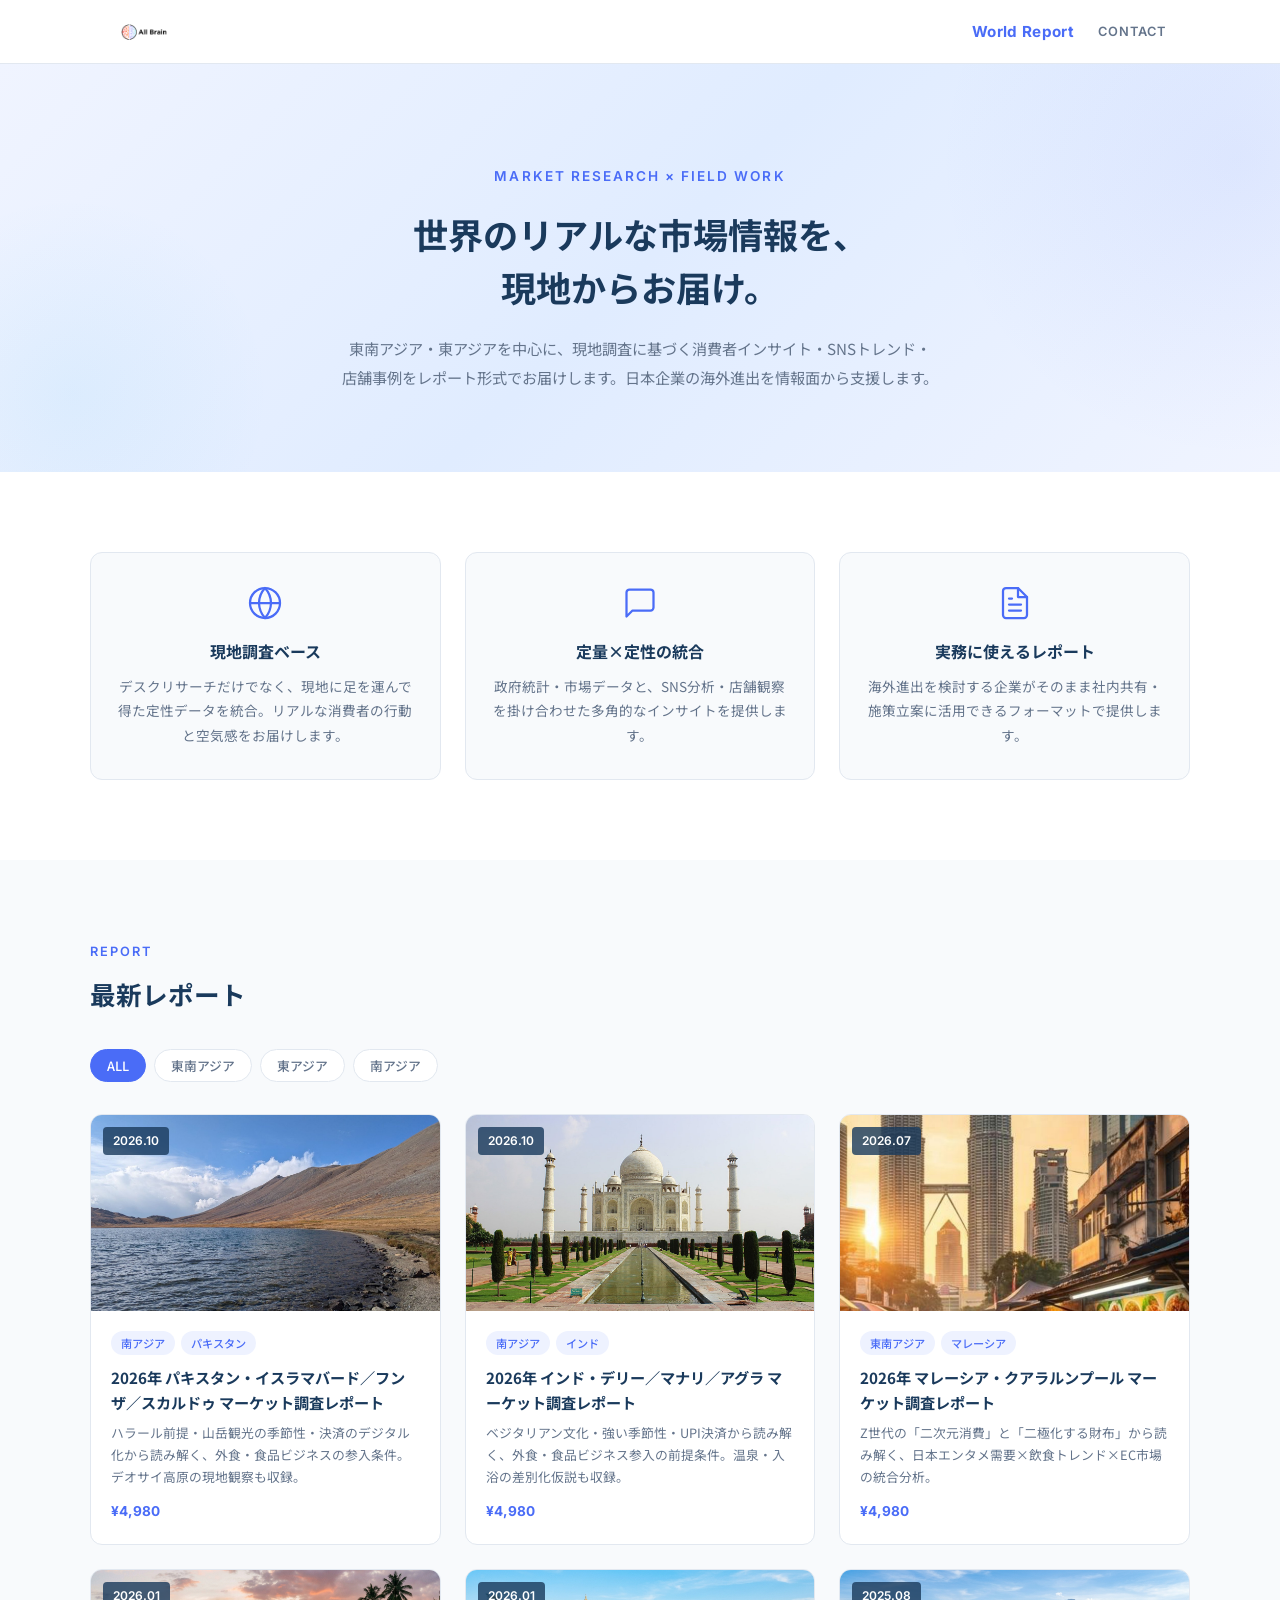
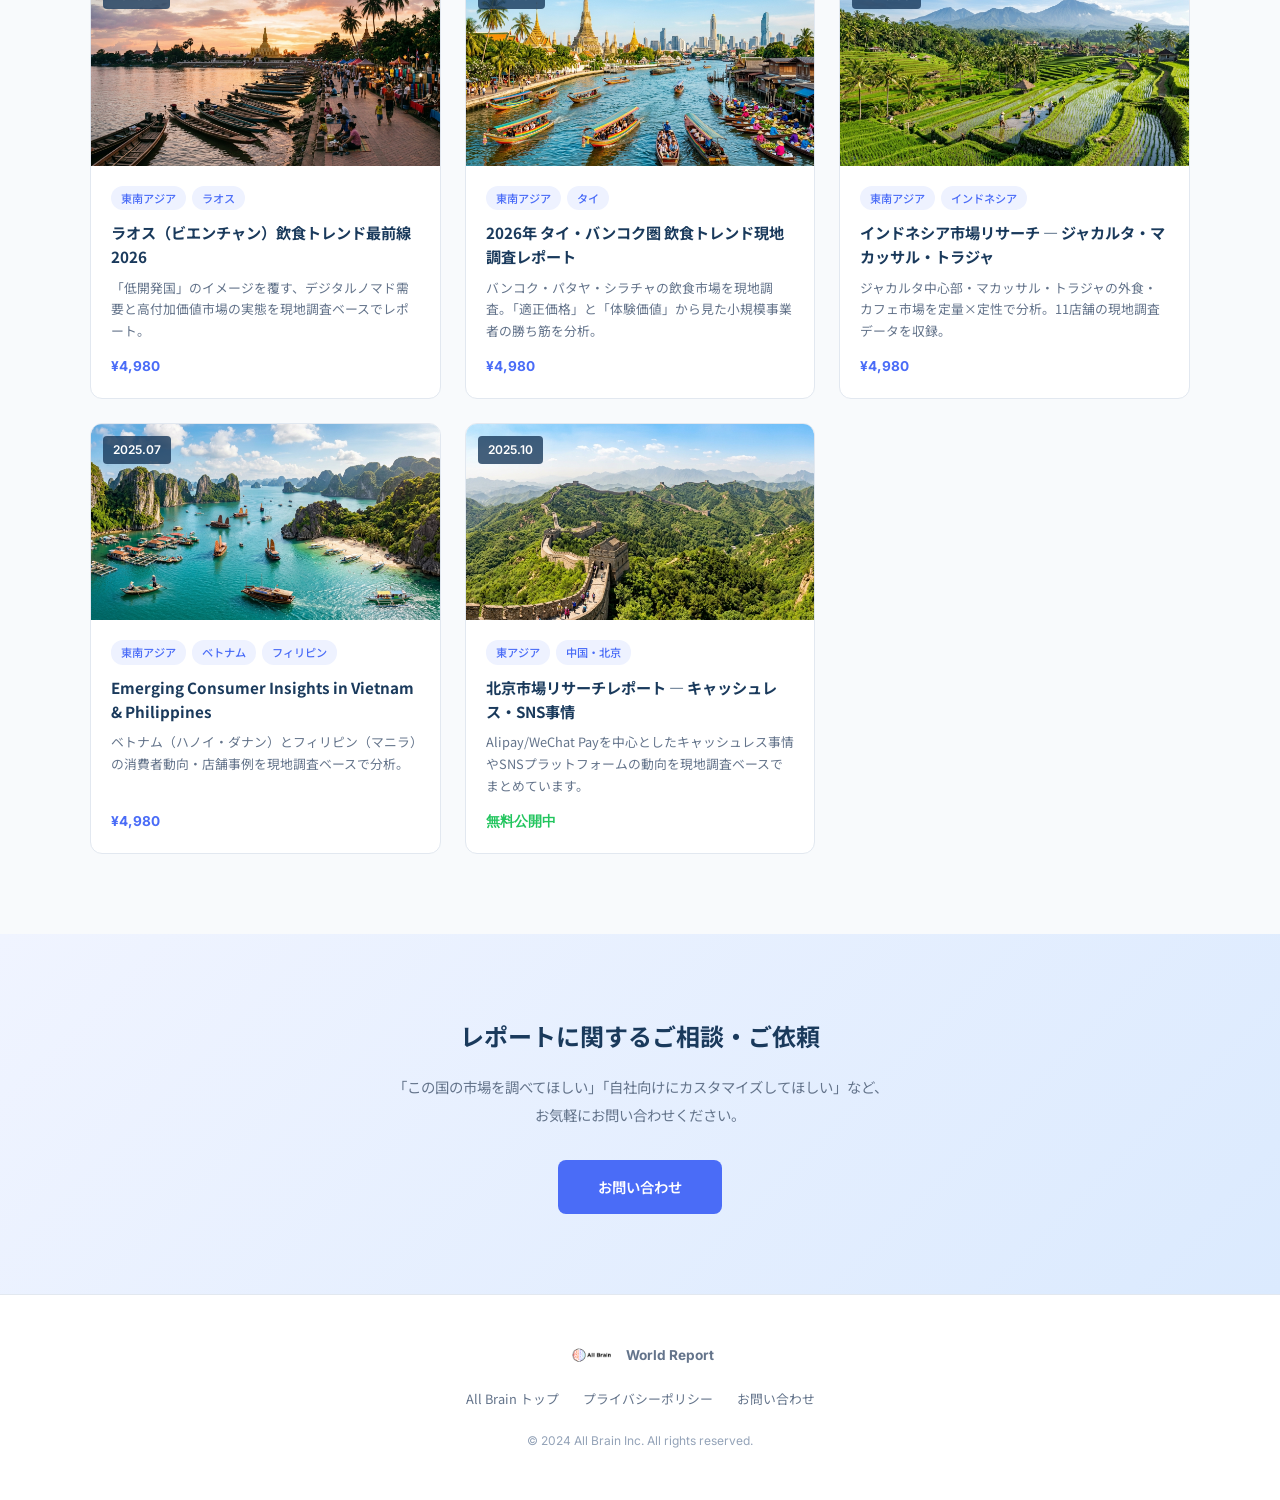
<file: index.html>
<!DOCTYPE html>
<html lang="ja">
<head>
  <meta charset="UTF-8">
  <meta name="viewport" content="width=device-width, initial-scale=1.0">
  <title>World Report｜世界のリアルな市場情報を現地からお届け</title>
  <meta name="description" content="World Report は、東南アジア・東アジアを中心に、現地調査に基づく市場インサイトレポートを提供するメディアです。">
  <meta property="og:title" content="World Report｜世界のリアルな市場情報を現地からお届け">
  <meta property="og:description" content="各国の消費者動向・SNSトレンド・店舗事例を現地調査レポートで発信。">
  <meta property="og:type" content="website">
  <meta property="og:url" content="https://worldreport.allbrain.one">
  <meta property="og:image" content="https://worldreport.allbrain.one/img/og-image.png">
  <link rel="icon" href="https://www.allbrain.one/img/logo-square.png">
  <link rel="preconnect" href="https://fonts.googleapis.com">
  <link rel="preconnect" href="https://fonts.gstatic.com" crossorigin>
  <link href="https://fonts.googleapis.com/css2?family=Noto+Sans+JP:wght@400;500;700&family=Inter:wght@400;500;600;700&display=swap" rel="stylesheet">
  <link rel="stylesheet" href="css/style.css">
</head>
<body>

  <!-- ========== HEADER ========== -->
  <header class="header" id="header">
    <div class="header__inner">
      <a href="https://www.allbrain.one" class="header__logo-link" title="All Brain トップへ">
        <img src="img/logo-horizontal.png" alt="All Brain" class="header__logo">
      </a>
      <nav class="header__nav">
        <a href="index.html" class="header__brand">World Report</a>
        <a href="https://www.allbrain.one/contact.html" class="header__nav-link">CONTACT</a>
      </nav>
    </div>
  </header>

  <!-- ========== HERO ========== -->
  <section class="hero">
    <div class="hero__inner">
      <p class="hero__label">MARKET RESEARCH × FIELD WORK</p>
      <h1 class="hero__title">世界のリアルな市場情報を、<br>現地からお届け。</h1>
      <p class="hero__description">東南アジア・東アジアを中心に、現地調査に基づく消費者インサイト・SNSトレンド・<br>店舗事例をレポート形式でお届けします。日本企業の海外進出を情報面から支援します。</p>
    </div>
  </section>

  <!-- ========== FEATURES ========== -->
  <section class="features" id="features">
    <div class="features__inner">
      <div class="features__grid">
        <div class="features__card">
          <div class="features__icon">
            <svg viewBox="0 0 24 24" fill="none" stroke="currentColor" stroke-width="1.5" stroke-linecap="round" stroke-linejoin="round"><circle cx="12" cy="12" r="10"/><line x1="2" y1="12" x2="22" y2="12"/><path d="M12 2a15.3 15.3 0 0 1 4 10 15.3 15.3 0 0 1-4 10 15.3 15.3 0 0 1-4-10A15.3 15.3 0 0 1 12 2z"/></svg>
          </div>
          <h3 class="features__card-title">現地調査ベース</h3>
          <p class="features__card-text">デスクリサーチだけでなく、現地に足を運んで得た定性データを統合。リアルな消費者の行動と空気感をお届けします。</p>
        </div>
        <div class="features__card">
          <div class="features__icon">
            <svg viewBox="0 0 24 24" fill="none" stroke="currentColor" stroke-width="1.5" stroke-linecap="round" stroke-linejoin="round"><path d="M21 15a2 2 0 0 1-2 2H7l-4 4V5a2 2 0 0 1 2-2h14a2 2 0 0 1 2 2z"/></svg>
          </div>
          <h3 class="features__card-title">定量×定性の統合</h3>
          <p class="features__card-text">政府統計・市場データと、SNS分析・店舗観察を掛け合わせた多角的なインサイトを提供します。</p>
        </div>
        <div class="features__card">
          <div class="features__icon">
            <svg viewBox="0 0 24 24" fill="none" stroke="currentColor" stroke-width="1.5" stroke-linecap="round" stroke-linejoin="round"><path d="M14 2H6a2 2 0 0 0-2 2v16a2 2 0 0 0 2 2h12a2 2 0 0 0 2-2V8z"/><polyline points="14 2 14 8 20 8"/><line x1="16" y1="13" x2="8" y2="13"/><line x1="16" y1="17" x2="8" y2="17"/><polyline points="10 9 9 9 8 9"/></svg>
          </div>
          <h3 class="features__card-title">実務に使えるレポート</h3>
          <p class="features__card-text">海外進出を検討する企業がそのまま社内共有・施策立案に活用できるフォーマットで提供します。</p>
        </div>
      </div>
    </div>
  </section>

  <!-- ========== ARTICLES ========== -->
  <section class="articles" id="articles">
    <div class="articles__inner">
      <p class="articles__label">REPORT</p>
      <h2 class="articles__heading">最新レポート</h2>

      <div class="articles__filter">
        <button class="articles__filter-btn is-active" data-filter="all">ALL</button>
        <button class="articles__filter-btn" data-filter="southeast-asia">東南アジア</button>
        <button class="articles__filter-btn" data-filter="east-asia">東アジア</button>
        <button class="articles__filter-btn" data-filter="south-asia">南アジア</button>
      </div>

      <div class="articles__grid">

        <!-- ── パキスタン ── -->
        <a href="articles/pakistan.html" class="article-card" data-tags="south-asia">
          <div class="article-card__thumb">
            <img src="img/thumbnails/pakistan.jpg" alt="パキスタン市場レポート">
            <span class="article-card__date">2026.10</span>
          </div>
          <div class="article-card__body">
            <div class="article-card__tags">
              <span class="article-card__tag">南アジア</span>
              <span class="article-card__tag">パキスタン</span>
            </div>
            <h3 class="article-card__title">2026年 パキスタン・イスラマバード／フンザ／スカルドゥ マーケット調査レポート</h3>
            <p class="article-card__excerpt">ハラール前提・山岳観光の季節性・決済のデジタル化から読み解く、外食・食品ビジネスの参入条件。デオサイ高原の現地観察も収録。</p>
            <span class="article-card__price">¥4,980</span>
          </div>
        </a>

        <!-- ── インド ── -->
        <a href="articles/india.html" class="article-card" data-tags="south-asia">
          <div class="article-card__thumb">
            <img src="img/thumbnails/india.jpg" alt="インド市場レポート">
            <span class="article-card__date">2026.10</span>
          </div>
          <div class="article-card__body">
            <div class="article-card__tags">
              <span class="article-card__tag">南アジア</span>
              <span class="article-card__tag">インド</span>
            </div>
            <h3 class="article-card__title">2026年 インド・デリー／マナリ／アグラ マーケット調査レポート</h3>
            <p class="article-card__excerpt">ベジタリアン文化・強い季節性・UPI決済から読み解く、外食・食品ビジネス参入の前提条件。温泉・入浴の差別化仮説も収録。</p>
            <span class="article-card__price">¥4,980</span>
          </div>
        </a>

        <!-- ── マレーシア ── -->
        <a href="articles/malaysia.html" class="article-card" data-tags="southeast-asia">
          <div class="article-card__thumb">
            <img src="img/thumbnails/malaysia.jpg" alt="マレーシア市場レポート">
            <span class="article-card__date">2026.07</span>
          </div>
          <div class="article-card__body">
            <div class="article-card__tags">
              <span class="article-card__tag">東南アジア</span>
              <span class="article-card__tag">マレーシア</span>
            </div>
            <h3 class="article-card__title">2026年 マレーシア・クアラルンプール マーケット調査レポート</h3>
            <p class="article-card__excerpt">Z世代の「二次元消費」と「二極化する財布」から読み解く、日本エンタメ需要×飲食トレンド×EC市場の統合分析。</p>
            <span class="article-card__price">¥4,980</span>
          </div>
        </a>

        <!-- ── ラオス ── -->
        <a href="articles/laos.html" class="article-card" data-tags="southeast-asia">
          <div class="article-card__thumb">
            <img src="img/thumbnails/laos.jpg" alt="ラオス市場レポート">
            <span class="article-card__date">2026.01</span>
          </div>
          <div class="article-card__body">
            <div class="article-card__tags">
              <span class="article-card__tag">東南アジア</span>
              <span class="article-card__tag">ラオス</span>
            </div>
            <h3 class="article-card__title">ラオス（ビエンチャン）飲食トレンド最前線 2026</h3>
            <p class="article-card__excerpt">「低開発国」のイメージを覆す、デジタルノマド需要と高付加価値市場の実態を現地調査ベースでレポート。</p>
            <span class="article-card__price">¥4,980</span>
          </div>
        </a>


        <!-- ── タイ ── -->
        <a href="articles/thailand.html" class="article-card" data-tags="southeast-asia">
          <div class="article-card__thumb">
            <img src="img/thumbnails/thailand.jpg" alt="タイ市場レポート">
            <span class="article-card__date">2026.01</span>
          </div>
          <div class="article-card__body">
            <div class="article-card__tags">
              <span class="article-card__tag">東南アジア</span>
              <span class="article-card__tag">タイ</span>
            </div>
            <h3 class="article-card__title">2026年 タイ・バンコク圏 飲食トレンド現地調査レポート</h3>
            <p class="article-card__excerpt">バンコク・パタヤ・シラチャの飲食市場を現地調査。「適正価格」と「体験価値」から見た小規模事業者の勝ち筋を分析。</p>
            <span class="article-card__price">¥4,980</span>
          </div>
        </a>


        <!-- ── インドネシア ── -->
        <a href="articles/indonesia.html" class="article-card" data-tags="southeast-asia">
          <div class="article-card__thumb">
            <img src="img/thumbnails/indonesia.jpg" alt="インドネシア市場レポート">
            <span class="article-card__date">2025.08</span>
          </div>
          <div class="article-card__body">
            <div class="article-card__tags">
              <span class="article-card__tag">東南アジア</span>
              <span class="article-card__tag">インドネシア</span>
            </div>
            <h3 class="article-card__title">インドネシア市場リサーチ — ジャカルタ・マカッサル・トラジャ</h3>
            <p class="article-card__excerpt">ジャカルタ中心部・マカッサル・トラジャの外食・カフェ市場を定量×定性で分析。11店舗の現地調査データを収録。</p>
            <span class="article-card__price">¥4,980</span>
          </div>
        </a>

        <!-- ── ベトナム＆フィリピン ── -->
        <a href="articles/vietnam-philippines.html" class="article-card" data-tags="southeast-asia">
          <div class="article-card__thumb">
            <img src="img/thumbnails/vietnam-philippines.jpg" alt="ベトナム＆フィリピン市場レポート">
            <span class="article-card__date">2025.07</span>
          </div>
          <div class="article-card__body">
            <div class="article-card__tags">
              <span class="article-card__tag">東南アジア</span>
              <span class="article-card__tag">ベトナム</span>
              <span class="article-card__tag">フィリピン</span>
            </div>
            <h3 class="article-card__title">Emerging Consumer Insights in Vietnam & Philippines</h3>
            <p class="article-card__excerpt">ベトナム（ハノイ・ダナン）とフィリピン（マニラ）の消費者動向・店舗事例を現地調査ベースで分析。</p>
            <span class="article-card__price">¥4,980</span>
          </div>
        </a>

        <!-- ── 北京（無料） ── -->
        <a href="articles/beijing.html" class="article-card" data-tags="east-asia">
          <div class="article-card__thumb">
            <img src="img/thumbnails/beijing.jpg" alt="北京市場レポート">
            <span class="article-card__date">2025.10</span>
          </div>
          <div class="article-card__body">
            <div class="article-card__tags">
              <span class="article-card__tag">東アジア</span>
              <span class="article-card__tag">中国・北京</span>
            </div>
            <h3 class="article-card__title">北京市場リサーチレポート — キャッシュレス・SNS事情</h3>
            <p class="article-card__excerpt">Alipay/WeChat Payを中心としたキャッシュレス事情やSNSプラットフォームの動向を現地調査ベースでまとめています。</p>
            <span class="article-card__price article-card__price--free">無料公開中</span>
          </div>
        </a>

      </div>
    </div>
  </section>

  <!-- ========== CTA ========== -->
  <section class="cta">
    <div class="cta__inner">
      <h2 class="cta__title">レポートに関するご相談・ご依頼</h2>
      <p class="cta__description">「この国の市場を調べてほしい」「自社向けにカスタマイズしてほしい」など、<br>お気軽にお問い合わせください。</p>
      <a href="https://www.allbrain.one/contact.html" class="cta__btn">お問い合わせ</a>
    </div>
  </section>

  <!-- ========== FOOTER ========== -->
  <footer class="footer">
    <div class="footer__inner">
      <div class="footer__top">
        <img src="img/logo-horizontal.png" alt="All Brain" class="footer__logo">
        <p class="footer__brand">World Report</p>
      </div>
      <div class="footer__links">
        <a href="https://www.allbrain.one" class="footer__link">All Brain トップ</a>
        <a href="https://www.allbrain.one/privacy.html" class="footer__link">プライバシーポリシー</a>
        <a href="https://www.allbrain.one/contact.html" class="footer__link">お問い合わせ</a>
      </div>
      <p class="footer__copy">&copy; 2024 All Brain Inc. All rights reserved.</p>
    </div>
  </footer>

  <script src="js/main.js"></script>
</body>
</html>
</file>
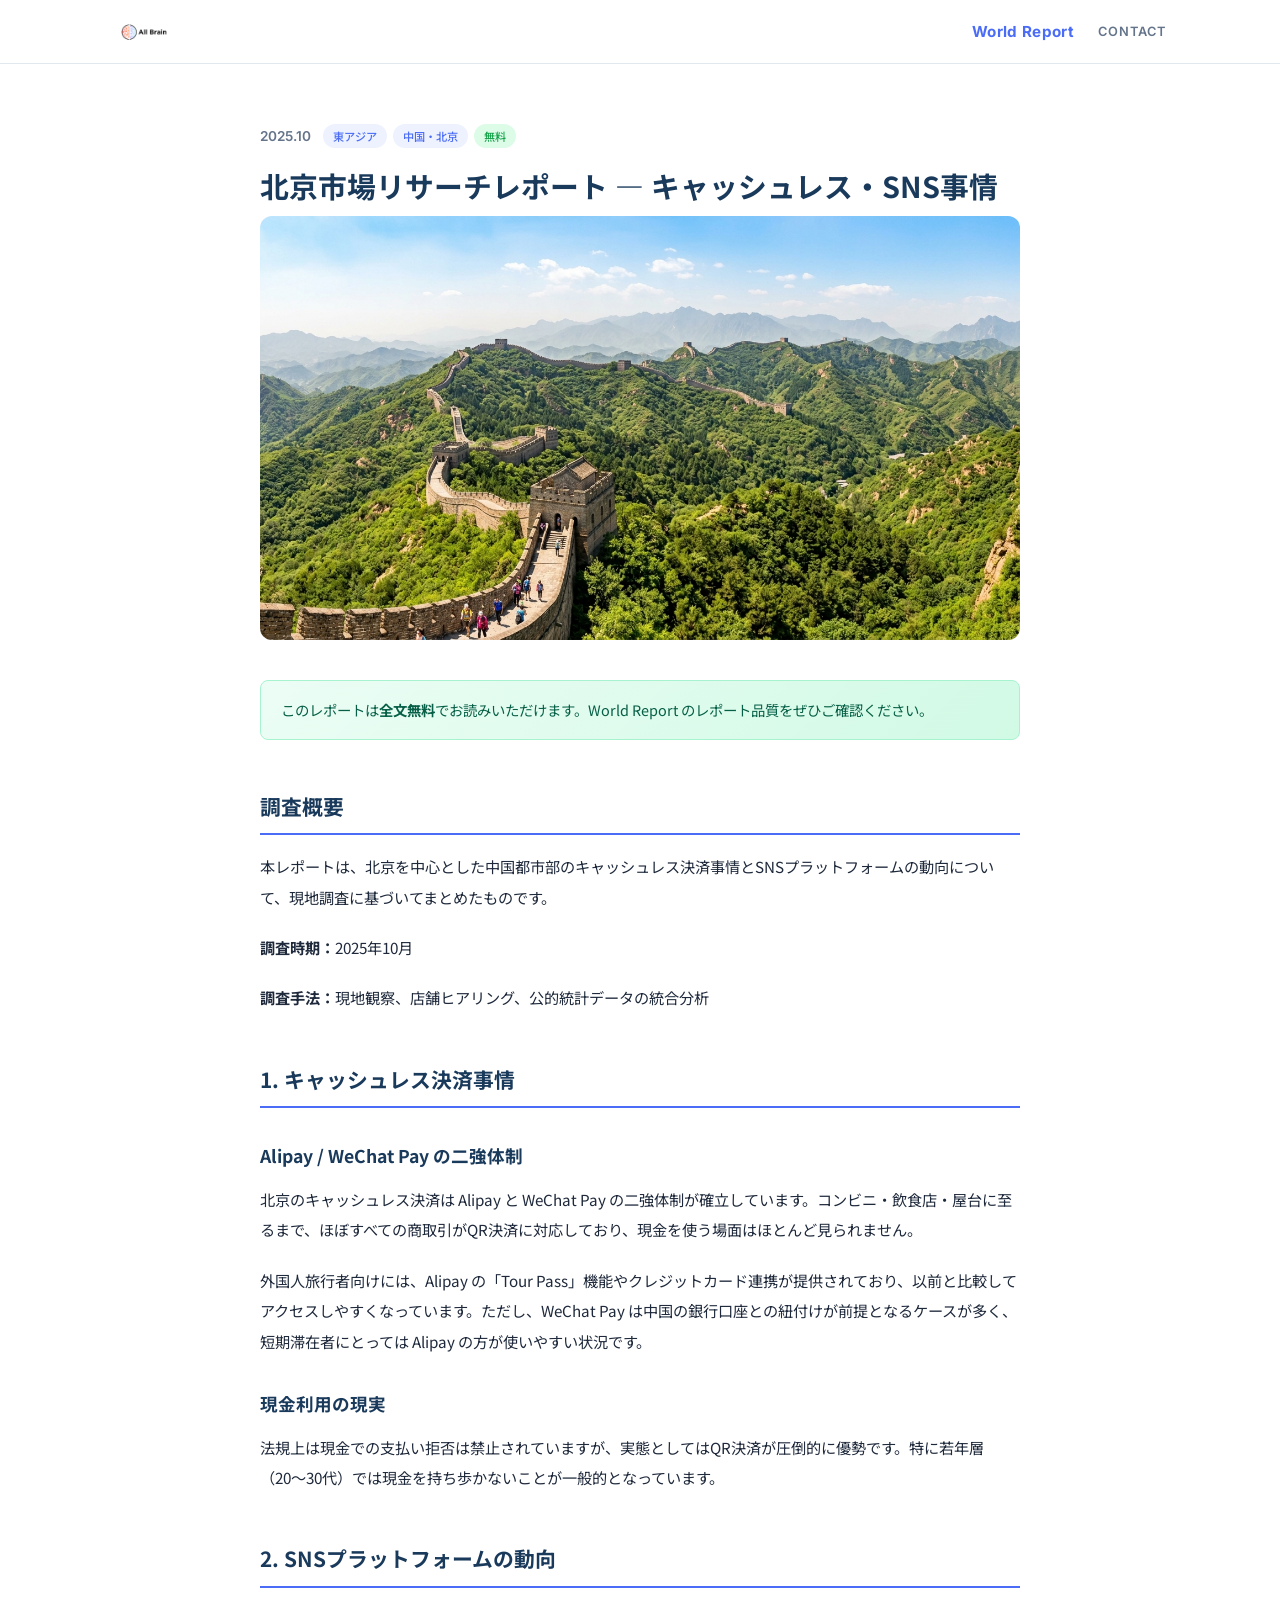
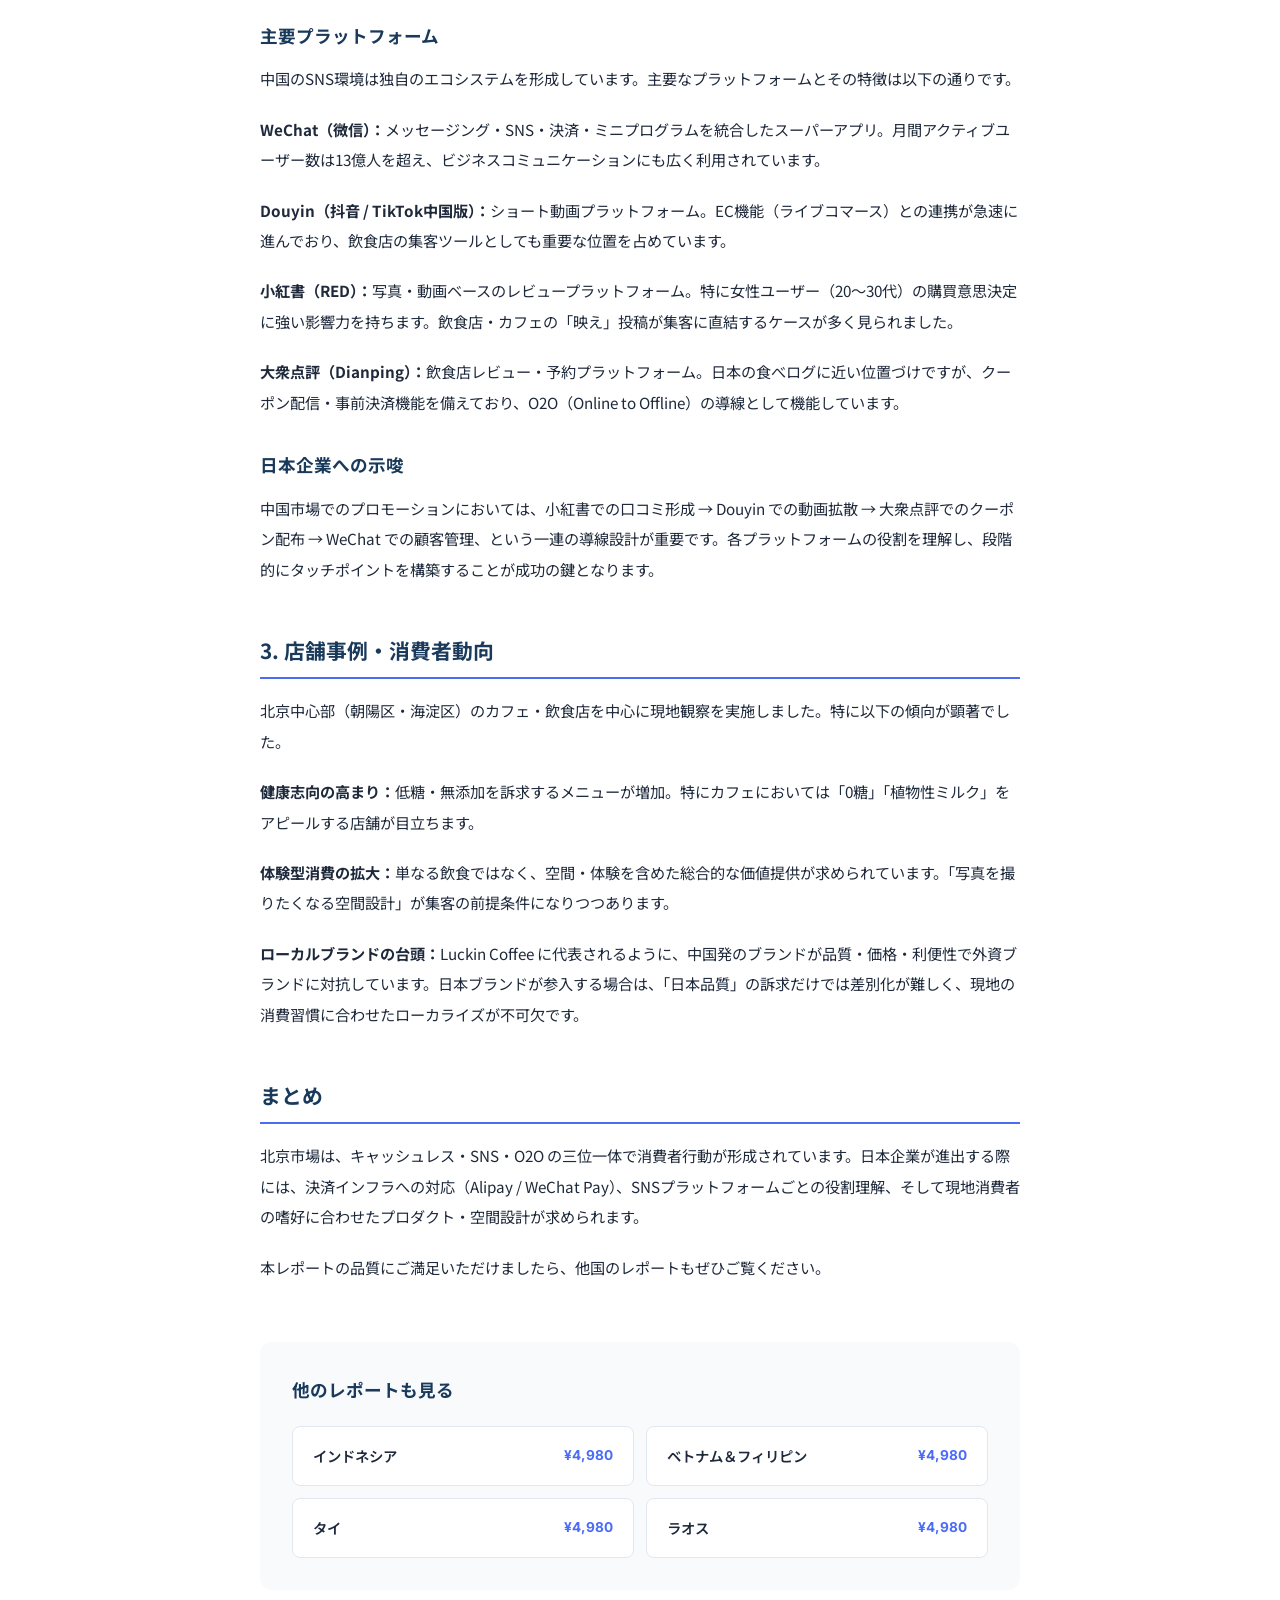
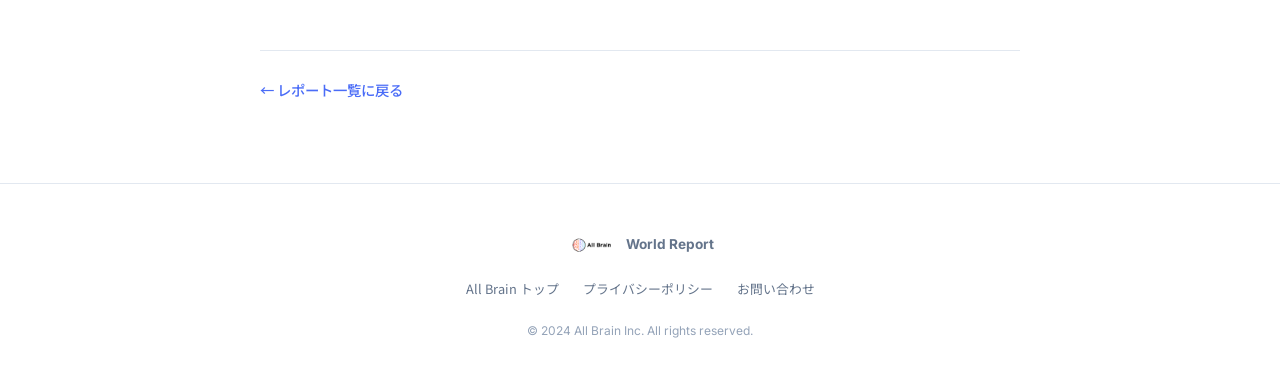
<file: articles/beijing.html>
<!DOCTYPE html>
<html lang="ja">
<head>
  <meta charset="UTF-8">
  <meta name="viewport" content="width=device-width, initial-scale=1.0">
  <title>北京市場リサーチレポート｜World Report</title>
  <meta name="description" content="北京のキャッシュレス事情・SNSプラットフォーム動向を現地調査ベースでまとめたレポートです。">
  <meta property="og:image" content="https://worldreport.allbrain.one/img/thumbnails/beijing-square.jpg">
  <link rel="icon" href="https://www.allbrain.one/img/logo-square.png">
  <link rel="preconnect" href="https://fonts.googleapis.com">
  <link rel="preconnect" href="https://fonts.gstatic.com" crossorigin>
  <link href="https://fonts.googleapis.com/css2?family=Noto+Sans+JP:wght@400;500;700&family=Inter:wght@400;500;600;700&display=swap" rel="stylesheet">
  <link rel="stylesheet" href="../css/style.css">
</head>
<body>

  <header class="header" id="header">
    <div class="header__inner">
      <a href="https://www.allbrain.one" class="header__logo-link">
        <img src="../img/logo-horizontal.png" alt="All Brain" class="header__logo">
      </a>
      <nav class="header__nav">
        <a href="../index.html" class="header__brand">World Report</a>
        <a href="https://www.allbrain.one/contact.html" class="header__nav-link">CONTACT</a>
      </nav>
    </div>
  </header>

  <article class="article-detail">
    <div class="article-detail__inner">

      <div class="article-detail__meta">
        <time class="article-detail__date">2025.10</time>
        <div class="article-detail__tags">
          <span class="article-card__tag">東アジア</span>
          <span class="article-card__tag">中国・北京</span>
          <span class="article-card__tag article-card__tag--free">無料</span>
        </div>
      </div>

      <h1 class="article-detail__title">北京市場リサーチレポート — キャッシュレス・SNS事情</h1>

      <div class="article-detail__hero-img">
        <img src="../img/thumbnails/beijing.jpg" alt="北京市場レポート">
      </div>

      <!-- ===== 無料バナー ===== -->
      <div class="article-detail__free-banner">
        <p>このレポートは<strong>全文無料</strong>でお読みいただけます。World Report のレポート品質をぜひご確認ください。</p>
      </div>

      <div class="article-detail__content">

        <h2>調査概要</h2>
        <p>本レポートは、北京を中心とした中国都市部のキャッシュレス決済事情とSNSプラットフォームの動向について、現地調査に基づいてまとめたものです。</p>
        <p><strong>調査時期：</strong>2025年10月</p>
        <p><strong>調査手法：</strong>現地観察、店舗ヒアリング、公的統計データの統合分析</p>

        <h2>1. キャッシュレス決済事情</h2>
        <h3>Alipay / WeChat Pay の二強体制</h3>
        <p>北京のキャッシュレス決済は Alipay と WeChat Pay の二強体制が確立しています。コンビニ・飲食店・屋台に至るまで、ほぼすべての商取引がQR決済に対応しており、現金を使う場面はほとんど見られません。</p>
        <p>外国人旅行者向けには、Alipay の「Tour Pass」機能やクレジットカード連携が提供されており、以前と比較してアクセスしやすくなっています。ただし、WeChat Pay は中国の銀行口座との紐付けが前提となるケースが多く、短期滞在者にとっては Alipay の方が使いやすい状況です。</p>

        <h3>現金利用の現実</h3>
        <p>法規上は現金での支払い拒否は禁止されていますが、実態としてはQR決済が圧倒的に優勢です。特に若年層（20〜30代）では現金を持ち歩かないことが一般的となっています。</p>

        <h2>2. SNSプラットフォームの動向</h2>
        <h3>主要プラットフォーム</h3>
        <p>中国のSNS環境は独自のエコシステムを形成しています。主要なプラットフォームとその特徴は以下の通りです。</p>
        <p><strong>WeChat（微信）：</strong>メッセージング・SNS・決済・ミニプログラムを統合したスーパーアプリ。月間アクティブユーザー数は13億人を超え、ビジネスコミュニケーションにも広く利用されています。</p>
        <p><strong>Douyin（抖音 / TikTok中国版）：</strong>ショート動画プラットフォーム。EC機能（ライブコマース）との連携が急速に進んでおり、飲食店の集客ツールとしても重要な位置を占めています。</p>
        <p><strong>小紅書（RED）：</strong>写真・動画ベースのレビュープラットフォーム。特に女性ユーザー（20〜30代）の購買意思決定に強い影響力を持ちます。飲食店・カフェの「映え」投稿が集客に直結するケースが多く見られました。</p>
        <p><strong>大衆点評（Dianping）：</strong>飲食店レビュー・予約プラットフォーム。日本の食べログに近い位置づけですが、クーポン配信・事前決済機能を備えており、O2O（Online to Offline）の導線として機能しています。</p>

        <h3>日本企業への示唆</h3>
        <p>中国市場でのプロモーションにおいては、小紅書での口コミ形成 → Douyin での動画拡散 → 大衆点評でのクーポン配布 → WeChat での顧客管理、という一連の導線設計が重要です。各プラットフォームの役割を理解し、段階的にタッチポイントを構築することが成功の鍵となります。</p>

        <h2>3. 店舗事例・消費者動向</h2>
        <p>北京中心部（朝陽区・海淀区）のカフェ・飲食店を中心に現地観察を実施しました。特に以下の傾向が顕著でした。</p>
        <p><strong>健康志向の高まり：</strong>低糖・無添加を訴求するメニューが増加。特にカフェにおいては「0糖」「植物性ミルク」をアピールする店舗が目立ちます。</p>
        <p><strong>体験型消費の拡大：</strong>単なる飲食ではなく、空間・体験を含めた総合的な価値提供が求められています。「写真を撮りたくなる空間設計」が集客の前提条件になりつつあります。</p>
        <p><strong>ローカルブランドの台頭：</strong>Luckin Coffee に代表されるように、中国発のブランドが品質・価格・利便性で外資ブランドに対抗しています。日本ブランドが参入する場合は、「日本品質」の訴求だけでは差別化が難しく、現地の消費習慣に合わせたローカライズが不可欠です。</p>

        <h2>まとめ</h2>
        <p>北京市場は、キャッシュレス・SNS・O2O の三位一体で消費者行動が形成されています。日本企業が進出する際には、決済インフラへの対応（Alipay / WeChat Pay）、SNSプラットフォームごとの役割理解、そして現地消費者の嗜好に合わせたプロダクト・空間設計が求められます。</p>
        <p>本レポートの品質にご満足いただけましたら、他国のレポートもぜひご覧ください。</p>

      </div>

      <!-- ===== 他のレポートへの導線 ===== -->
      <div class="article-detail__upsell">
        <h3>他のレポートも見る</h3>
        <div class="article-detail__upsell-grid">
          <a href="indonesia.html" class="article-detail__upsell-card">
            <span class="article-detail__upsell-country">インドネシア</span>
            <span class="article-detail__upsell-price">¥4,980</span>
          </a>
          <a href="vietnam-philippines.html" class="article-detail__upsell-card">
            <span class="article-detail__upsell-country">ベトナム＆フィリピン</span>
            <span class="article-detail__upsell-price">¥4,980</span>
          </a>
          <a href="thailand.html" class="article-detail__upsell-card">
            <span class="article-detail__upsell-country">タイ</span>
            <span class="article-detail__upsell-price">¥4,980</span>
          </a>
          <a href="laos.html" class="article-detail__upsell-card">
            <span class="article-detail__upsell-country">ラオス</span>
            <span class="article-detail__upsell-price">¥4,980</span>
          </a>
        </div>
      </div>

      <div class="article-detail__back">
        <a href="../index.html" class="article-detail__back-link">← レポート一覧に戻る</a>
      </div>

    </div>
  </article>

  <footer class="footer">
    <div class="footer__inner">
      <div class="footer__top">
        <img src="../img/logo-horizontal.png" alt="All Brain" class="footer__logo">
        <p class="footer__brand">World Report</p>
      </div>
      <div class="footer__links">
        <a href="https://www.allbrain.one" class="footer__link">All Brain トップ</a>
        <a href="https://www.allbrain.one/privacy.html" class="footer__link">プライバシーポリシー</a>
        <a href="https://www.allbrain.one/contact.html" class="footer__link">お問い合わせ</a>
      </div>
      <p class="footer__copy">&copy; 2024 All Brain Inc. All rights reserved.</p>
    </div>
  </footer>

  <script src="../js/main.js"></script>
</body>
</html>
</file>
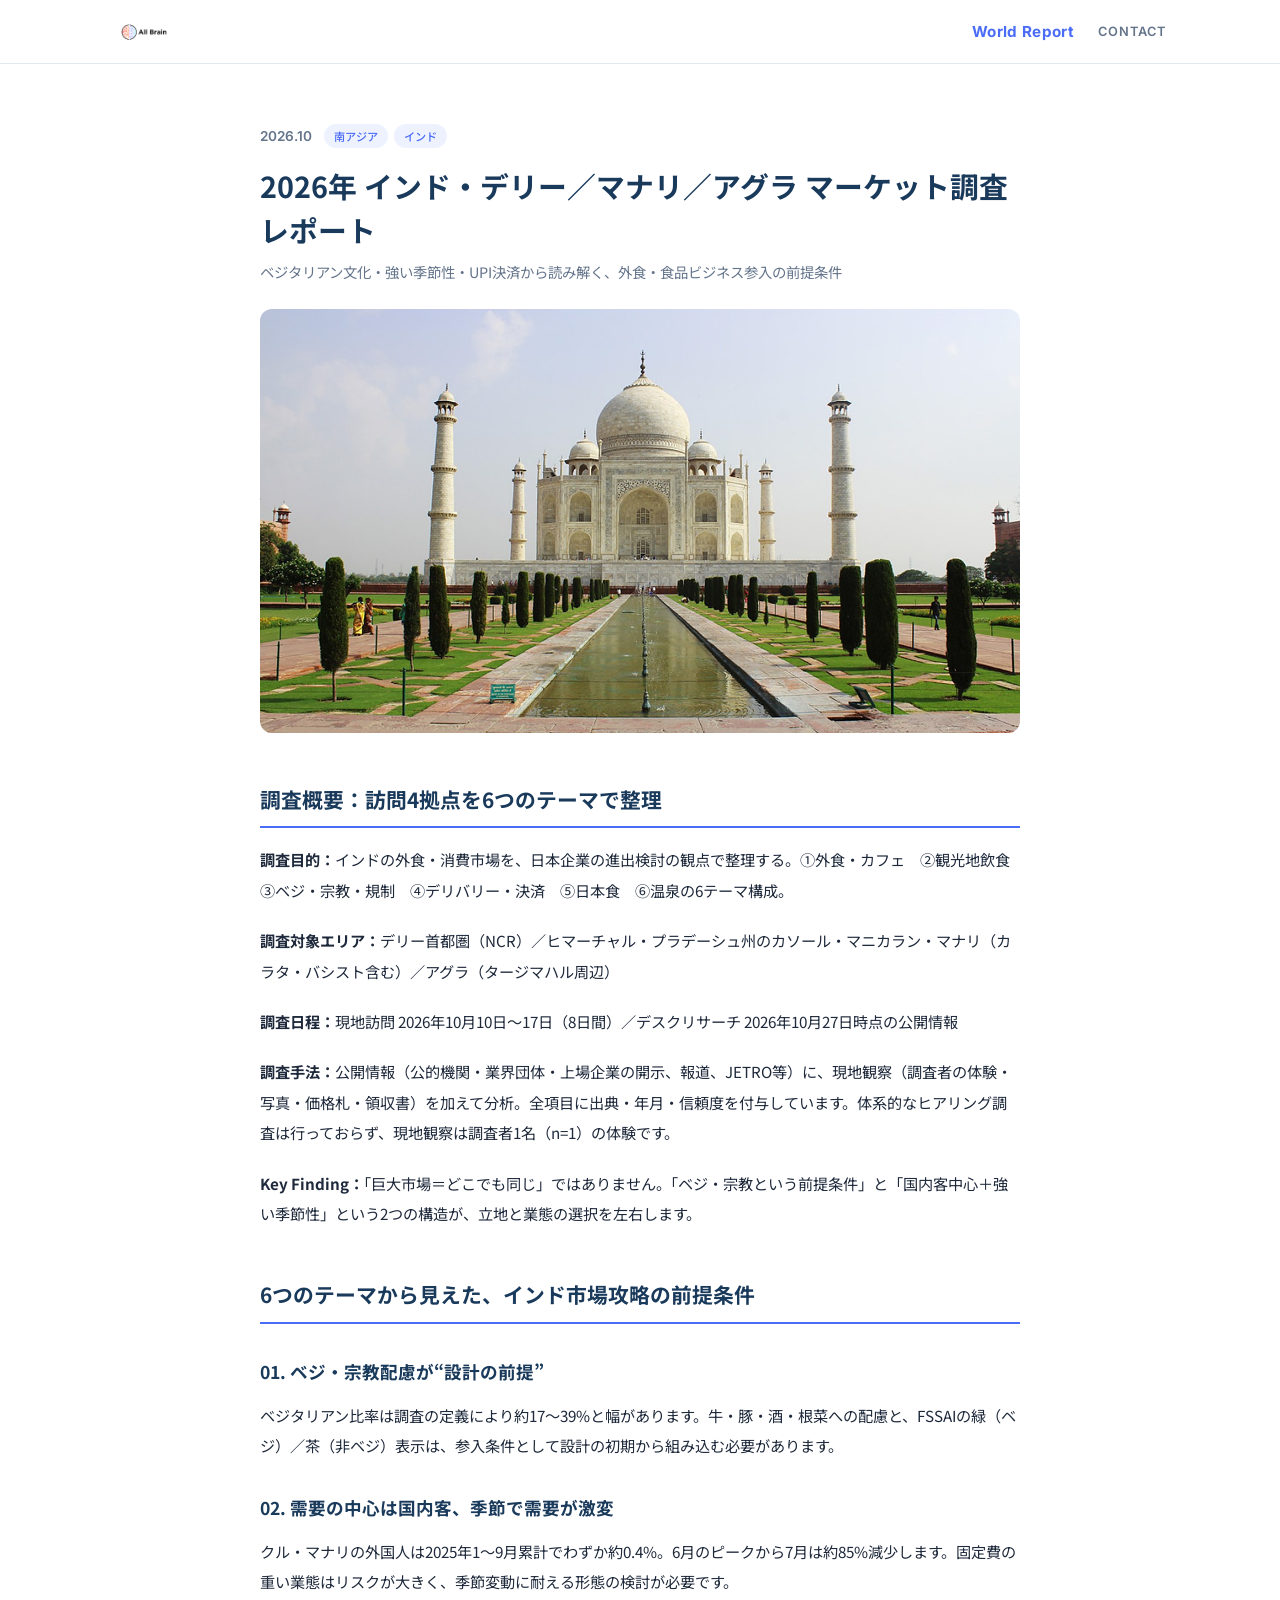
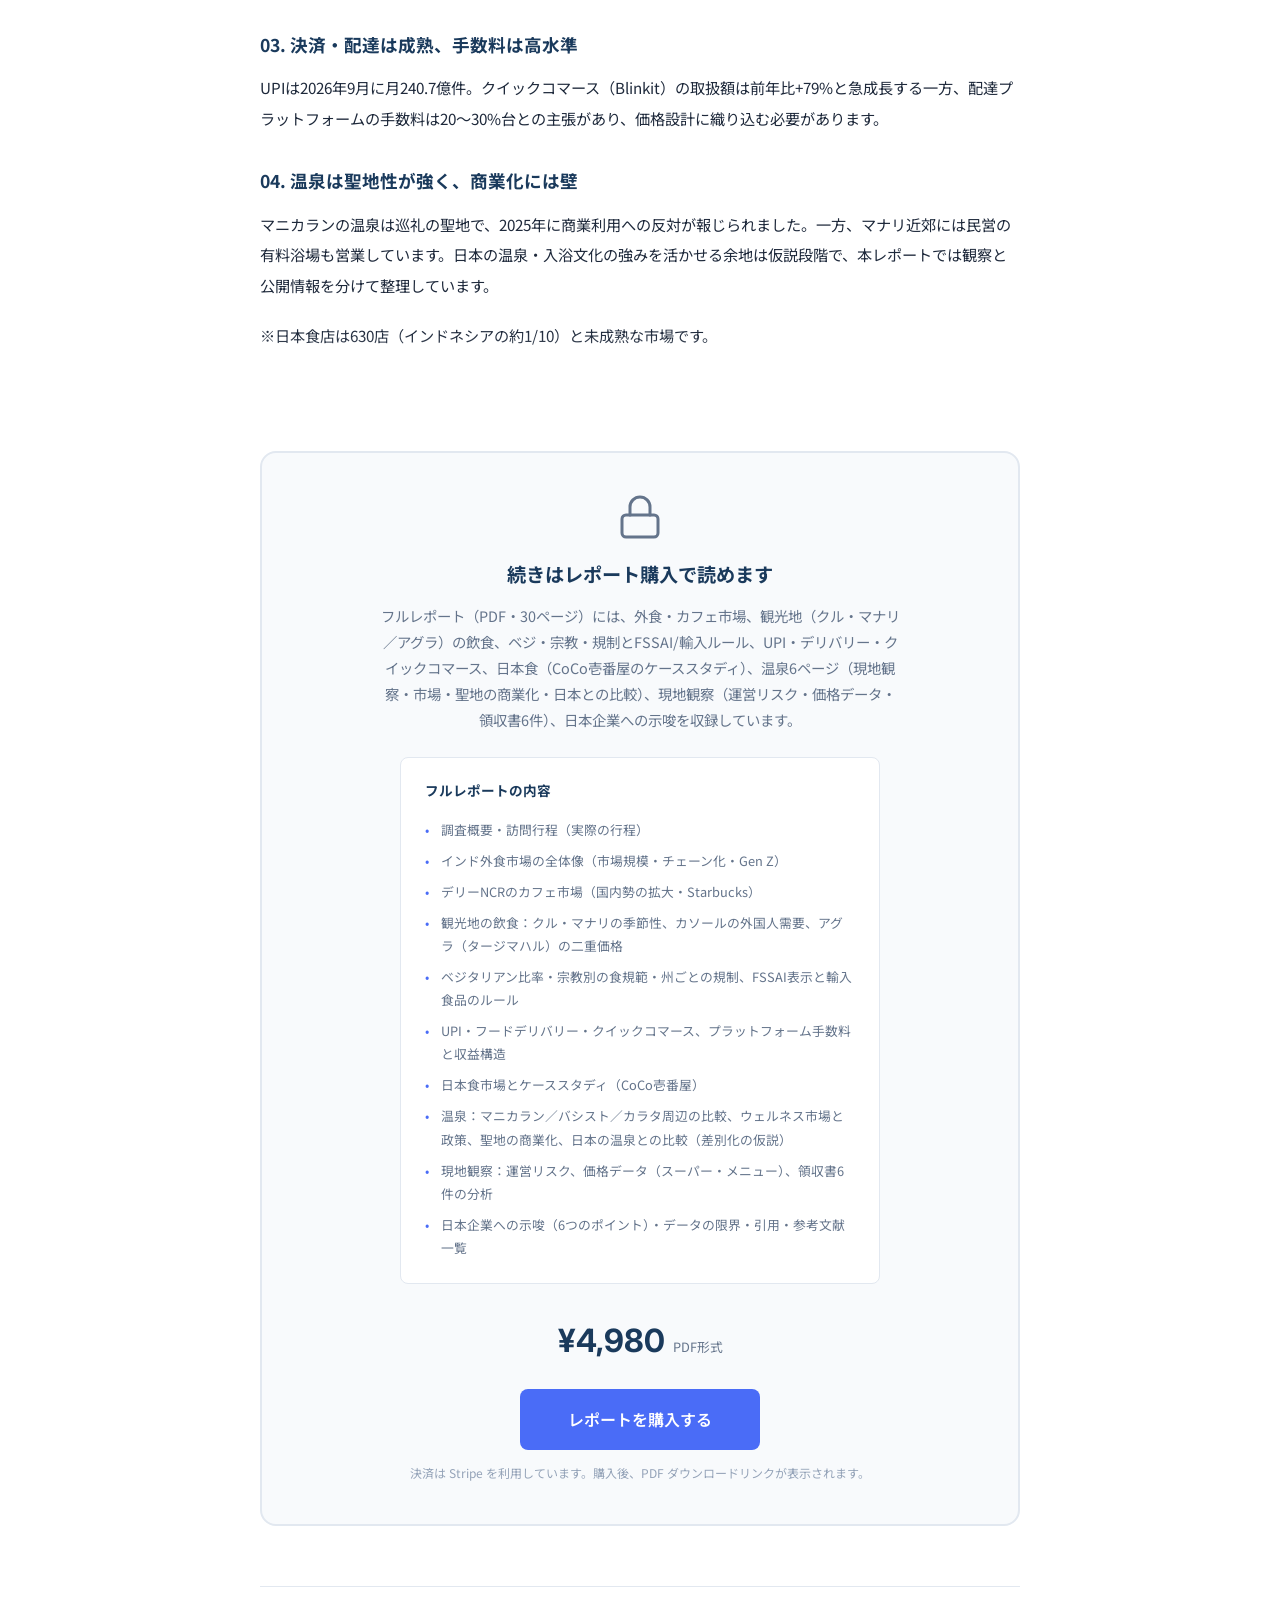
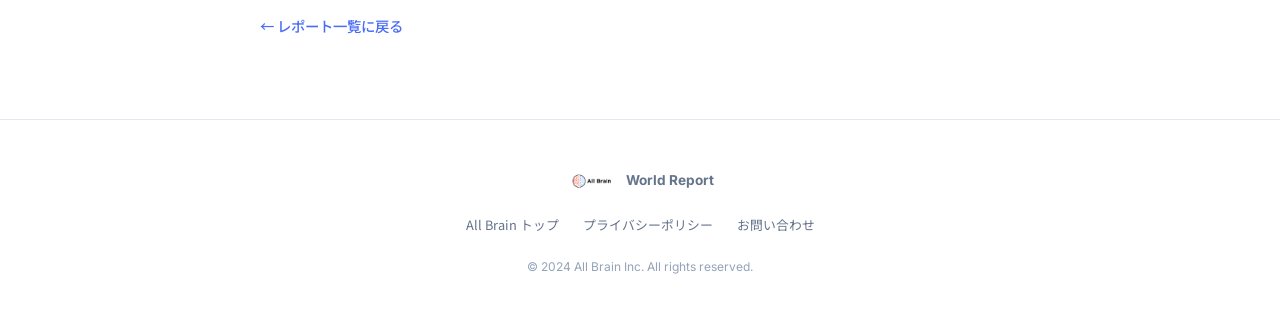
<file: articles/india.html>
<!DOCTYPE html>
<html lang="ja">
<head>
  <meta charset="UTF-8">
  <meta name="viewport" content="width=device-width, initial-scale=1.0">
  <title>2026年 インド・デリー／マナリ／アグラ マーケット調査レポート｜World Report</title>
  <meta name="description" content="デリー・マニカラン・マナリ・アグラの外食・観光地飲食・宗教規制・デリバリー/決済・日本食・温泉を、公開情報と現地観察で分析。ベジタリアン文化と強い季節性から読み解く参入の前提条件。">
  <meta property="og:title" content="2026年 インド・デリー／マナリ／アグラ マーケット調査レポート｜World Report">
  <meta property="og:description" content="外食×観光地×宗教・規制×決済×日本食×温泉、6テーマの公開情報と現地観察を統合分析。">
  <meta property="og:image" content="https://worldreport.allbrain.one/img/thumbnails/india-square.jpg">
  <link rel="icon" href="https://www.allbrain.one/img/logo-square.png">
  <link rel="preconnect" href="https://fonts.googleapis.com">
  <link rel="preconnect" href="https://fonts.gstatic.com" crossorigin>
  <link href="https://fonts.googleapis.com/css2?family=Noto+Sans+JP:wght@400;500;700&family=Inter:wght@400;500;600;700&display=swap" rel="stylesheet">
  <link rel="stylesheet" href="../css/style.css">
</head>
<body>

  <header class="header" id="header">
    <div class="header__inner">
      <a href="https://www.allbrain.one" class="header__logo-link">
        <img src="../img/logo-horizontal.png" alt="All Brain" class="header__logo">
      </a>
      <nav class="header__nav">
        <a href="../index.html" class="header__brand">World Report</a>
        <a href="https://www.allbrain.one/contact.html" class="header__nav-link">CONTACT</a>
      </nav>
    </div>
  </header>

  <article class="article-detail">
    <div class="article-detail__inner">

      <div class="article-detail__meta">
        <time class="article-detail__date">2026.10</time>
        <div class="article-detail__tags">
          <span class="article-card__tag">南アジア</span>
          <span class="article-card__tag">インド</span>
        </div>
      </div>

      <h1 class="article-detail__title">2026年 インド・デリー／マナリ／アグラ マーケット調査レポート</h1>
      <p class="article-detail__subtitle">ベジタリアン文化・強い季節性・UPI決済から読み解く、外食・食品ビジネス参入の前提条件</p>

      <div class="article-detail__hero-img">
        <img src="../img/thumbnails/india.jpg" alt="2026年 インド・デリー／マナリ／アグラ マーケット調査レポート">
      </div>

      <div class="article-detail__content">

        <!-- ===== 無料公開エリア ===== -->
        <h2>調査概要：訪問4拠点を6つのテーマで整理</h2>

        <p><strong>調査目的：</strong>インドの外食・消費市場を、日本企業の進出検討の観点で整理する。①外食・カフェ　②観光地飲食　③ベジ・宗教・規制　④デリバリー・決済　⑤日本食　⑥温泉の6テーマ構成。</p>
        <p><strong>調査対象エリア：</strong>デリー首都圏（NCR）／ヒマーチャル・プラデーシュ州のカソール・マニカラン・マナリ（カラタ・バシスト含む）／アグラ（タージマハル周辺）</p>
        <p><strong>調査日程：</strong>現地訪問 2026年10月10日〜17日（8日間）／デスクリサーチ 2026年10月27日時点の公開情報</p>
        <p><strong>調査手法：</strong>公開情報（公的機関・業界団体・上場企業の開示、報道、JETRO等）に、現地観察（調査者の体験・写真・価格札・領収書）を加えて分析。全項目に出典・年月・信頼度を付与しています。体系的なヒアリング調査は行っておらず、現地観察は調査者1名（n=1）の体験です。</p>

        <p><strong>Key Finding：</strong>「巨大市場＝どこでも同じ」ではありません。「ベジ・宗教という前提条件」と「国内客中心＋強い季節性」という2つの構造が、立地と業態の選択を左右します。</p>

        <h2>6つのテーマから見えた、インド市場攻略の前提条件</h2>

        <h3>01. ベジ・宗教配慮が“設計の前提”</h3>
        <p>ベジタリアン比率は調査の定義により約17〜39%と幅があります。牛・豚・酒・根菜への配慮と、FSSAIの緑（ベジ）／茶（非ベジ）表示は、参入条件として設計の初期から組み込む必要があります。</p>

        <h3>02. 需要の中心は国内客、季節で需要が激変</h3>
        <p>クル・マナリの外国人は2025年1〜9月累計でわずか約0.4%。6月のピークから7月は約85%減少します。固定費の重い業態はリスクが大きく、季節変動に耐える形態の検討が必要です。</p>

        <h3>03. 決済・配達は成熟、手数料は高水準</h3>
        <p>UPIは2026年9月に月240.7億件。クイックコマース（Blinkit）の取扱額は前年比+79%と急成長する一方、配達プラットフォームの手数料は20〜30%台との主張があり、価格設計に織り込む必要があります。</p>

        <h3>04. 温泉は聖地性が強く、商業化には壁</h3>
        <p>マニカランの温泉は巡礼の聖地で、2025年に商業利用への反対が報じられました。一方、マナリ近郊には民営の有料浴場も営業しています。日本の温泉・入浴文化の強みを活かせる余地は仮説段階で、本レポートでは観察と公開情報を分けて整理しています。</p>

        <p>※日本食店は630店（インドネシアの約1/10）と未成熟な市場です。</p>

      </div>

      <!-- ===== ペイウォール ===== -->
      <div class="paywall">
        <div class="paywall__blur"></div>
        <div class="paywall__content">
          <div class="paywall__icon">
            <svg viewBox="0 0 24 24" fill="none" stroke="currentColor" stroke-width="1.5" stroke-linecap="round" stroke-linejoin="round"><rect x="3" y="11" width="18" height="11" rx="2" ry="2"/><path d="M7 11V7a5 5 0 0 1 10 0v4"/></svg>
          </div>
          <h3 class="paywall__title">続きはレポート購入で読めます</h3>
          <p class="paywall__description">フルレポート（PDF・30ページ）には、外食・カフェ市場、観光地（クル・マナリ／アグラ）の飲食、ベジ・宗教・規制とFSSAI/輸入ルール、UPI・デリバリー・クイックコマース、日本食（CoCo壱番屋のケーススタディ）、温泉6ページ（現地観察・市場・聖地の商業化・日本との比較）、現地観察（運営リスク・価格データ・領収書6件）、日本企業への示唆を収録しています。</p>

          <div class="paywall__toc">
            <h4>フルレポートの内容</h4>
            <ul>
              <li>調査概要・訪問行程（実際の行程）</li>
              <li>インド外食市場の全体像（市場規模・チェーン化・Gen Z）</li>
              <li>デリーNCRのカフェ市場（国内勢の拡大・Starbucks）</li>
              <li>観光地の飲食：クル・マナリの季節性、カソールの外国人需要、アグラ（タージマハル）の二重価格</li>
              <li>ベジタリアン比率・宗教別の食規範・州ごとの規制、FSSAI表示と輸入食品のルール</li>
              <li>UPI・フードデリバリー・クイックコマース、プラットフォーム手数料と収益構造</li>
              <li>日本食市場とケーススタディ（CoCo壱番屋）</li>
              <li>温泉：マニカラン／バシスト／カラタ周辺の比較、ウェルネス市場と政策、聖地の商業化、日本の温泉との比較（差別化の仮説）</li>
              <li>現地観察：運営リスク、価格データ（スーパー・メニュー）、領収書6件の分析</li>
              <li>日本企業への示唆（6つのポイント）・データの限界・引用・参考文献一覧</li>
            </ul>
          </div>

          <div class="paywall__price-box">
            <span class="paywall__price">¥4,980</span>
            <span class="paywall__format">PDF形式</span>
          </div>
          <a href="https://buy.stripe.com/eVqaEWaqH3qX0G829W7g406" class="paywall__btn" target="_blank" rel="noopener">レポートを購入する</a>
          <p class="paywall__note">決済は Stripe を利用しています。購入後、PDF ダウンロードリンクが表示されます。</p>
        </div>
      </div>

      <div class="article-detail__back">
        <a href="../index.html" class="article-detail__back-link">← レポート一覧に戻る</a>
      </div>

    </div>
  </article>

  <footer class="footer">
    <div class="footer__inner">
      <div class="footer__top">
        <img src="../img/logo-horizontal.png" alt="All Brain" class="footer__logo">
        <p class="footer__brand">World Report</p>
      </div>
      <div class="footer__links">
        <a href="https://www.allbrain.one" class="footer__link">All Brain トップ</a>
        <a href="https://www.allbrain.one/privacy.html" class="footer__link">プライバシーポリシー</a>
        <a href="https://www.allbrain.one/contact.html" class="footer__link">お問い合わせ</a>
      </div>
      <p class="footer__copy">&copy; 2024 All Brain Inc. All rights reserved.</p>
    </div>
  </footer>

  <script src="../js/main.js"></script>
</body>
</html>
</file>
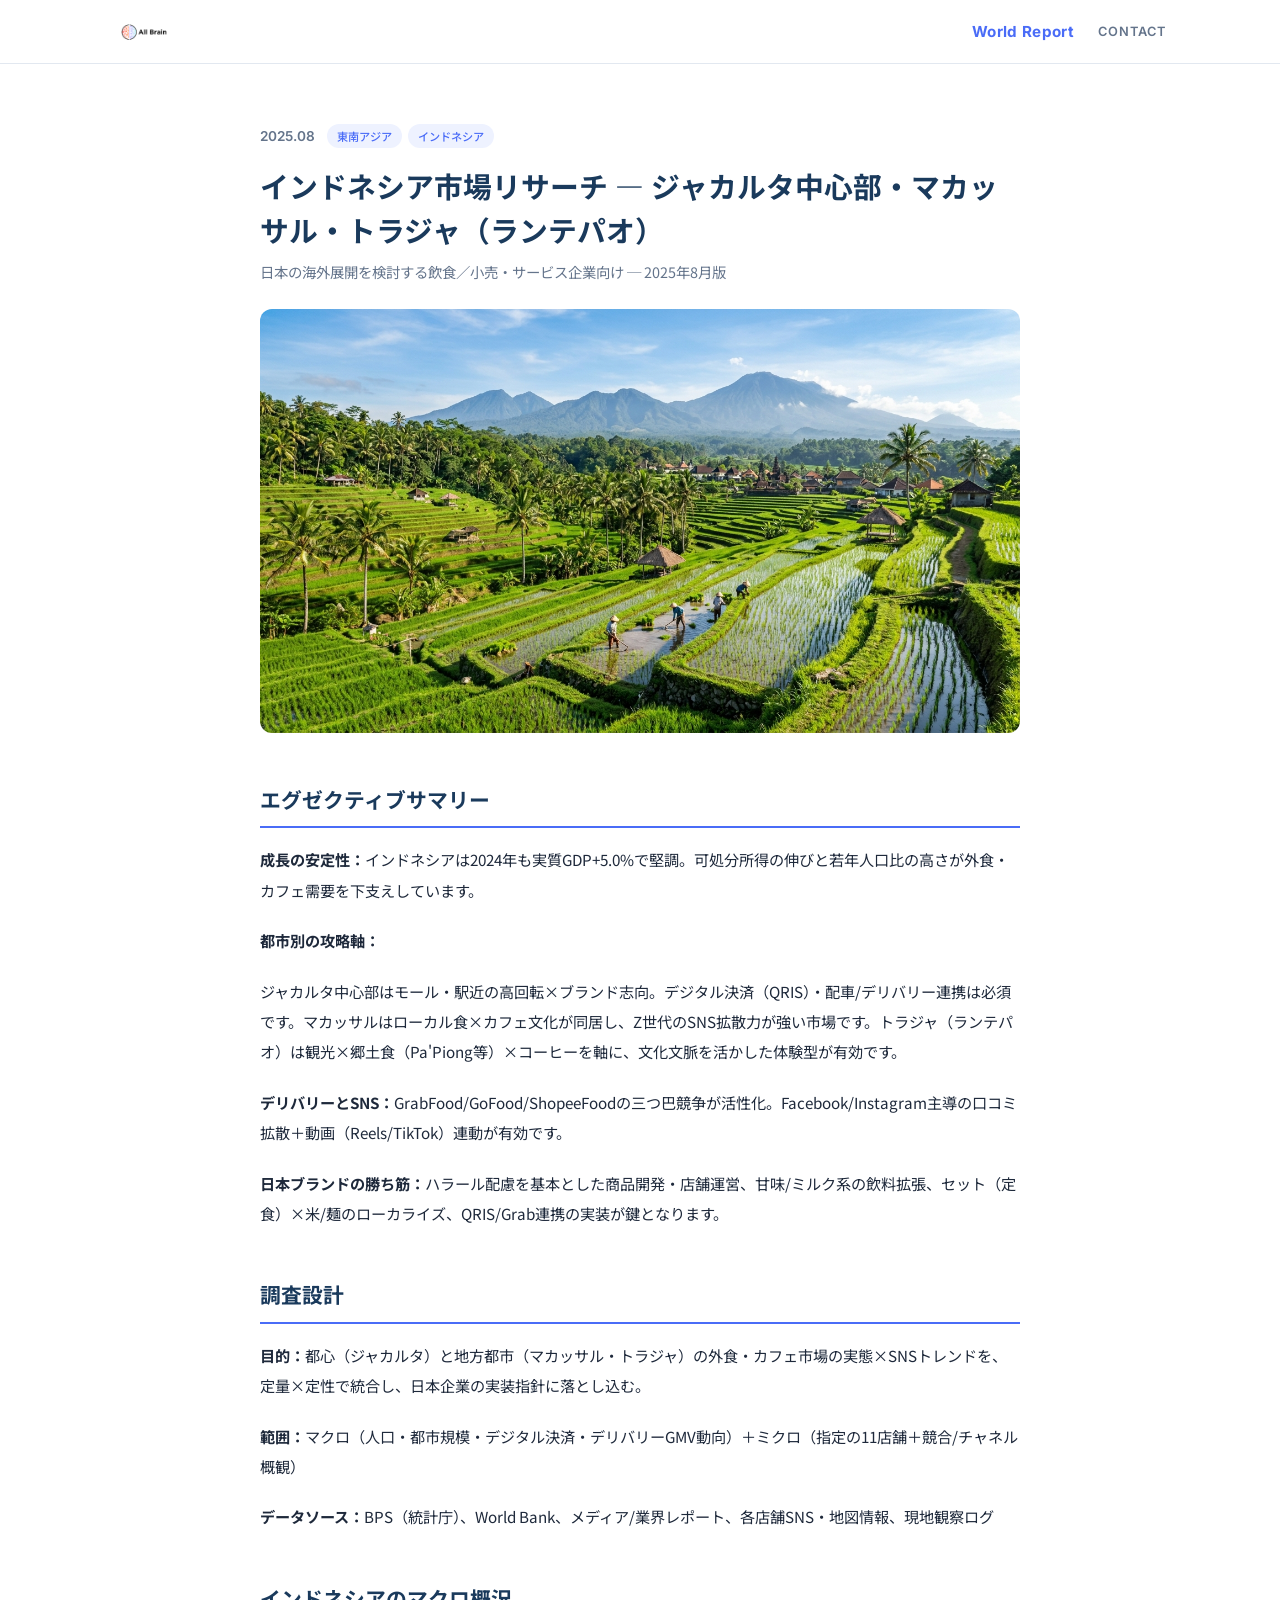
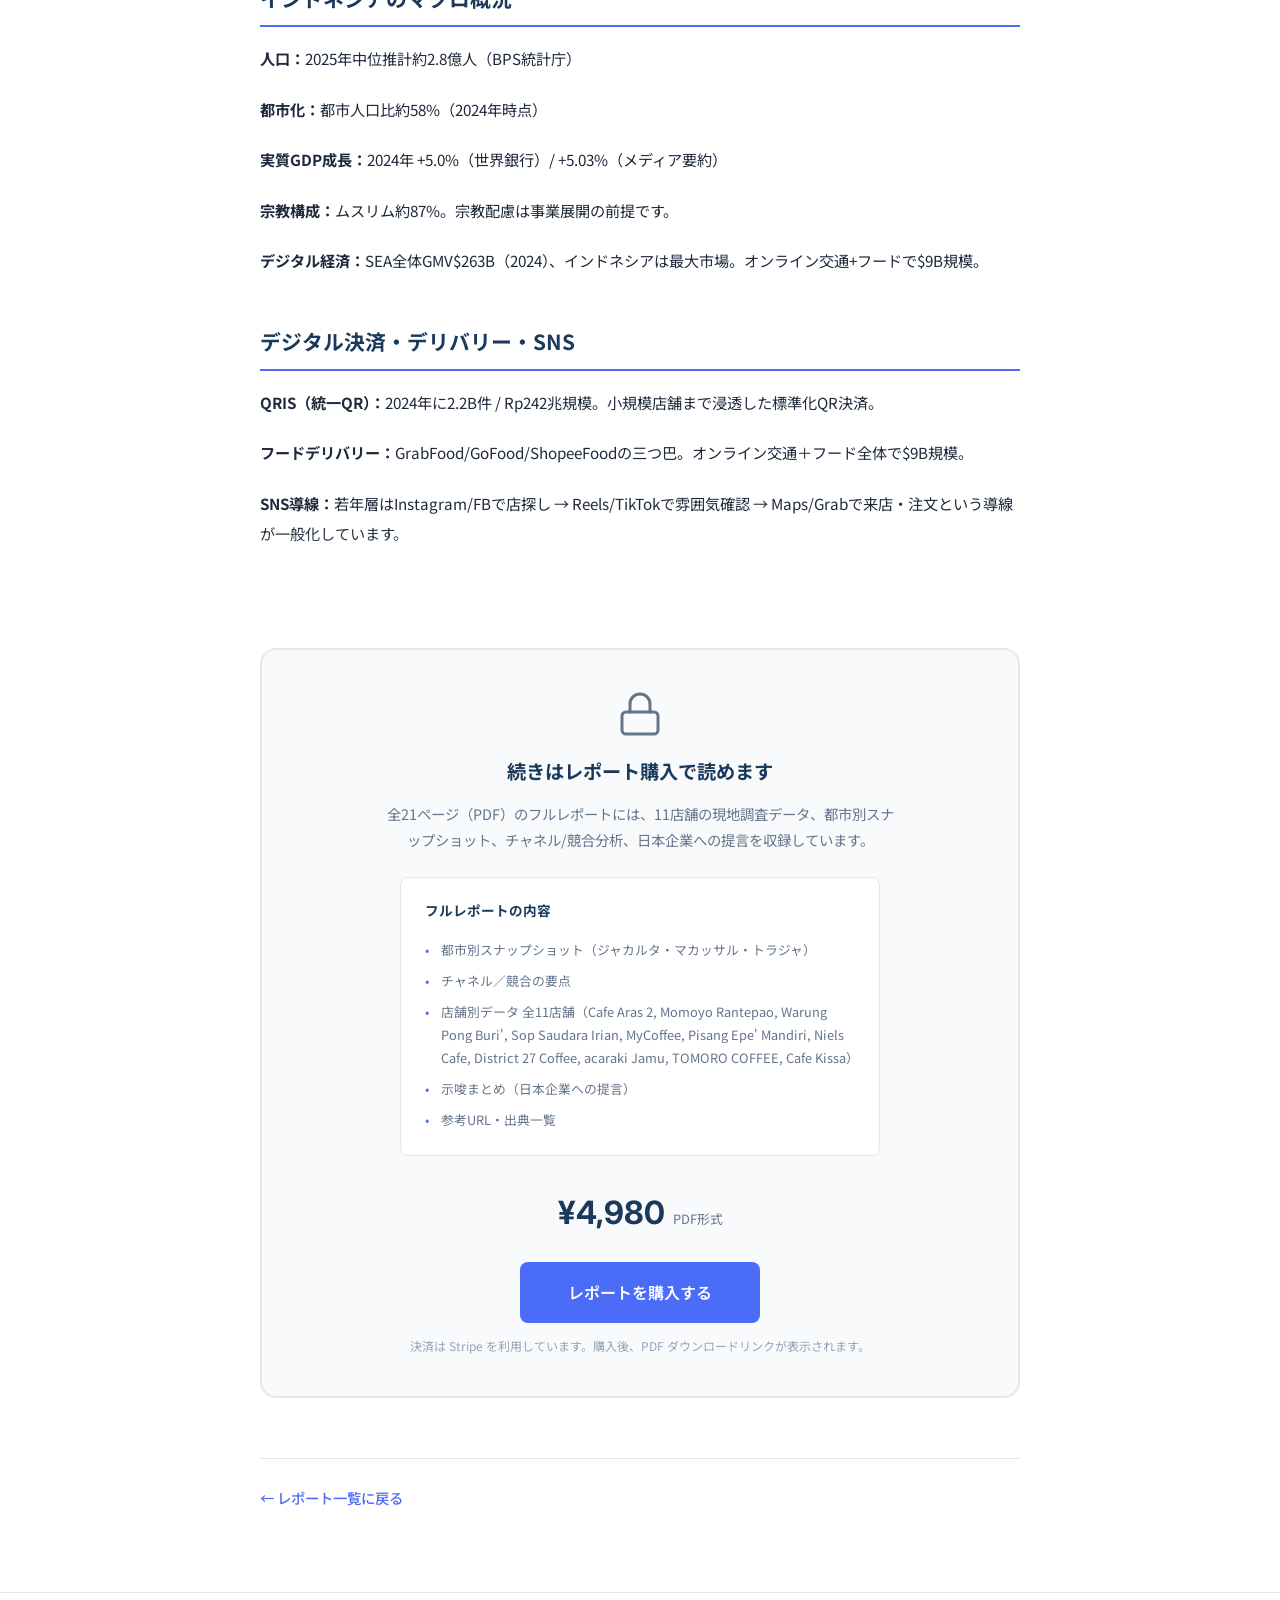
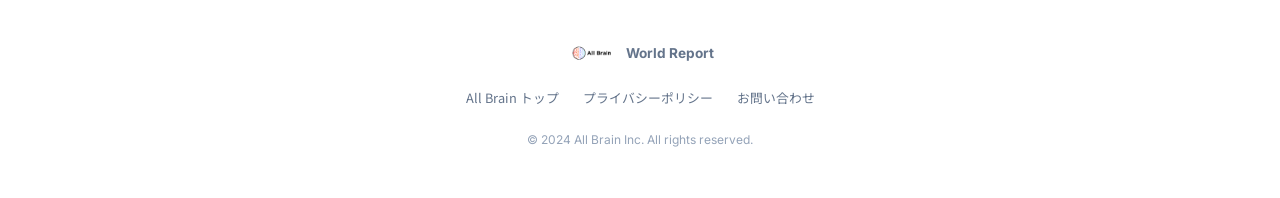
<file: articles/indonesia.html>
<!DOCTYPE html>
<html lang="ja">
<head>
  <meta charset="UTF-8">
  <meta name="viewport" content="width=device-width, initial-scale=1.0">
  <title>インドネシア市場リサーチレポート｜World Report</title>
  <meta name="description" content="ジャカルタ・マカッサル・トラジャの外食・カフェ市場を定量×定性で分析。11店舗の現地調査データを収録。">
  <meta property="og:image" content="https://worldreport.allbrain.one/img/thumbnails/indonesia-square.jpg">
  <link rel="icon" href="https://www.allbrain.one/img/logo-square.png">
  <link rel="preconnect" href="https://fonts.googleapis.com">
  <link rel="preconnect" href="https://fonts.gstatic.com" crossorigin>
  <link href="https://fonts.googleapis.com/css2?family=Noto+Sans+JP:wght@400;500;700&family=Inter:wght@400;500;600;700&display=swap" rel="stylesheet">
  <link rel="stylesheet" href="../css/style.css">
</head>
<body>

  <header class="header" id="header">
    <div class="header__inner">
      <a href="https://www.allbrain.one" class="header__logo-link">
        <img src="../img/logo-horizontal.png" alt="All Brain" class="header__logo">
      </a>
      <nav class="header__nav">
        <a href="../index.html" class="header__brand">World Report</a>
        <a href="https://www.allbrain.one/contact.html" class="header__nav-link">CONTACT</a>
      </nav>
    </div>
  </header>

  <article class="article-detail">
    <div class="article-detail__inner">

      <div class="article-detail__meta">
        <time class="article-detail__date">2025.08</time>
        <div class="article-detail__tags">
          <span class="article-card__tag">東南アジア</span>
          <span class="article-card__tag">インドネシア</span>
        </div>
      </div>

      <h1 class="article-detail__title">インドネシア市場リサーチ — ジャカルタ中心部・マカッサル・トラジャ（ランテパオ）</h1>
      <p class="article-detail__subtitle">日本の海外展開を検討する飲食／小売・サービス企業向け ─ 2025年8月版</p>

      <div class="article-detail__hero-img">
        <img src="../img/thumbnails/indonesia.jpg" alt="インドネシア市場レポート">
      </div>

      <div class="article-detail__content">

        <!-- ===== 無料公開エリア ===== -->
        <h2>エグゼクティブサマリー</h2>
        <p><strong>成長の安定性：</strong>インドネシアは2024年も実質GDP+5.0%で堅調。可処分所得の伸びと若年人口比の高さが外食・カフェ需要を下支えしています。</p>
        <p><strong>都市別の攻略軸：</strong></p>
        <p>ジャカルタ中心部はモール・駅近の高回転×ブランド志向。デジタル決済（QRIS）・配車/デリバリー連携は必須です。マカッサルはローカル食×カフェ文化が同居し、Z世代のSNS拡散力が強い市場です。トラジャ（ランテパオ）は観光×郷土食（Pa'Piong等）×コーヒーを軸に、文化文脈を活かした体験型が有効です。</p>
        <p><strong>デリバリーとSNS：</strong>GrabFood/GoFood/ShopeeFoodの三つ巴競争が活性化。Facebook/Instagram主導の口コミ拡散＋動画（Reels/TikTok）連動が有効です。</p>
        <p><strong>日本ブランドの勝ち筋：</strong>ハラール配慮を基本とした商品開発・店舗運営、甘味/ミルク系の飲料拡張、セット（定食）×米/麺のローカライズ、QRIS/Grab連携の実装が鍵となります。</p>

        <h2>調査設計</h2>
        <p><strong>目的：</strong>都心（ジャカルタ）と地方都市（マカッサル・トラジャ）の外食・カフェ市場の実態×SNSトレンドを、定量×定性で統合し、日本企業の実装指針に落とし込む。</p>
        <p><strong>範囲：</strong>マクロ（人口・都市規模・デジタル決済・デリバリーGMV動向）＋ミクロ（指定の11店舗＋競合/チャネル概観）</p>
        <p><strong>データソース：</strong>BPS（統計庁）、World Bank、メディア/業界レポート、各店舗SNS・地図情報、現地観察ログ</p>

        <h2>インドネシアのマクロ概況</h2>
        <p><strong>人口：</strong>2025年中位推計約2.8億人（BPS統計庁）</p>
        <p><strong>都市化：</strong>都市人口比約58%（2024年時点）</p>
        <p><strong>実質GDP成長：</strong>2024年 +5.0%（世界銀行）/ +5.03%（メディア要約）</p>
        <p><strong>宗教構成：</strong>ムスリム約87%。宗教配慮は事業展開の前提です。</p>
        <p><strong>デジタル経済：</strong>SEA全体GMV$263B（2024）、インドネシアは最大市場。オンライン交通+フードで$9B規模。</p>

        <h2>デジタル決済・デリバリー・SNS</h2>
        <p><strong>QRIS（統一QR）：</strong>2024年に2.2B件 / Rp242兆規模。小規模店舗まで浸透した標準化QR決済。</p>
        <p><strong>フードデリバリー：</strong>GrabFood/GoFood/ShopeeFoodの三つ巴。オンライン交通＋フード全体で$9B規模。</p>
        <p><strong>SNS導線：</strong>若年層はInstagram/FBで店探し → Reels/TikTokで雰囲気確認 → Maps/Grabで来店・注文という導線が一般化しています。</p>

      </div>

      <!-- ===== ペイウォール ===== -->
      <div class="paywall">
        <div class="paywall__blur"></div>
        <div class="paywall__content">
          <div class="paywall__icon">
            <svg viewBox="0 0 24 24" fill="none" stroke="currentColor" stroke-width="1.5" stroke-linecap="round" stroke-linejoin="round"><rect x="3" y="11" width="18" height="11" rx="2" ry="2"/><path d="M7 11V7a5 5 0 0 1 10 0v4"/></svg>
          </div>
          <h3 class="paywall__title">続きはレポート購入で読めます</h3>
          <p class="paywall__description">全21ページ（PDF）のフルレポートには、11店舗の現地調査データ、都市別スナップショット、チャネル/競合分析、日本企業への提言を収録しています。</p>

          <div class="paywall__toc">
            <h4>フルレポートの内容</h4>
            <ul>
              <li>都市別スナップショット（ジャカルタ・マカッサル・トラジャ）</li>
              <li>チャネル／競合の要点</li>
              <li>店舗別データ 全11店舗（Cafe Aras 2, Momoyo Rantepao, Warung Pong Buri', Sop Saudara Irian, MyCoffee, Pisang Epe' Mandiri, Niels Cafe, District 27 Coffee, acaraki Jamu, TOMORO COFFEE, Cafe Kissa）</li>
              <li>示唆まとめ（日本企業への提言）</li>
              <li>参考URL・出典一覧</li>
            </ul>
          </div>

          <div class="paywall__price-box">
            <span class="paywall__price">¥4,980</span>
            <span class="paywall__format">PDF形式</span>
          </div>
          <a href="https://buy.stripe.com/3cIdR842j6D91KcdSE7g401" class="paywall__btn" target="_blank" rel="noopener">レポートを購入する</a>
          <p class="paywall__note">決済は Stripe を利用しています。購入後、PDF ダウンロードリンクが表示されます。</p>
        </div>
      </div>

      <div class="article-detail__back">
        <a href="../index.html" class="article-detail__back-link">← レポート一覧に戻る</a>
      </div>

    </div>
  </article>

  <footer class="footer">
    <div class="footer__inner">
      <div class="footer__top">
        <img src="../img/logo-horizontal.png" alt="All Brain" class="footer__logo">
        <p class="footer__brand">World Report</p>
      </div>
      <div class="footer__links">
        <a href="https://www.allbrain.one" class="footer__link">All Brain トップ</a>
        <a href="https://www.allbrain.one/privacy.html" class="footer__link">プライバシーポリシー</a>
        <a href="https://www.allbrain.one/contact.html" class="footer__link">お問い合わせ</a>
      </div>
      <p class="footer__copy">&copy; 2024 All Brain Inc. All rights reserved.</p>
    </div>
  </footer>

  <script src="../js/main.js"></script>
</body>
</html>
</file>
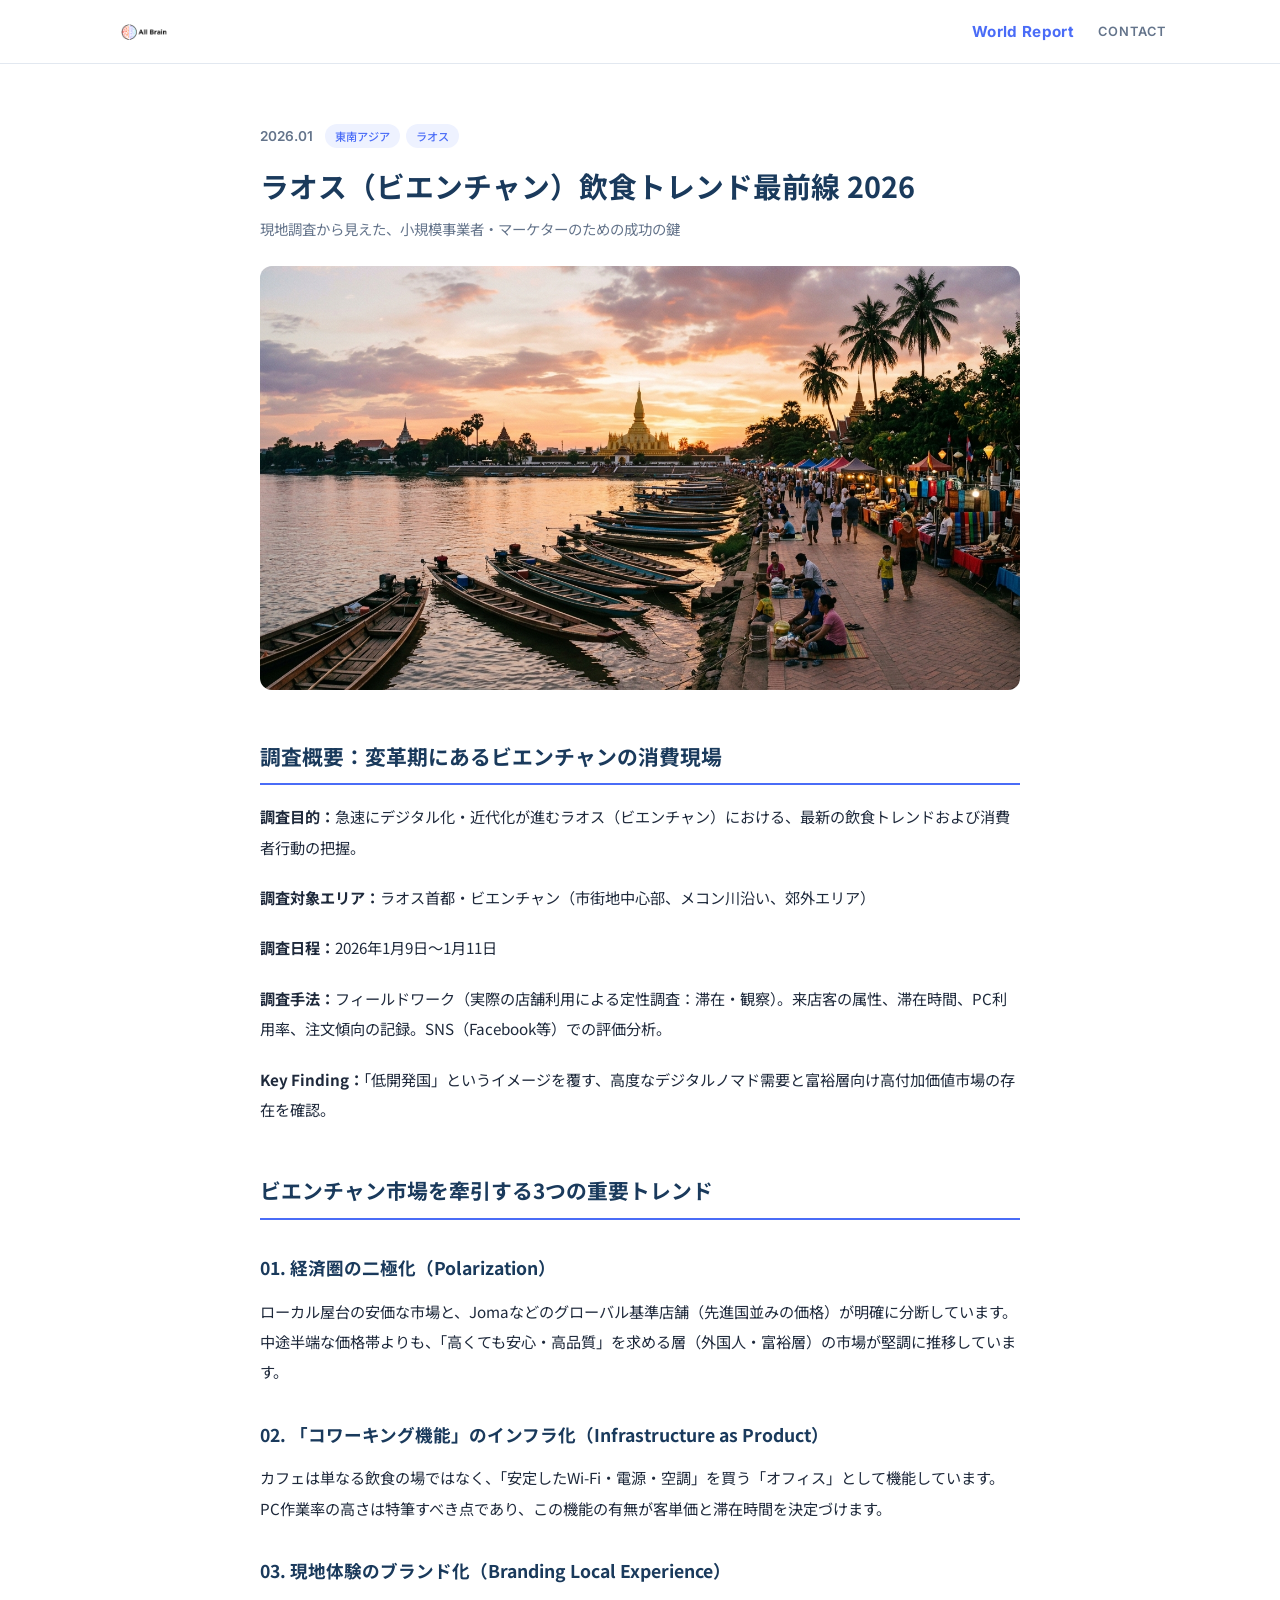
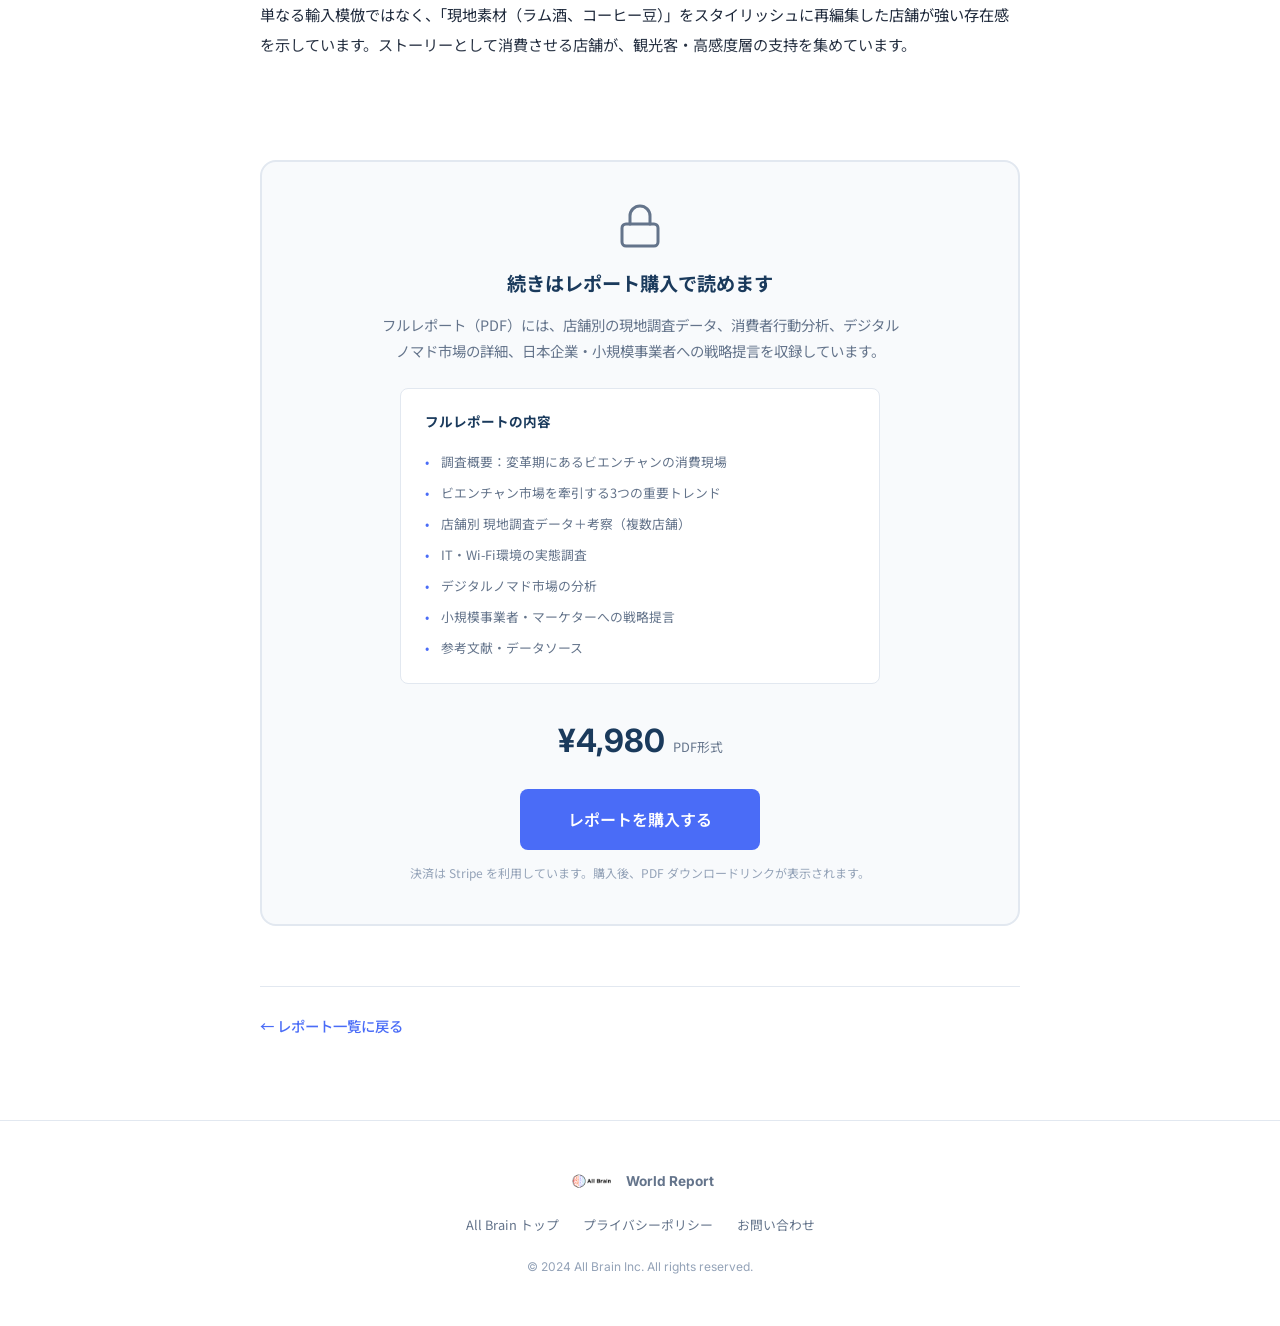
<file: articles/laos.html>
<!DOCTYPE html>
<html lang="ja">
<head>
  <meta charset="UTF-8">
  <meta name="viewport" content="width=device-width, initial-scale=1.0">
  <title>ラオス（ビエンチャン）飲食トレンド最前線 2026｜World Report</title>
  <meta name="description" content="ラオス・ビエンチャンの飲食トレンドを現地調査ベースで分析。デジタルノマド需要・カフェ文化・消費者行動の最新レポート。">
  <meta property="og:title" content="ラオス（ビエンチャン）飲食トレンド最前線 2026｜World Report">
  <meta property="og:description" content="現地調査から見えた、小規模事業者・マーケターのための成功の鍵。">
  <meta property="og:image" content="https://worldreport.allbrain.one/img/thumbnails/laos-square.jpg">
  <link rel="icon" href="https://www.allbrain.one/img/logo-square.png">
  <link rel="preconnect" href="https://fonts.googleapis.com">
  <link rel="preconnect" href="https://fonts.gstatic.com" crossorigin>
  <link href="https://fonts.googleapis.com/css2?family=Noto+Sans+JP:wght@400;500;700&family=Inter:wght@400;500;600;700&display=swap" rel="stylesheet">
  <link rel="stylesheet" href="../css/style.css">
</head>
<body>

  <header class="header" id="header">
    <div class="header__inner">
      <a href="https://www.allbrain.one" class="header__logo-link">
        <img src="../img/logo-horizontal.png" alt="All Brain" class="header__logo">
      </a>
      <nav class="header__nav">
        <a href="../index.html" class="header__brand">World Report</a>
        <a href="https://www.allbrain.one/contact.html" class="header__nav-link">CONTACT</a>
      </nav>
    </div>
  </header>

  <article class="article-detail">
    <div class="article-detail__inner">

      <div class="article-detail__meta">
        <time class="article-detail__date">2026.01</time>
        <div class="article-detail__tags">
          <span class="article-card__tag">東南アジア</span>
          <span class="article-card__tag">ラオス</span>
        </div>
      </div>

      <h1 class="article-detail__title">ラオス（ビエンチャン）飲食トレンド最前線 2026</h1>
      <p class="article-detail__subtitle">現地調査から見えた、小規模事業者・マーケターのための成功の鍵</p>

      <div class="article-detail__hero-img">
        <img src="../img/thumbnails/laos.jpg" alt="ラオス（ビエンチャン）飲食トレンド最前線 2026">
      </div>

      <div class="article-detail__content">

        <!-- ===== 無料公開エリア ===== -->
        <h2>調査概要：変革期にあるビエンチャンの消費現場</h2>

        <p><strong>調査目的：</strong>急速にデジタル化・近代化が進むラオス（ビエンチャン）における、最新の飲食トレンドおよび消費者行動の把握。</p>
        <p><strong>調査対象エリア：</strong>ラオス首都・ビエンチャン（市街地中心部、メコン川沿い、郊外エリア）</p>
        <p><strong>調査日程：</strong>2026年1月9日〜1月11日</p>
        <p><strong>調査手法：</strong>フィールドワーク（実際の店舗利用による定性調査：滞在・観察）。来店客の属性、滞在時間、PC利用率、注文傾向の記録。SNS（Facebook等）での評価分析。</p>

        <p><strong>Key Finding：</strong>「低開発国」というイメージを覆す、高度なデジタルノマド需要と富裕層向け高付加価値市場の存在を確認。</p>

        <h2>ビエンチャン市場を牽引する3つの重要トレンド</h2>

        <h3>01. 経済圏の二極化（Polarization）</h3>
        <p>ローカル屋台の安価な市場と、Jomaなどのグローバル基準店舗（先進国並みの価格）が明確に分断しています。中途半端な価格帯よりも、「高くても安心・高品質」を求める層（外国人・富裕層）の市場が堅調に推移しています。</p>

        <h3>02. 「コワーキング機能」のインフラ化（Infrastructure as Product）</h3>
        <p>カフェは単なる飲食の場ではなく、「安定したWi-Fi・電源・空調」を買う「オフィス」として機能しています。PC作業率の高さは特筆すべき点であり、この機能の有無が客単価と滞在時間を決定づけます。</p>

        <h3>03. 現地体験のブランド化（Branding Local Experience）</h3>
        <p>単なる輸入模倣ではなく、「現地素材（ラム酒、コーヒー豆）」をスタイリッシュに再編集した店舗が強い存在感を示しています。ストーリーとして消費させる店舗が、観光客・高感度層の支持を集めています。</p>

      </div>

      <!-- ===== ペイウォール ===== -->
      <div class="paywall">
        <div class="paywall__blur"></div>
        <div class="paywall__content">
          <div class="paywall__icon">
            <svg viewBox="0 0 24 24" fill="none" stroke="currentColor" stroke-width="1.5" stroke-linecap="round" stroke-linejoin="round"><rect x="3" y="11" width="18" height="11" rx="2" ry="2"/><path d="M7 11V7a5 5 0 0 1 10 0v4"/></svg>
          </div>
          <h3 class="paywall__title">続きはレポート購入で読めます</h3>
          <p class="paywall__description">フルレポート（PDF）には、店舗別の現地調査データ、消費者行動分析、デジタルノマド市場の詳細、日本企業・小規模事業者への戦略提言を収録しています。</p>

          <div class="paywall__toc">
            <h4>フルレポートの内容</h4>
            <ul>
              <li>調査概要：変革期にあるビエンチャンの消費現場</li>
              <li>ビエンチャン市場を牽引する3つの重要トレンド</li>
              <li>店舗別 現地調査データ＋考察（複数店舗）</li>
              <li>IT・Wi-Fi環境の実態調査</li>
              <li>デジタルノマド市場の分析</li>
              <li>小規模事業者・マーケターへの戦略提言</li>
              <li>参考文献・データソース</li>
            </ul>
          </div>

          <div class="paywall__price-box">
            <span class="paywall__price">¥4,980</span>
            <span class="paywall__format">PDF形式</span>
          </div>
          <a href="https://buy.stripe.com/aFa5kCfL1d1xbkMbKw7g403" class="paywall__btn" target="_blank" rel="noopener">レポートを購入する</a>
          <p class="paywall__note">決済は Stripe を利用しています。購入後、PDF ダウンロードリンクが表示されます。</p>
        </div>
      </div>

      <div class="article-detail__back">
        <a href="../index.html" class="article-detail__back-link">← レポート一覧に戻る</a>
      </div>

    </div>
  </article>

  <footer class="footer">
    <div class="footer__inner">
      <div class="footer__top">
        <img src="../img/logo-horizontal.png" alt="All Brain" class="footer__logo">
        <p class="footer__brand">World Report</p>
      </div>
      <div class="footer__links">
        <a href="https://www.allbrain.one" class="footer__link">All Brain トップ</a>
        <a href="https://www.allbrain.one/privacy.html" class="footer__link">プライバシーポリシー</a>
        <a href="https://www.allbrain.one/contact.html" class="footer__link">お問い合わせ</a>
      </div>
      <p class="footer__copy">&copy; 2024 All Brain Inc. All rights reserved.</p>
    </div>
  </footer>

  <script src="../js/main.js"></script>
</body>
</html>
</file>
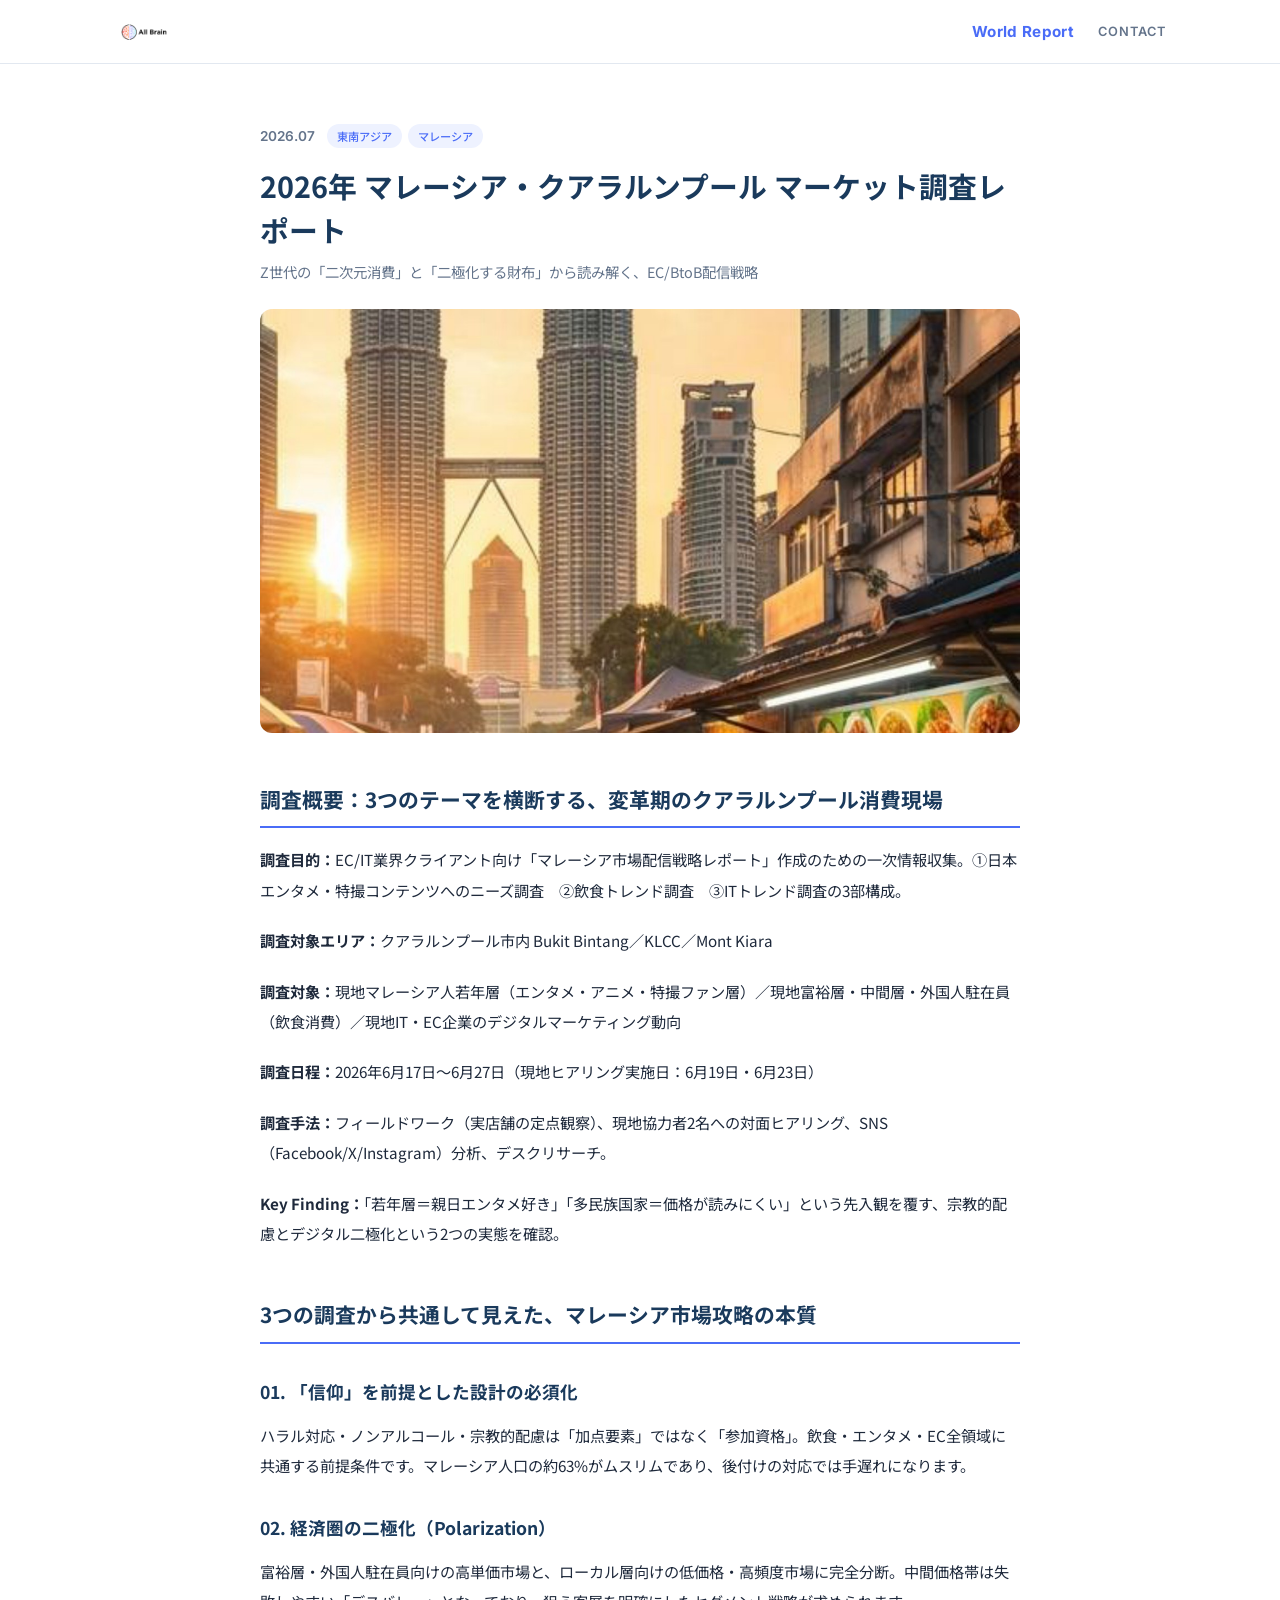
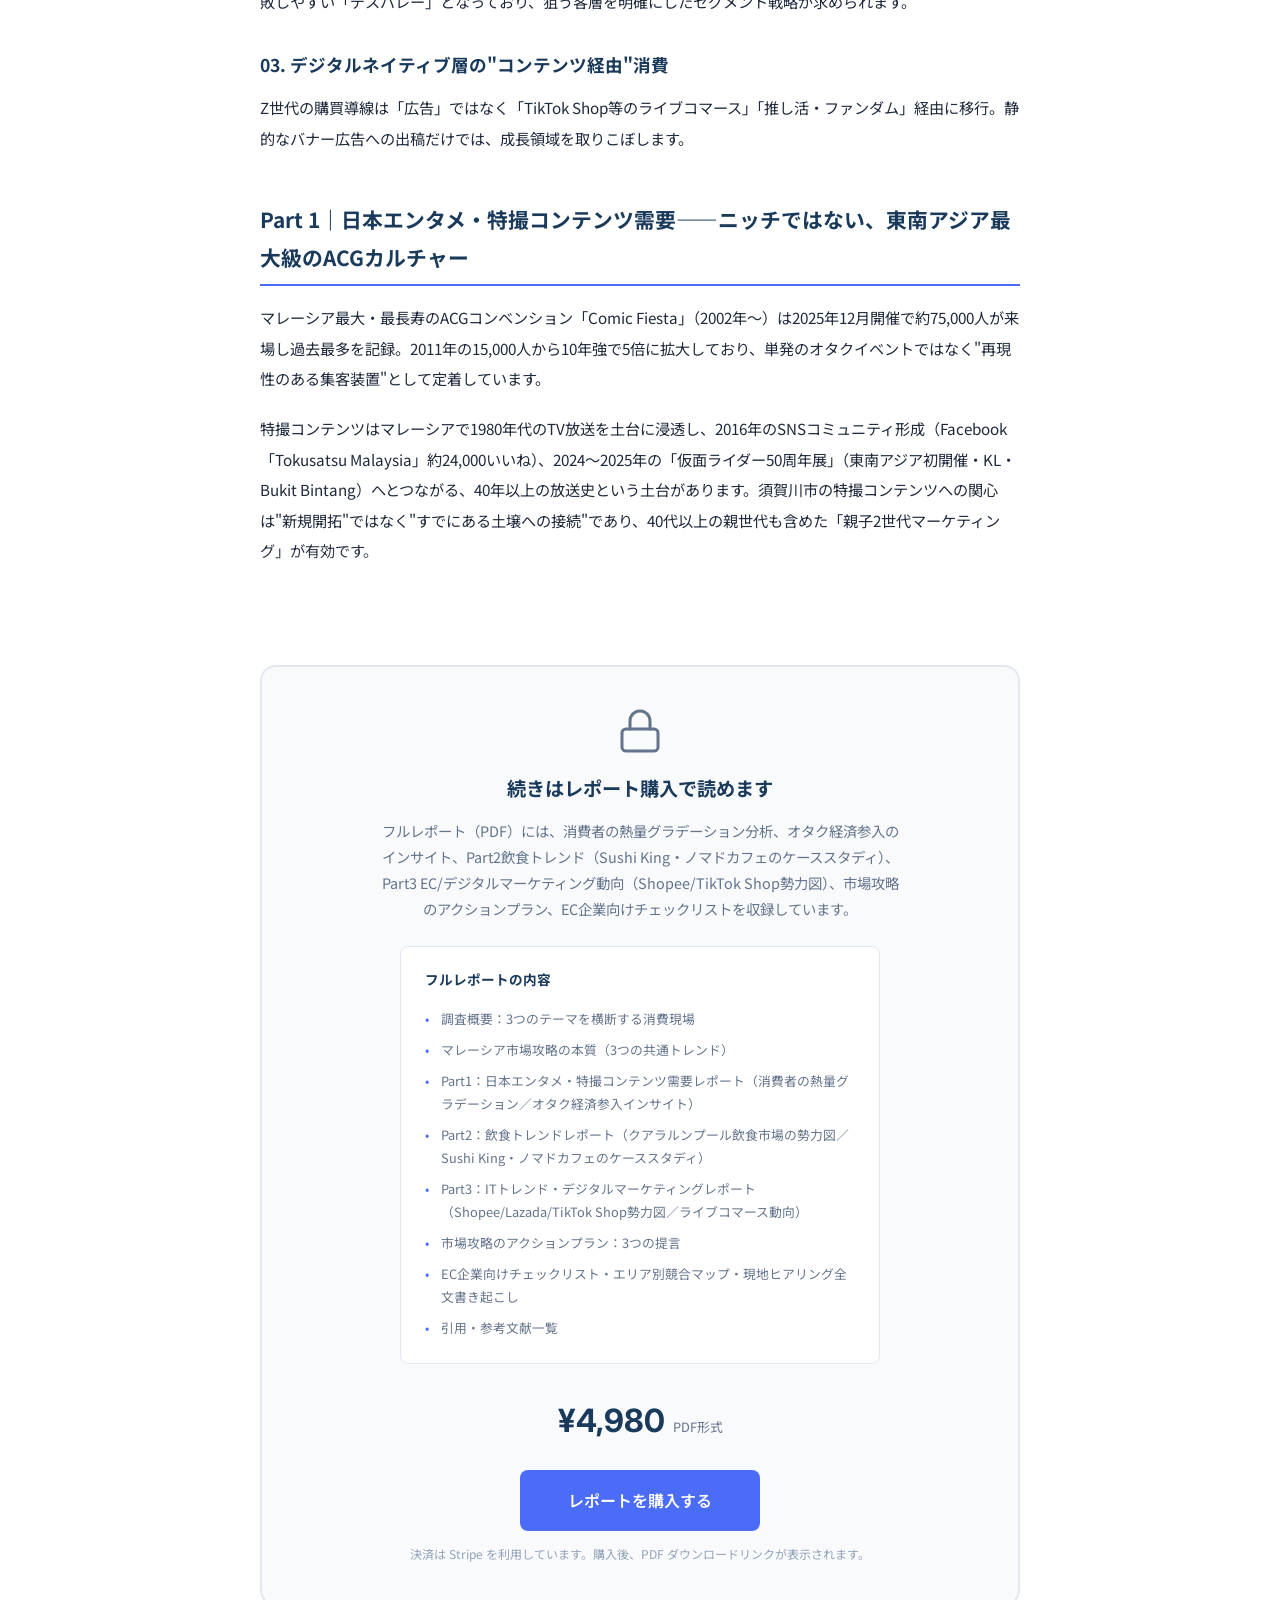
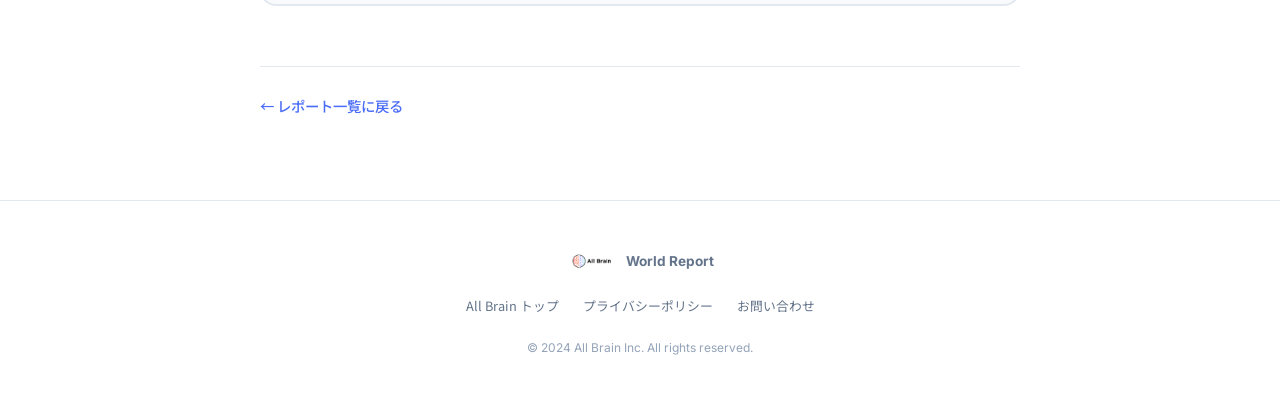
<file: articles/malaysia.html>
<!DOCTYPE html>
<html lang="ja">
<head>
  <meta charset="UTF-8">
  <meta name="viewport" content="width=device-width, initial-scale=1.0">
  <title>2026年 マレーシア・クアラルンプール マーケット調査レポート｜World Report</title>
  <meta name="description" content="クアラルンプールの日本エンタメ需要・飲食トレンド・EC市場を現地調査ベースで分析。Z世代の「二次元消費」と「二極化する財布」から読み解く配信戦略レポート。">
  <meta property="og:title" content="2026年 マレーシア・クアラルンプール マーケット調査レポート｜World Report">
  <meta property="og:description" content="日本エンタメ需要×飲食トレンド×EC市場、3つの現地一次情報を統合分析。">
  <meta property="og:image" content="https://worldreport.allbrain.one/img/thumbnails/malaysia-square.jpg">
  <link rel="icon" href="https://www.allbrain.one/img/logo-square.png">
  <link rel="preconnect" href="https://fonts.googleapis.com">
  <link rel="preconnect" href="https://fonts.gstatic.com" crossorigin>
  <link href="https://fonts.googleapis.com/css2?family=Noto+Sans+JP:wght@400;500;700&family=Inter:wght@400;500;600;700&display=swap" rel="stylesheet">
  <link rel="stylesheet" href="../css/style.css">
</head>
<body>

  <header class="header" id="header">
    <div class="header__inner">
      <a href="https://www.allbrain.one" class="header__logo-link">
        <img src="../img/logo-horizontal.png" alt="All Brain" class="header__logo">
      </a>
      <nav class="header__nav">
        <a href="../index.html" class="header__brand">World Report</a>
        <a href="https://www.allbrain.one/contact.html" class="header__nav-link">CONTACT</a>
      </nav>
    </div>
  </header>

  <article class="article-detail">
    <div class="article-detail__inner">

      <div class="article-detail__meta">
        <time class="article-detail__date">2026.07</time>
        <div class="article-detail__tags">
          <span class="article-card__tag">東南アジア</span>
          <span class="article-card__tag">マレーシア</span>
        </div>
      </div>

      <h1 class="article-detail__title">2026年 マレーシア・クアラルンプール マーケット調査レポート</h1>
      <p class="article-detail__subtitle">Z世代の「二次元消費」と「二極化する財布」から読み解く、EC/BtoB配信戦略</p>

      <div class="article-detail__hero-img">
        <img src="../img/thumbnails/malaysia.jpg" alt="2026年 マレーシア・クアラルンプール マーケット調査レポート">
      </div>

      <div class="article-detail__content">

        <!-- ===== 無料公開エリア ===== -->
        <h2>調査概要：3つのテーマを横断する、変革期のクアラルンプール消費現場</h2>

        <p><strong>調査目的：</strong>EC/IT業界クライアント向け「マレーシア市場配信戦略レポート」作成のための一次情報収集。①日本エンタメ・特撮コンテンツへのニーズ調査　②飲食トレンド調査　③ITトレンド調査の3部構成。</p>
        <p><strong>調査対象エリア：</strong>クアラルンプール市内 Bukit Bintang／KLCC／Mont Kiara</p>
        <p><strong>調査対象：</strong>現地マレーシア人若年層（エンタメ・アニメ・特撮ファン層）／現地富裕層・中間層・外国人駐在員（飲食消費）／現地IT・EC企業のデジタルマーケティング動向</p>
        <p><strong>調査日程：</strong>2026年6月17日〜6月27日（現地ヒアリング実施日：6月19日・6月23日）</p>
        <p><strong>調査手法：</strong>フィールドワーク（実店舗の定点観察）、現地協力者2名への対面ヒアリング、SNS（Facebook/X/Instagram）分析、デスクリサーチ。</p>

        <p><strong>Key Finding：</strong>「若年層＝親日エンタメ好き」「多民族国家＝価格が読みにくい」という先入観を覆す、宗教的配慮とデジタル二極化という2つの実態を確認。</p>

        <h2>3つの調査から共通して見えた、マレーシア市場攻略の本質</h2>

        <h3>01. 「信仰」を前提とした設計の必須化</h3>
        <p>ハラル対応・ノンアルコール・宗教的配慮は「加点要素」ではなく「参加資格」。飲食・エンタメ・EC全領域に共通する前提条件です。マレーシア人口の約63%がムスリムであり、後付けの対応では手遅れになります。</p>

        <h3>02. 経済圏の二極化（Polarization）</h3>
        <p>富裕層・外国人駐在員向けの高単価市場と、ローカル層向けの低価格・高頻度市場に完全分断。中間価格帯は失敗しやすい「デスバレー」となっており、狙う客層を明確にしたセグメント戦略が求められます。</p>

        <h3>03. デジタルネイティブ層の"コンテンツ経由"消費</h3>
        <p>Z世代の購買導線は「広告」ではなく「TikTok Shop等のライブコマース」「推し活・ファンダム」経由に移行。静的なバナー広告への出稿だけでは、成長領域を取りこぼします。</p>

        <h2>Part 1｜日本エンタメ・特撮コンテンツ需要——ニッチではない、東南アジア最大級のACGカルチャー</h2>

        <p>マレーシア最大・最長寿のACGコンベンション「Comic Fiesta」（2002年〜）は2025年12月開催で約75,000人が来場し過去最多を記録。2011年の15,000人から10年強で5倍に拡大しており、単発のオタクイベントではなく"再現性のある集客装置"として定着しています。</p>

        <p>特撮コンテンツはマレーシアで1980年代のTV放送を土台に浸透し、2016年のSNSコミュニティ形成（Facebook「Tokusatsu Malaysia」約24,000いいね）、2024〜2025年の「仮面ライダー50周年展」（東南アジア初開催・KL・Bukit Bintang）へとつながる、40年以上の放送史という土台があります。須賀川市の特撮コンテンツへの関心は"新規開拓"ではなく"すでにある土壌への接続"であり、40代以上の親世代も含めた「親子2世代マーケティング」が有効です。</p>

      </div>

      <!-- ===== ペイウォール ===== -->
      <div class="paywall">
        <div class="paywall__blur"></div>
        <div class="paywall__content">
          <div class="paywall__icon">
            <svg viewBox="0 0 24 24" fill="none" stroke="currentColor" stroke-width="1.5" stroke-linecap="round" stroke-linejoin="round"><rect x="3" y="11" width="18" height="11" rx="2" ry="2"/><path d="M7 11V7a5 5 0 0 1 10 0v4"/></svg>
          </div>
          <h3 class="paywall__title">続きはレポート購入で読めます</h3>
          <p class="paywall__description">フルレポート（PDF）には、消費者の熱量グラデーション分析、オタク経済参入のインサイト、Part2飲食トレンド（Sushi King・ノマドカフェのケーススタディ）、Part3 EC/デジタルマーケティング動向（Shopee/TikTok Shop勢力図）、市場攻略のアクションプラン、EC企業向けチェックリストを収録しています。</p>

          <div class="paywall__toc">
            <h4>フルレポートの内容</h4>
            <ul>
              <li>調査概要：3つのテーマを横断する消費現場</li>
              <li>マレーシア市場攻略の本質（3つの共通トレンド）</li>
              <li>Part1：日本エンタメ・特撮コンテンツ需要レポート（消費者の熱量グラデーション／オタク経済参入インサイト）</li>
              <li>Part2：飲食トレンドレポート（クアラルンプール飲食市場の勢力図／Sushi King・ノマドカフェのケーススタディ）</li>
              <li>Part3：ITトレンド・デジタルマーケティングレポート（Shopee/Lazada/TikTok Shop勢力図／ライブコマース動向）</li>
              <li>市場攻略のアクションプラン：3つの提言</li>
              <li>EC企業向けチェックリスト・エリア別競合マップ・現地ヒアリング全文書き起こし</li>
              <li>引用・参考文献一覧</li>
            </ul>
          </div>

          <div class="paywall__price-box">
            <span class="paywall__price">¥4,980</span>
            <span class="paywall__format">PDF形式</span>
          </div>
          <a href="https://buy.stripe.com/aFaaEW56n1iPdsUbKw7g405" class="paywall__btn" target="_blank" rel="noopener">レポートを購入する</a>
          <p class="paywall__note">決済は Stripe を利用しています。購入後、PDF ダウンロードリンクが表示されます。</p>
        </div>
      </div>

      <div class="article-detail__back">
        <a href="../index.html" class="article-detail__back-link">← レポート一覧に戻る</a>
      </div>

    </div>
  </article>

  <footer class="footer">
    <div class="footer__inner">
      <div class="footer__top">
        <img src="../img/logo-horizontal.png" alt="All Brain" class="footer__logo">
        <p class="footer__brand">World Report</p>
      </div>
      <div class="footer__links">
        <a href="https://www.allbrain.one" class="footer__link">All Brain トップ</a>
        <a href="https://www.allbrain.one/privacy.html" class="footer__link">プライバシーポリシー</a>
        <a href="https://www.allbrain.one/contact.html" class="footer__link">お問い合わせ</a>
      </div>
      <p class="footer__copy">&copy; 2024 All Brain Inc. All rights reserved.</p>
    </div>
  </footer>

  <script src="../js/main.js"></script>
</body>
</html>
</file>
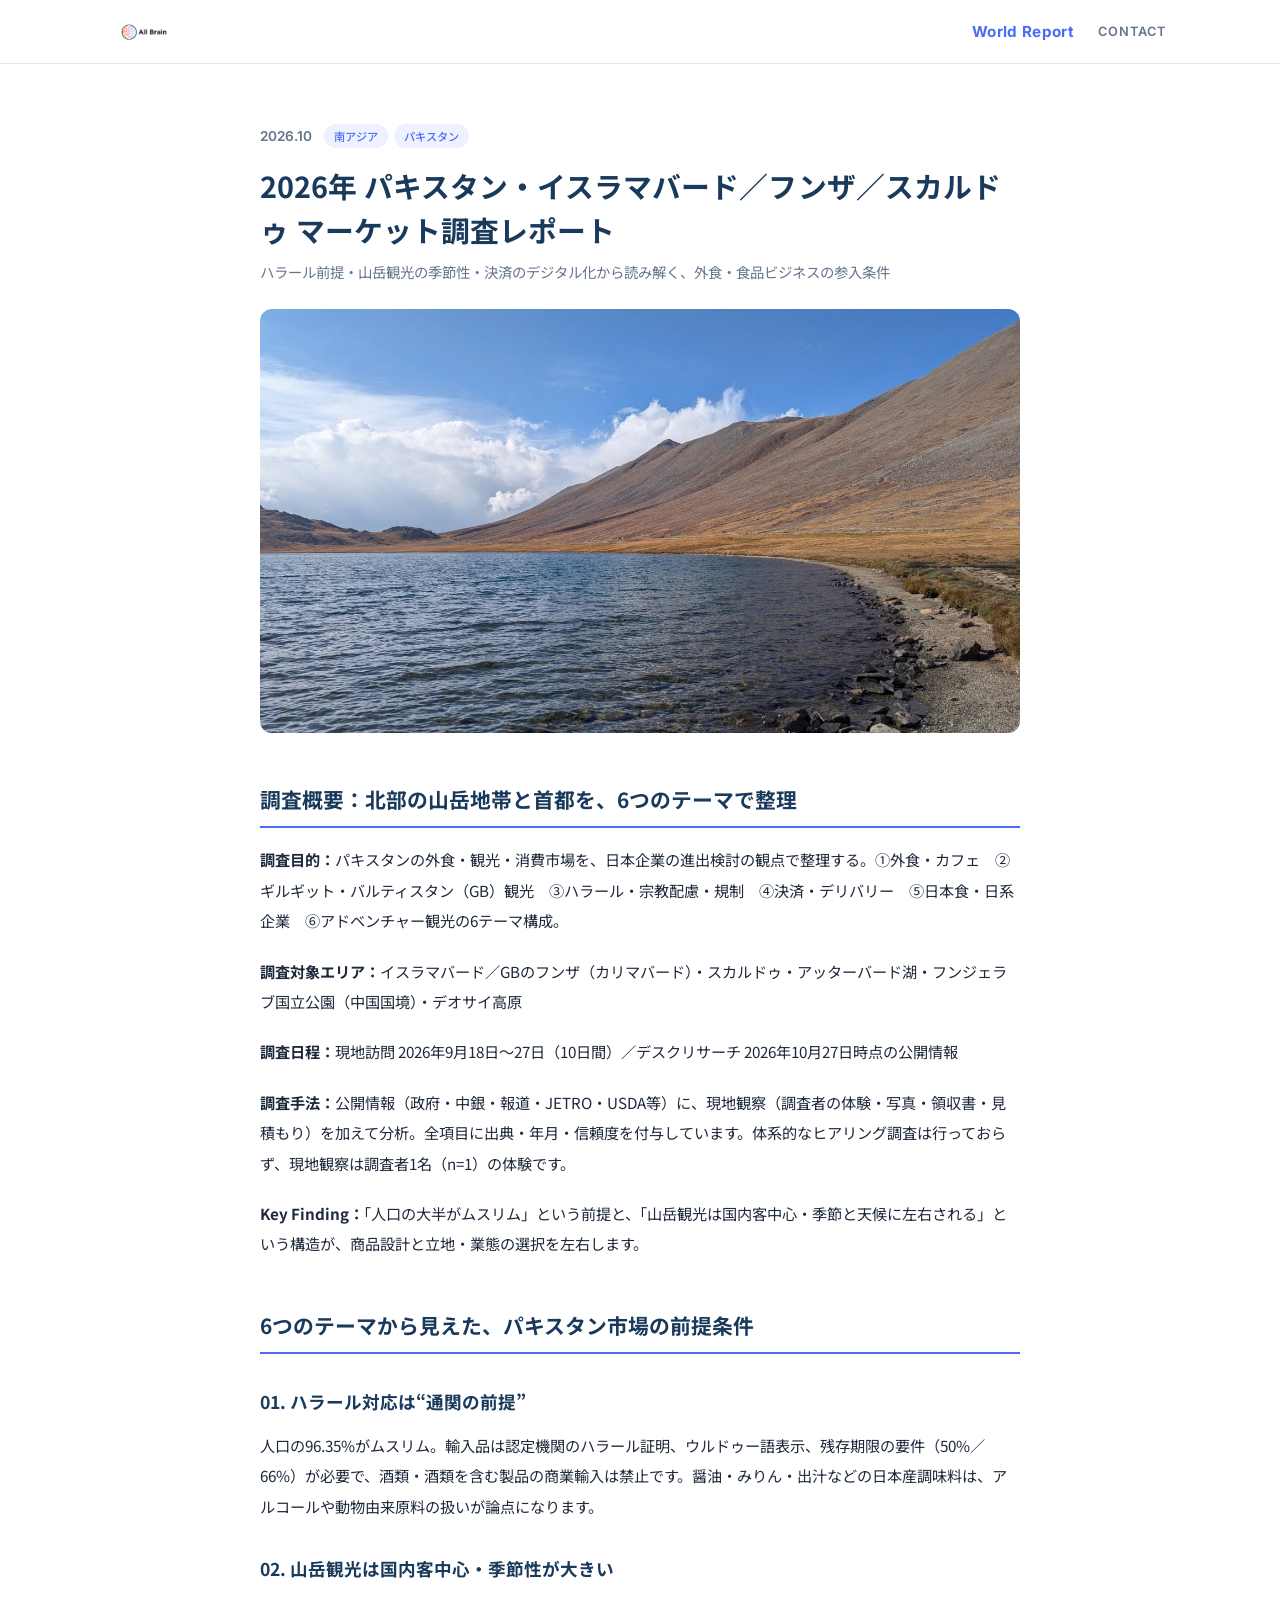
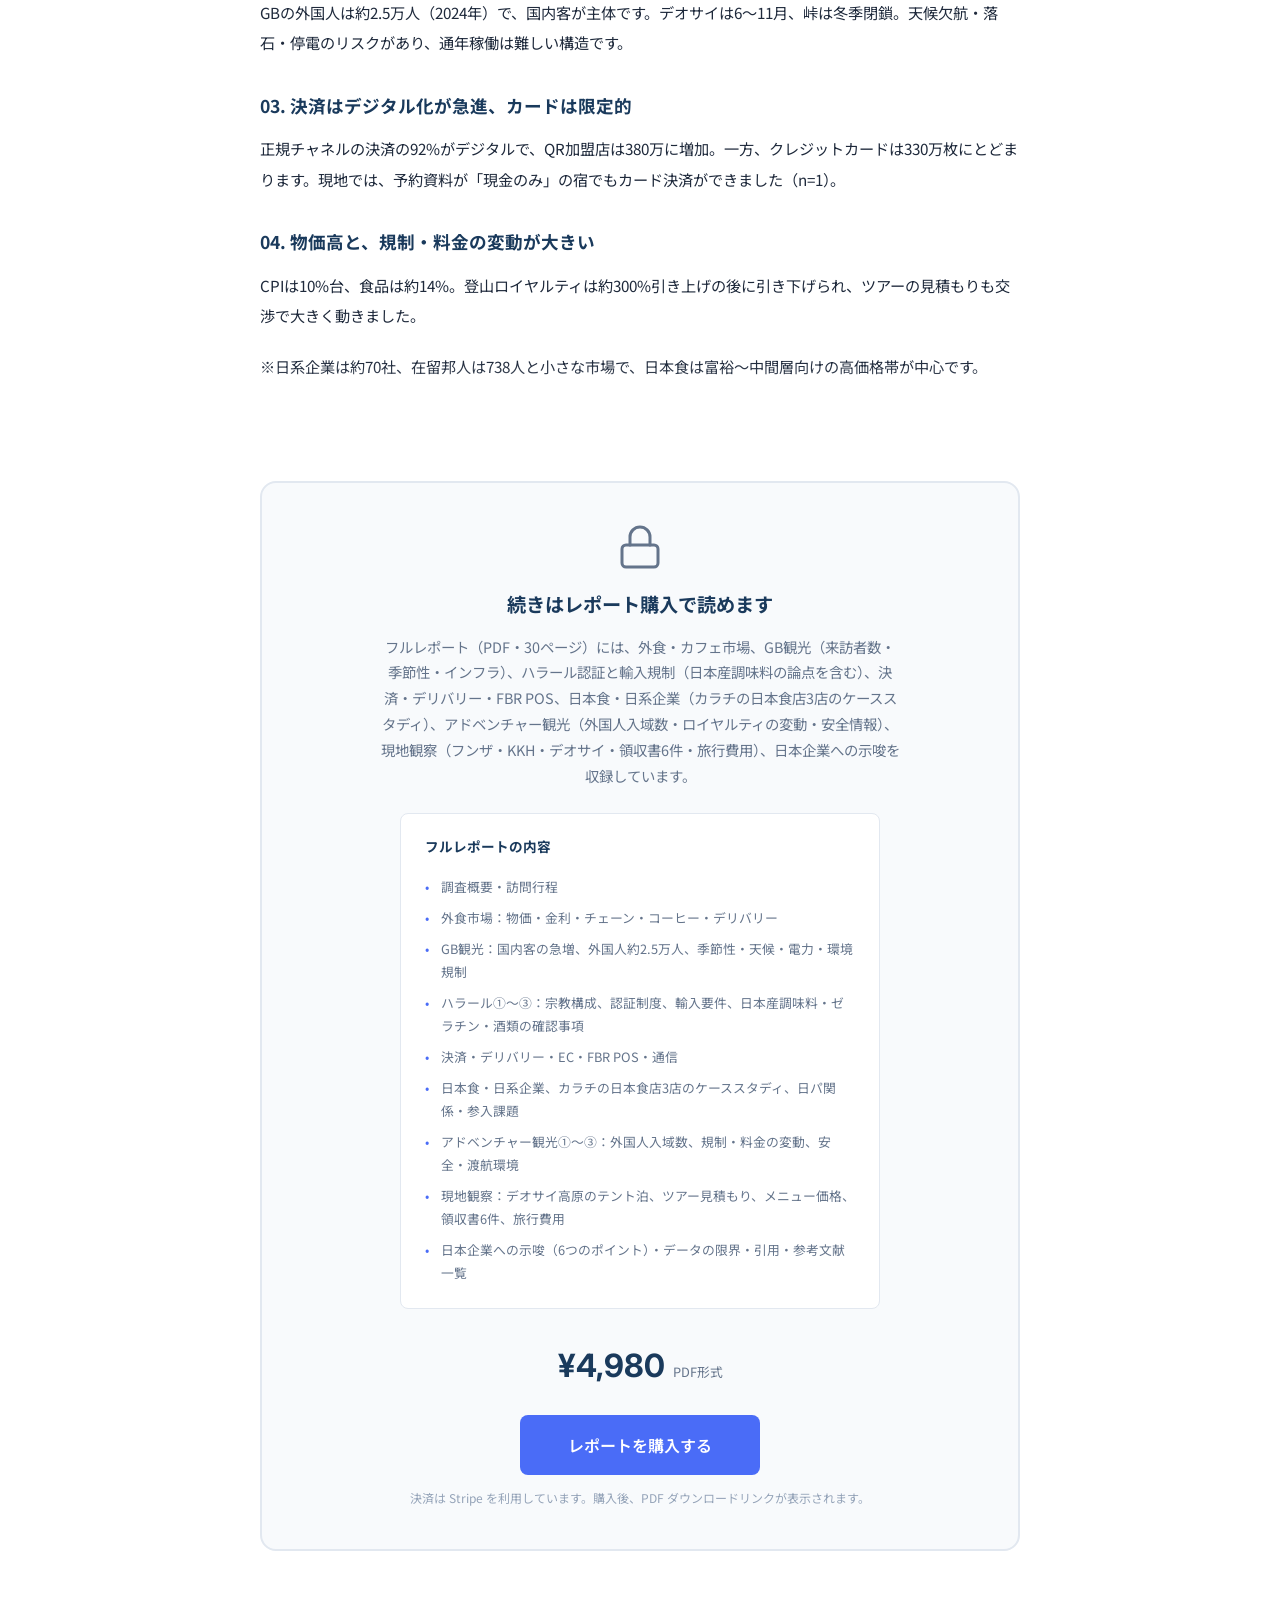
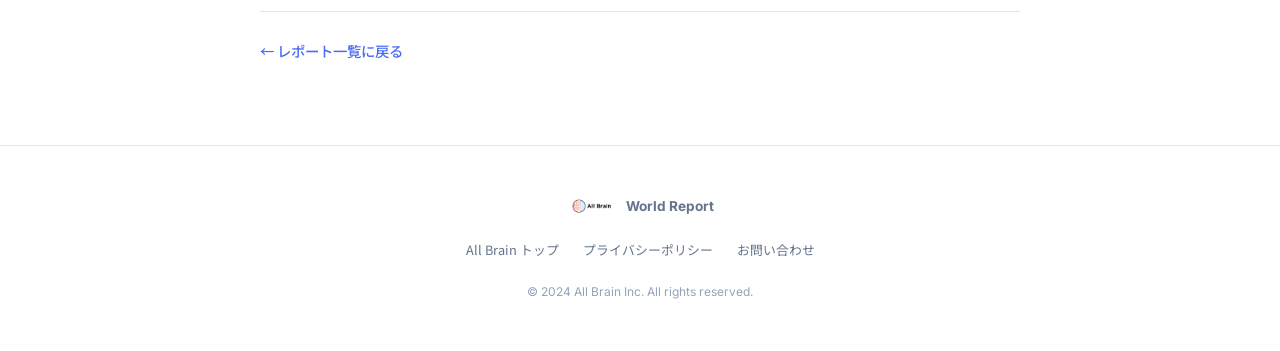
<file: articles/pakistan.html>
<!DOCTYPE html>
<html lang="ja">
<head>
  <meta charset="UTF-8">
  <meta name="viewport" content="width=device-width, initial-scale=1.0">
  <title>2026年 パキスタン・イスラマバード／フンザ／スカルドゥ マーケット調査レポート｜World Report</title>
  <meta name="description" content="イスラマバード・フンザ・スカルドゥ・フンジェラブ国立公園の外食・山岳観光・ハラール規制・決済・日本食・アドベンチャー観光を、公開情報と現地観察で分析。ハラール前提と山岳観光の季節性から読み解く参入条件。">
  <meta property="og:title" content="2026年 パキスタン・イスラマバード／フンザ／スカルドゥ マーケット調査レポート｜World Report">
  <meta property="og:description" content="外食×山岳観光×ハラール規制×決済×日本食×アドベンチャー、6テーマの公開情報と現地観察を統合分析。">
  <meta property="og:image" content="https://worldreport.allbrain.one/img/thumbnails/pakistan-square.jpg">
  <link rel="icon" href="https://www.allbrain.one/img/logo-square.png">
  <link rel="preconnect" href="https://fonts.googleapis.com">
  <link rel="preconnect" href="https://fonts.gstatic.com" crossorigin>
  <link href="https://fonts.googleapis.com/css2?family=Noto+Sans+JP:wght@400;500;700&family=Inter:wght@400;500;600;700&display=swap" rel="stylesheet">
  <link rel="stylesheet" href="../css/style.css">
</head>
<body>

  <header class="header" id="header">
    <div class="header__inner">
      <a href="https://www.allbrain.one" class="header__logo-link">
        <img src="../img/logo-horizontal.png" alt="All Brain" class="header__logo">
      </a>
      <nav class="header__nav">
        <a href="../index.html" class="header__brand">World Report</a>
        <a href="https://www.allbrain.one/contact.html" class="header__nav-link">CONTACT</a>
      </nav>
    </div>
  </header>

  <article class="article-detail">
    <div class="article-detail__inner">

      <div class="article-detail__meta">
        <time class="article-detail__date">2026.10</time>
        <div class="article-detail__tags">
          <span class="article-card__tag">南アジア</span>
          <span class="article-card__tag">パキスタン</span>
        </div>
      </div>

      <h1 class="article-detail__title">2026年 パキスタン・イスラマバード／フンザ／スカルドゥ マーケット調査レポート</h1>
      <p class="article-detail__subtitle">ハラール前提・山岳観光の季節性・決済のデジタル化から読み解く、外食・食品ビジネスの参入条件</p>

      <div class="article-detail__hero-img">
        <img src="../img/thumbnails/pakistan.jpg" alt="2026年 パキスタン・イスラマバード／フンザ／スカルドゥ マーケット調査レポート">
      </div>

      <div class="article-detail__content">

        <!-- ===== 無料公開エリア ===== -->
        <h2>調査概要：北部の山岳地帯と首都を、6つのテーマで整理</h2>

        <p><strong>調査目的：</strong>パキスタンの外食・観光・消費市場を、日本企業の進出検討の観点で整理する。①外食・カフェ　②ギルギット・バルティスタン（GB）観光　③ハラール・宗教配慮・規制　④決済・デリバリー　⑤日本食・日系企業　⑥アドベンチャー観光の6テーマ構成。</p>
        <p><strong>調査対象エリア：</strong>イスラマバード／GBのフンザ（カリマバード）・スカルドゥ・アッターバード湖・フンジェラブ国立公園（中国国境）・デオサイ高原</p>
        <p><strong>調査日程：</strong>現地訪問 2026年9月18日〜27日（10日間）／デスクリサーチ 2026年10月27日時点の公開情報</p>
        <p><strong>調査手法：</strong>公開情報（政府・中銀・報道・JETRO・USDA等）に、現地観察（調査者の体験・写真・領収書・見積もり）を加えて分析。全項目に出典・年月・信頼度を付与しています。体系的なヒアリング調査は行っておらず、現地観察は調査者1名（n=1）の体験です。</p>

        <p><strong>Key Finding：</strong>「人口の大半がムスリム」という前提と、「山岳観光は国内客中心・季節と天候に左右される」という構造が、商品設計と立地・業態の選択を左右します。</p>

        <h2>6つのテーマから見えた、パキスタン市場の前提条件</h2>

        <h3>01. ハラール対応は“通関の前提”</h3>
        <p>人口の96.35%がムスリム。輸入品は認定機関のハラール証明、ウルドゥー語表示、残存期限の要件（50%／66%）が必要で、酒類・酒類を含む製品の商業輸入は禁止です。醤油・みりん・出汁などの日本産調味料は、アルコールや動物由来原料の扱いが論点になります。</p>

        <h3>02. 山岳観光は国内客中心・季節性が大きい</h3>
        <p>GBの外国人は約2.5万人（2024年）で、国内客が主体です。デオサイは6〜11月、峠は冬季閉鎖。天候欠航・落石・停電のリスクがあり、通年稼働は難しい構造です。</p>

        <h3>03. 決済はデジタル化が急進、カードは限定的</h3>
        <p>正規チャネルの決済の92%がデジタルで、QR加盟店は380万に増加。一方、クレジットカードは330万枚にとどまります。現地では、予約資料が「現金のみ」の宿でもカード決済ができました（n=1）。</p>

        <h3>04. 物価高と、規制・料金の変動が大きい</h3>
        <p>CPIは10%台、食品は約14%。登山ロイヤルティは約300%引き上げの後に引き下げられ、ツアーの見積もりも交渉で大きく動きました。</p>

        <p>※日系企業は約70社、在留邦人は738人と小さな市場で、日本食は富裕〜中間層向けの高価格帯が中心です。</p>

      </div>

      <!-- ===== ペイウォール ===== -->
      <div class="paywall">
        <div class="paywall__blur"></div>
        <div class="paywall__content">
          <div class="paywall__icon">
            <svg viewBox="0 0 24 24" fill="none" stroke="currentColor" stroke-width="1.5" stroke-linecap="round" stroke-linejoin="round"><rect x="3" y="11" width="18" height="11" rx="2" ry="2"/><path d="M7 11V7a5 5 0 0 1 10 0v4"/></svg>
          </div>
          <h3 class="paywall__title">続きはレポート購入で読めます</h3>
          <p class="paywall__description">フルレポート（PDF・30ページ）には、外食・カフェ市場、GB観光（来訪者数・季節性・インフラ）、ハラール認証と輸入規制（日本産調味料の論点を含む）、決済・デリバリー・FBR POS、日本食・日系企業（カラチの日本食店3店のケーススタディ）、アドベンチャー観光（外国人入域数・ロイヤルティの変動・安全情報）、現地観察（フンザ・KKH・デオサイ・領収書6件・旅行費用）、日本企業への示唆を収録しています。</p>

          <div class="paywall__toc">
            <h4>フルレポートの内容</h4>
            <ul>
              <li>調査概要・訪問行程</li>
              <li>外食市場：物価・金利・チェーン・コーヒー・デリバリー</li>
              <li>GB観光：国内客の急増、外国人約2.5万人、季節性・天候・電力・環境規制</li>
              <li>ハラール①〜③：宗教構成、認証制度、輸入要件、日本産調味料・ゼラチン・酒類の確認事項</li>
              <li>決済・デリバリー・EC・FBR POS・通信</li>
              <li>日本食・日系企業、カラチの日本食店3店のケーススタディ、日パ関係・参入課題</li>
              <li>アドベンチャー観光①〜③：外国人入域数、規制・料金の変動、安全・渡航環境</li>
              <li>現地観察：デオサイ高原のテント泊、ツアー見積もり、メニュー価格、領収書6件、旅行費用</li>
              <li>日本企業への示唆（6つのポイント）・データの限界・引用・参考文献一覧</li>
            </ul>
          </div>

          <div class="paywall__price-box">
            <span class="paywall__price">¥4,980</span>
            <span class="paywall__format">PDF形式</span>
          </div>
          <a href="https://buy.stripe.com/5kQeVceGX0eLcoQbKw7g407" class="paywall__btn" target="_blank" rel="noopener">レポートを購入する</a>
          <p class="paywall__note">決済は Stripe を利用しています。購入後、PDF ダウンロードリンクが表示されます。</p>
        </div>
      </div>

      <div class="article-detail__back">
        <a href="../index.html" class="article-detail__back-link">← レポート一覧に戻る</a>
      </div>

    </div>
  </article>

  <footer class="footer">
    <div class="footer__inner">
      <div class="footer__top">
        <img src="../img/logo-horizontal.png" alt="All Brain" class="footer__logo">
        <p class="footer__brand">World Report</p>
      </div>
      <div class="footer__links">
        <a href="https://www.allbrain.one" class="footer__link">All Brain トップ</a>
        <a href="https://www.allbrain.one/privacy.html" class="footer__link">プライバシーポリシー</a>
        <a href="https://www.allbrain.one/contact.html" class="footer__link">お問い合わせ</a>
      </div>
      <p class="footer__copy">&copy; 2024 All Brain Inc. All rights reserved.</p>
    </div>
  </footer>

  <script src="../js/main.js"></script>
</body>
</html>
</file>
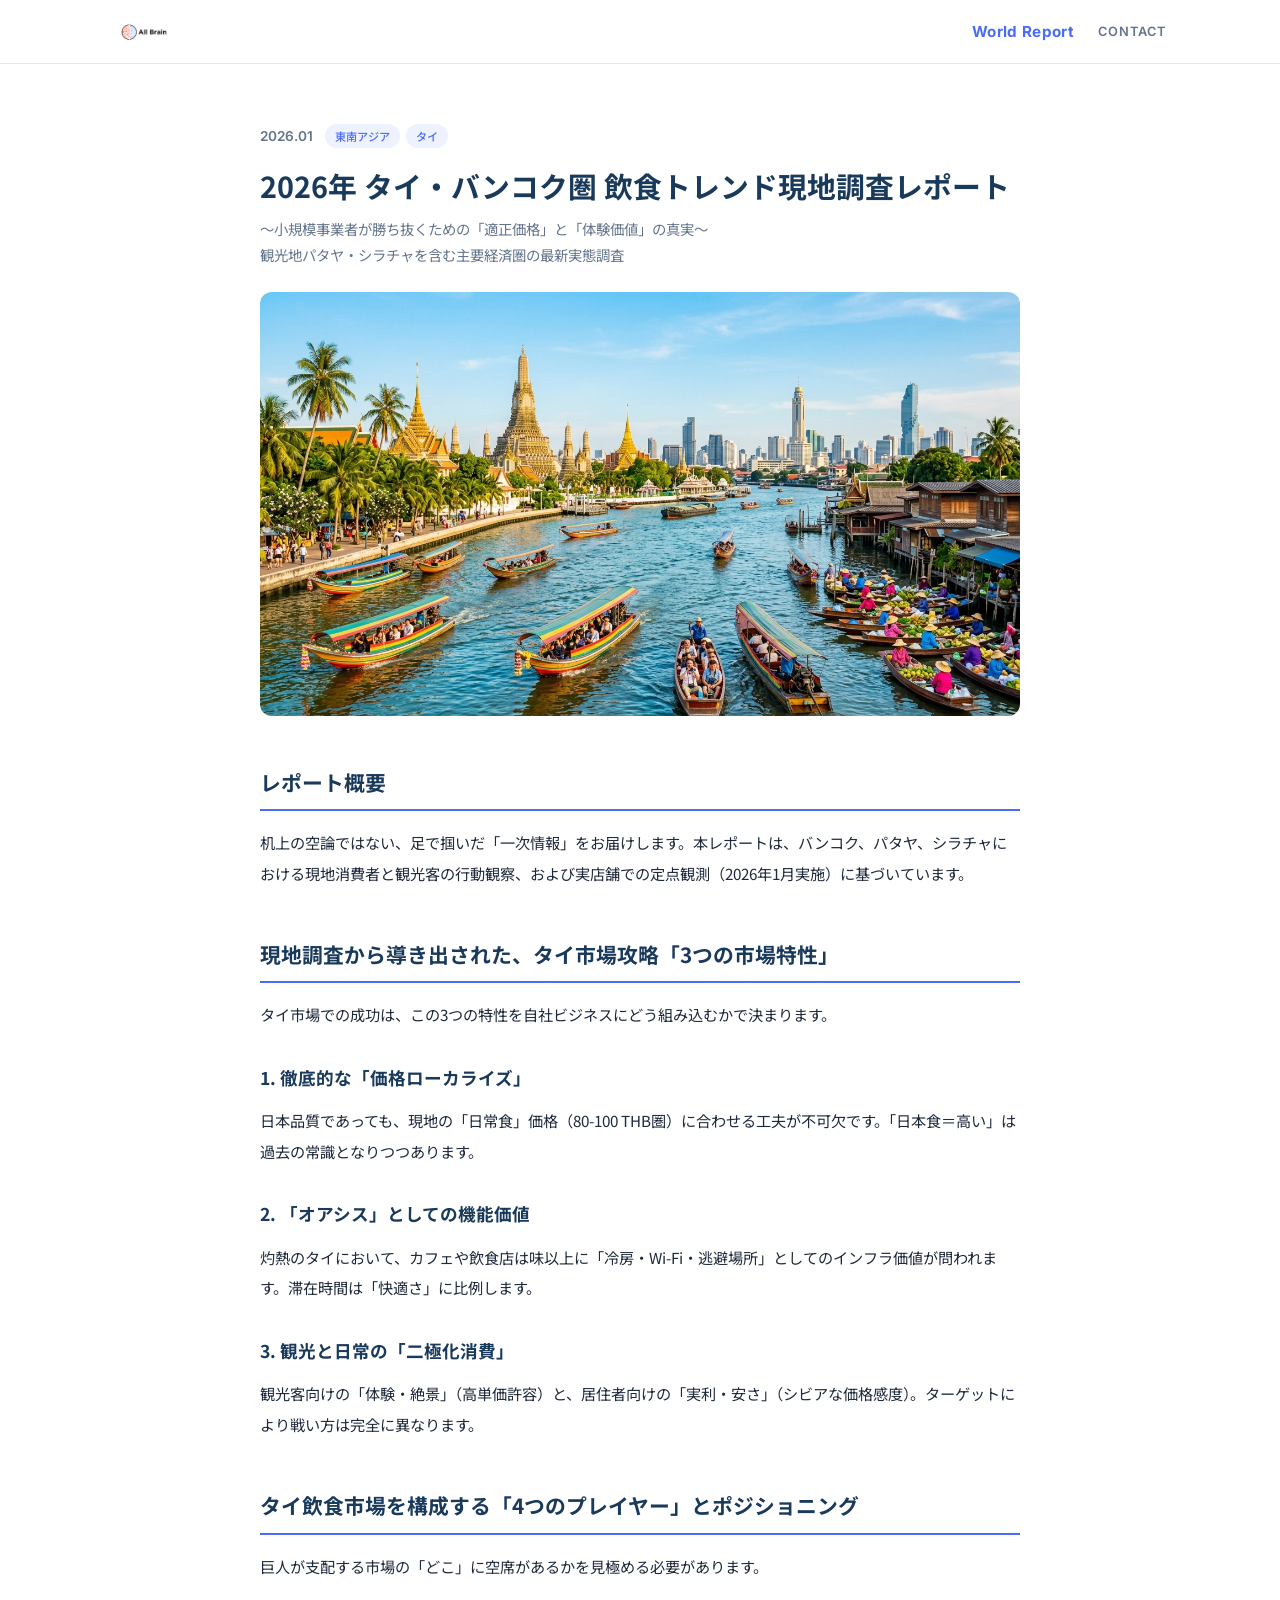
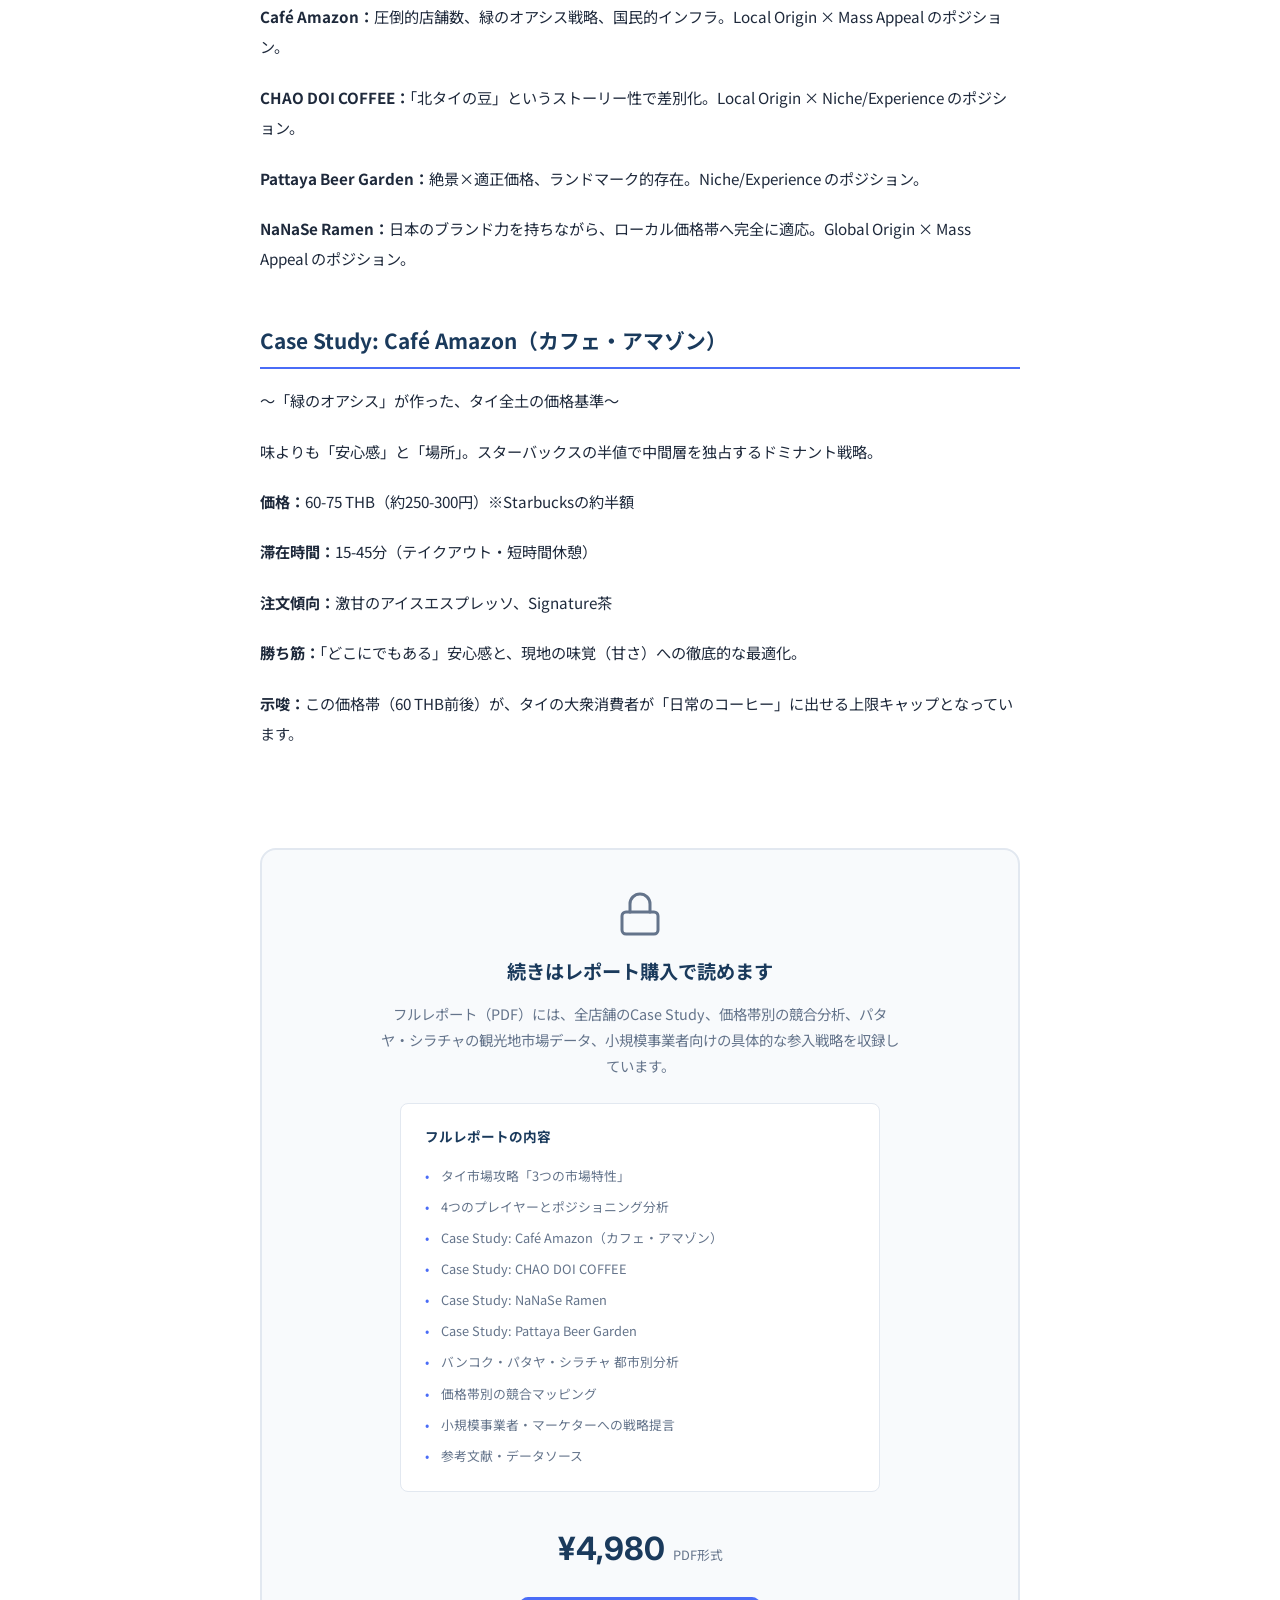
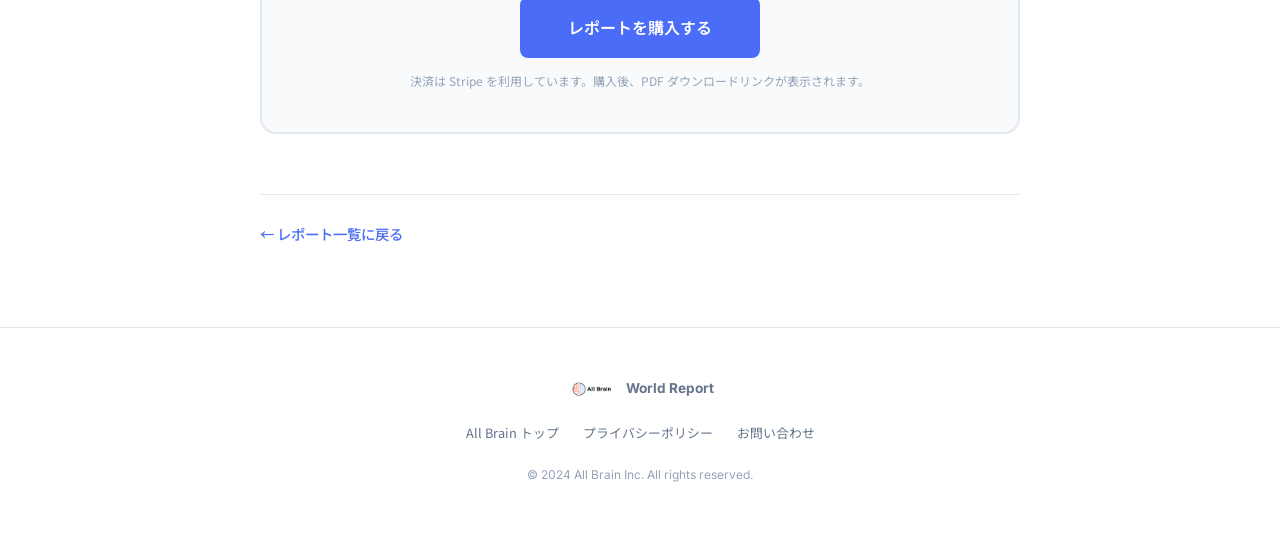
<file: articles/thailand.html>
<!DOCTYPE html>
<html lang="ja">
<head>
  <meta charset="UTF-8">
  <meta name="viewport" content="width=device-width, initial-scale=1.0">
  <title>2026年 タイ・バンコク圏 飲食トレンド現地調査レポート｜World Report</title>
  <meta name="description" content="バンコク・パタヤ・シラチャの飲食市場を現地調査。小規模事業者が勝ち抜くための「適正価格」と「体験価値」の真実。">
  <meta property="og:title" content="2026年 タイ・バンコク圏 飲食トレンド現地調査レポート｜World Report">
  <meta property="og:description" content="観光地パタヤ・シラチャを含む主要経済圏の最新実態調査。">
  <meta property="og:image" content="https://worldreport.allbrain.one/img/thumbnails/thailand-square.jpg">
  <link rel="icon" href="https://www.allbrain.one/img/logo-square.png">
  <link rel="preconnect" href="https://fonts.googleapis.com">
  <link rel="preconnect" href="https://fonts.gstatic.com" crossorigin>
  <link href="https://fonts.googleapis.com/css2?family=Noto+Sans+JP:wght@400;500;700&family=Inter:wght@400;500;600;700&display=swap" rel="stylesheet">
  <link rel="stylesheet" href="../css/style.css">
</head>
<body>

  <header class="header" id="header">
    <div class="header__inner">
      <a href="https://www.allbrain.one" class="header__logo-link">
        <img src="../img/logo-horizontal.png" alt="All Brain" class="header__logo">
      </a>
      <nav class="header__nav">
        <a href="../index.html" class="header__brand">World Report</a>
        <a href="https://www.allbrain.one/contact.html" class="header__nav-link">CONTACT</a>
      </nav>
    </div>
  </header>

  <article class="article-detail">
    <div class="article-detail__inner">

      <div class="article-detail__meta">
        <time class="article-detail__date">2026.01</time>
        <div class="article-detail__tags">
          <span class="article-card__tag">東南アジア</span>
          <span class="article-card__tag">タイ</span>
        </div>
      </div>

      <h1 class="article-detail__title">2026年 タイ・バンコク圏 飲食トレンド現地調査レポート</h1>
      <p class="article-detail__subtitle">〜小規模事業者が勝ち抜くための「適正価格」と「体験価値」の真実〜<br>観光地パタヤ・シラチャを含む主要経済圏の最新実態調査</p>

      <div class="article-detail__hero-img">
        <img src="../img/thumbnails/thailand.jpg" alt="2026年 タイ・バンコク圏 飲食トレンド現地調査レポート">
      </div>

      <div class="article-detail__content">

        <!-- ===== 無料公開エリア ===== -->
        <h2>レポート概要</h2>
        <p>机上の空論ではない、足で掴いだ「一次情報」をお届けします。本レポートは、バンコク、パタヤ、シラチャにおける現地消費者と観光客の行動観察、および実店舗での定点観測（2026年1月実施）に基づいています。</p>

        <h2>現地調査から導き出された、タイ市場攻略「3つの市場特性」</h2>
        <p>タイ市場での成功は、この3つの特性を自社ビジネスにどう組み込むかで決まります。</p>

        <h3>1. 徹底的な「価格ローカライズ」</h3>
        <p>日本品質であっても、現地の「日常食」価格（80-100 THB圏）に合わせる工夫が不可欠です。「日本食＝高い」は過去の常識となりつつあります。</p>

        <h3>2. 「オアシス」としての機能価値</h3>
        <p>灼熱のタイにおいて、カフェや飲食店は味以上に「冷房・Wi-Fi・逃避場所」としてのインフラ価値が問われます。滞在時間は「快適さ」に比例します。</p>

        <h3>3. 観光と日常の「二極化消費」</h3>
        <p>観光客向けの「体験・絶景」（高単価許容）と、居住者向けの「実利・安さ」（シビアな価格感度）。ターゲットにより戦い方は完全に異なります。</p>

        <h2>タイ飲食市場を構成する「4つのプレイヤー」とポジショニング</h2>
        <p>巨人が支配する市場の「どこ」に空席があるかを見極める必要があります。</p>

        <p><strong>Café Amazon：</strong>圧倒的店舗数、緑のオアシス戦略、国民的インフラ。Local Origin × Mass Appeal のポジション。</p>
        <p><strong>CHAO DOI COFFEE：</strong>「北タイの豆」というストーリー性で差別化。Local Origin × Niche/Experience のポジション。</p>
        <p><strong>Pattaya Beer Garden：</strong>絶景×適正価格、ランドマーク的存在。Niche/Experience のポジション。</p>
        <p><strong>NaNaSe Ramen：</strong>日本のブランド力を持ちながら、ローカル価格帯へ完全に適応。Global Origin × Mass Appeal のポジション。</p>

        <h2>Case Study: Café Amazon（カフェ・アマゾン）</h2>
        <p>〜「緑のオアシス」が作った、タイ全土の価格基準〜</p>
        <p>味よりも「安心感」と「場所」。スターバックスの半値で中間層を独占するドミナント戦略。</p>
        <p><strong>価格：</strong>60-75 THB（約250-300円）※Starbucksの約半額</p>
        <p><strong>滞在時間：</strong>15-45分（テイクアウト・短時間休憩）</p>
        <p><strong>注文傾向：</strong>激甘のアイスエスプレッソ、Signature茶</p>
        <p><strong>勝ち筋：</strong>「どこにでもある」安心感と、現地の味覚（甘さ）への徹底的な最適化。</p>
        <p><strong>示唆：</strong>この価格帯（60 THB前後）が、タイの大衆消費者が「日常のコーヒー」に出せる上限キャップとなっています。</p>

      </div>

      <!-- ===== ペイウォール ===== -->
      <div class="paywall">
        <div class="paywall__blur"></div>
        <div class="paywall__content">
          <div class="paywall__icon">
            <svg viewBox="0 0 24 24" fill="none" stroke="currentColor" stroke-width="1.5" stroke-linecap="round" stroke-linejoin="round"><rect x="3" y="11" width="18" height="11" rx="2" ry="2"/><path d="M7 11V7a5 5 0 0 1 10 0v4"/></svg>
          </div>
          <h3 class="paywall__title">続きはレポート購入で読めます</h3>
          <p class="paywall__description">フルレポート（PDF）には、全店舗のCase Study、価格帯別の競合分析、パタヤ・シラチャの観光地市場データ、小規模事業者向けの具体的な参入戦略を収録しています。</p>

          <div class="paywall__toc">
            <h4>フルレポートの内容</h4>
            <ul>
              <li>タイ市場攻略「3つの市場特性」</li>
              <li>4つのプレイヤーとポジショニング分析</li>
              <li>Case Study: Café Amazon（カフェ・アマゾン）</li>
              <li>Case Study: CHAO DOI COFFEE</li>
              <li>Case Study: NaNaSe Ramen</li>
              <li>Case Study: Pattaya Beer Garden</li>
              <li>バンコク・パタヤ・シラチャ 都市別分析</li>
              <li>価格帯別の競合マッピング</li>
              <li>小規模事業者・マーケターへの戦略提言</li>
              <li>参考文献・データソース</li>
            </ul>
          </div>

          <div class="paywall__price-box">
            <span class="paywall__price">¥4,980</span>
            <span class="paywall__format">PDF形式</span>
          </div>
          <a href="https://buy.stripe.com/eVqeVcaqH0eL0G89Co7g404" class="paywall__btn" target="_blank" rel="noopener">レポートを購入する</a>
          <p class="paywall__note">決済は Stripe を利用しています。購入後、PDF ダウンロードリンクが表示されます。</p>
        </div>
      </div>

      <div class="article-detail__back">
        <a href="../index.html" class="article-detail__back-link">← レポート一覧に戻る</a>
      </div>

    </div>
  </article>

  <footer class="footer">
    <div class="footer__inner">
      <div class="footer__top">
        <img src="../img/logo-horizontal.png" alt="All Brain" class="footer__logo">
        <p class="footer__brand">World Report</p>
      </div>
      <div class="footer__links">
        <a href="https://www.allbrain.one" class="footer__link">All Brain トップ</a>
        <a href="https://www.allbrain.one/privacy.html" class="footer__link">プライバシーポリシー</a>
        <a href="https://www.allbrain.one/contact.html" class="footer__link">お問い合わせ</a>
      </div>
      <p class="footer__copy">&copy; 2024 All Brain Inc. All rights reserved.</p>
    </div>
  </footer>

  <script src="../js/main.js"></script>
</body>
</html>
</file>
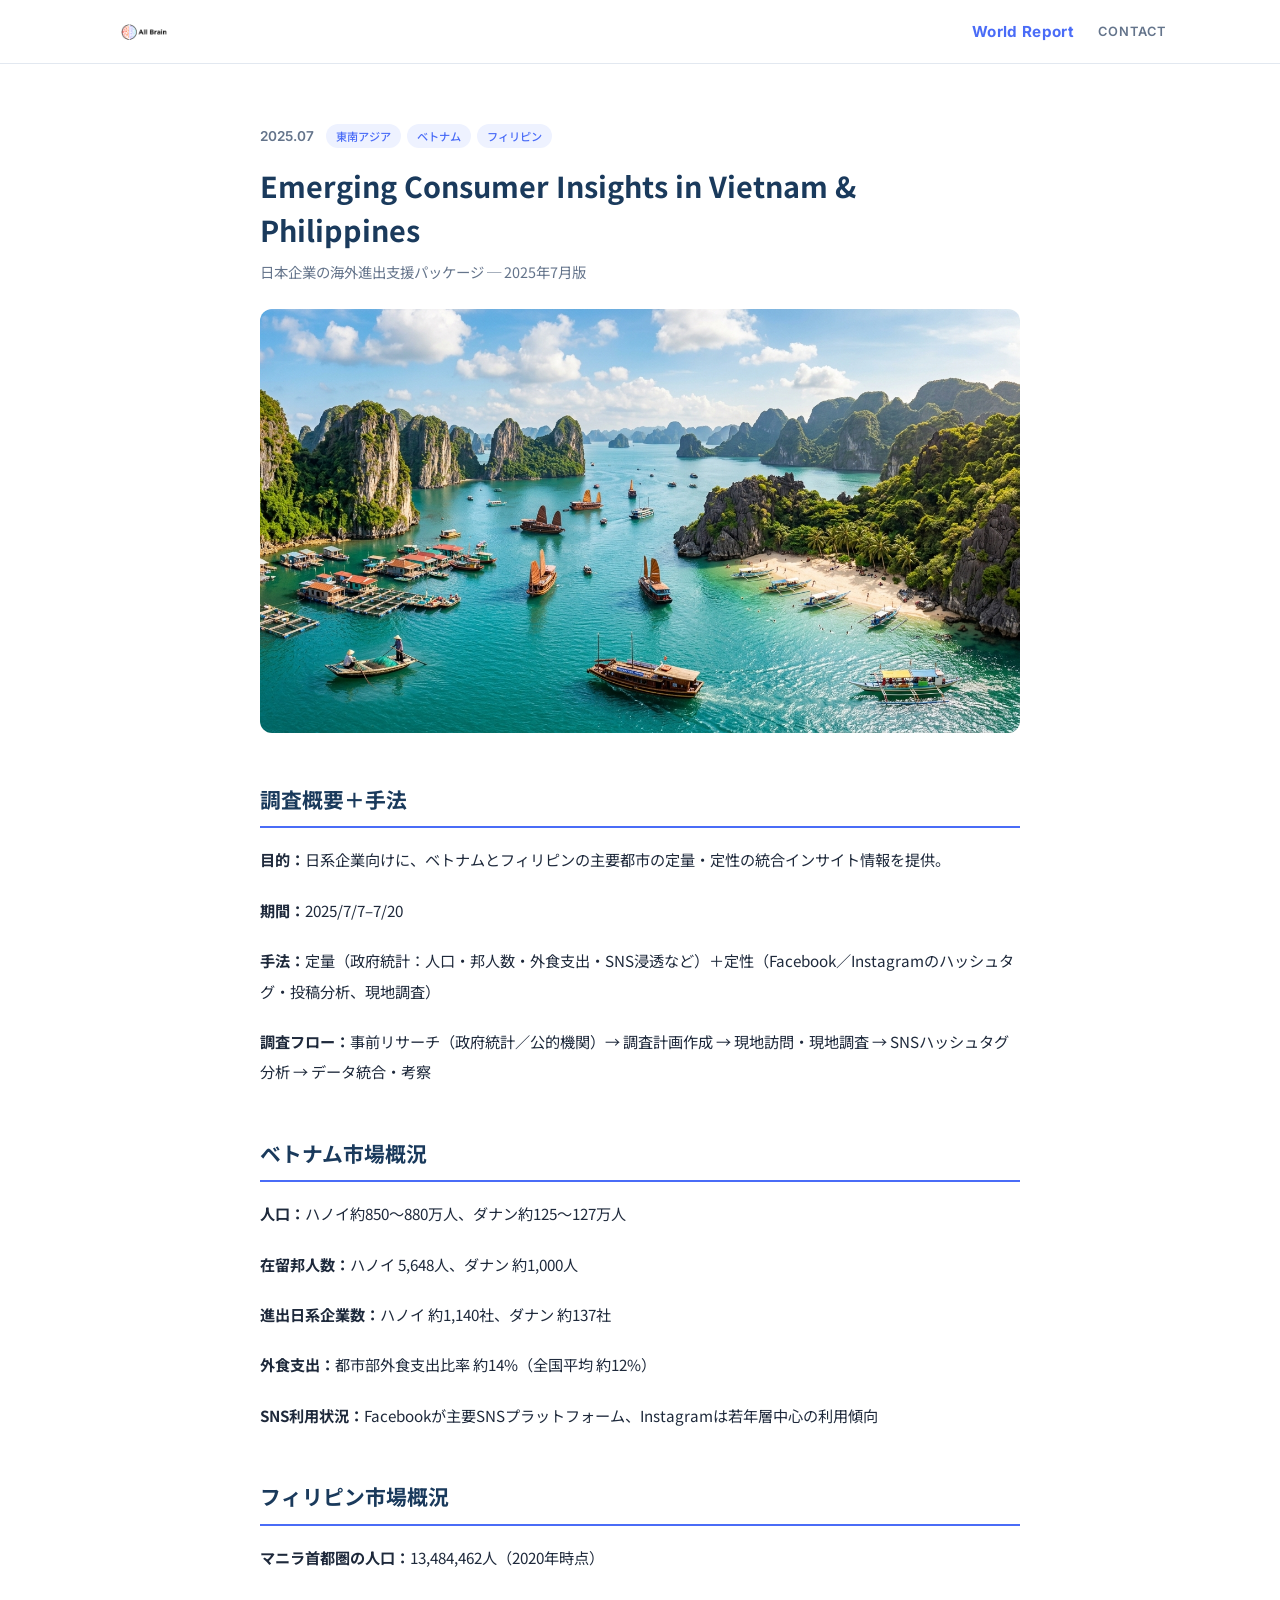
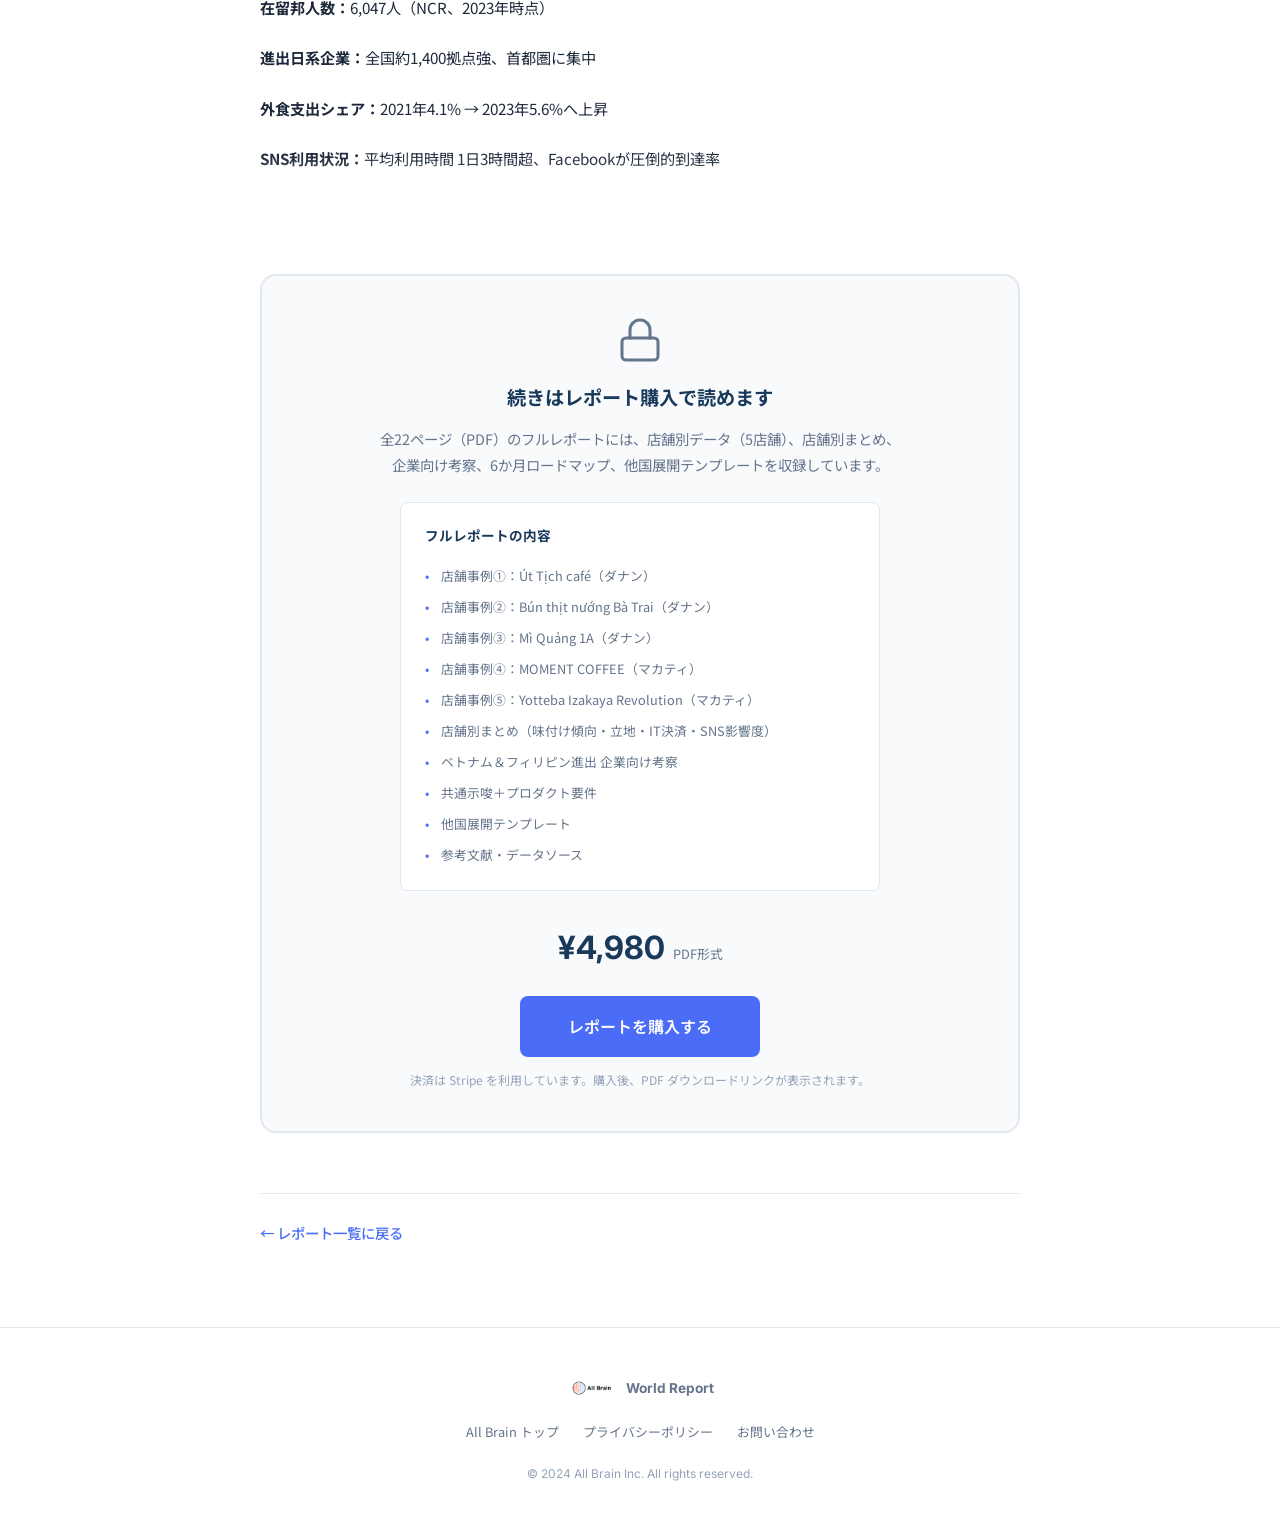
<file: articles/vietnam-philippines.html>
<!DOCTYPE html>
<html lang="ja">
<head>
  <meta charset="UTF-8">
  <meta name="viewport" content="width=device-width, initial-scale=1.0">
  <title>ベトナム＆フィリピン市場レポート｜World Report</title>
  <meta name="description" content="ベトナム（ハノイ・ダナン）とフィリピン（マニラ）の消費者動向・店舗事例を現地調査ベースで分析。">
  <meta property="og:image" content="https://worldreport.allbrain.one/img/thumbnails/vietnam-philippines-square.jpg">
  <link rel="icon" href="https://www.allbrain.one/img/logo-square.png">
  <link rel="preconnect" href="https://fonts.googleapis.com">
  <link rel="preconnect" href="https://fonts.gstatic.com" crossorigin>
  <link href="https://fonts.googleapis.com/css2?family=Noto+Sans+JP:wght@400;500;700&family=Inter:wght@400;500;600;700&display=swap" rel="stylesheet">
  <link rel="stylesheet" href="../css/style.css">
</head>
<body>

  <header class="header" id="header">
    <div class="header__inner">
      <a href="https://www.allbrain.one" class="header__logo-link">
        <img src="../img/logo-horizontal.png" alt="All Brain" class="header__logo">
      </a>
      <nav class="header__nav">
        <a href="../index.html" class="header__brand">World Report</a>
        <a href="https://www.allbrain.one/contact.html" class="header__nav-link">CONTACT</a>
      </nav>
    </div>
  </header>

  <article class="article-detail">
    <div class="article-detail__inner">

      <div class="article-detail__meta">
        <time class="article-detail__date">2025.07</time>
        <div class="article-detail__tags">
          <span class="article-card__tag">東南アジア</span>
          <span class="article-card__tag">ベトナム</span>
          <span class="article-card__tag">フィリピン</span>
        </div>
      </div>

      <h1 class="article-detail__title">Emerging Consumer Insights in Vietnam & Philippines</h1>
      <p class="article-detail__subtitle">日本企業の海外進出支援パッケージ ─ 2025年7月版</p>

      <div class="article-detail__hero-img">
        <img src="../img/thumbnails/vietnam-philippines.jpg" alt="ベトナム＆フィリピン市場レポート">
      </div>

      <div class="article-detail__content">

        <!-- ===== 無料公開エリア ===== -->
        <h2>調査概要＋手法</h2>
        <p><strong>目的：</strong>日系企業向けに、ベトナムとフィリピンの主要都市の定量・定性の統合インサイト情報を提供。</p>
        <p><strong>期間：</strong>2025/7/7–7/20</p>
        <p><strong>手法：</strong>定量（政府統計：人口・邦人数・外食支出・SNS浸透など）＋定性（Facebook／Instagramのハッシュタグ・投稿分析、現地調査）</p>
        <p><strong>調査フロー：</strong>事前リサーチ（政府統計／公的機関）→ 調査計画作成 → 現地訪問・現地調査 → SNSハッシュタグ分析 → データ統合・考察</p>

        <h2>ベトナム市場概況</h2>
        <p><strong>人口：</strong>ハノイ約850〜880万人、ダナン約125〜127万人</p>
        <p><strong>在留邦人数：</strong>ハノイ 5,648人、ダナン 約1,000人</p>
        <p><strong>進出日系企業数：</strong>ハノイ 約1,140社、ダナン 約137社</p>
        <p><strong>外食支出：</strong>都市部外食支出比率 約14%（全国平均 約12%）</p>
        <p><strong>SNS利用状況：</strong>Facebookが主要SNSプラットフォーム、Instagramは若年層中心の利用傾向</p>

        <h2>フィリピン市場概況</h2>
        <p><strong>マニラ首都圏の人口：</strong>13,484,462人（2020年時点）</p>
        <p><strong>在留邦人数：</strong>6,047人（NCR、2023年時点）</p>
        <p><strong>進出日系企業：</strong>全国約1,400拠点強、首都圏に集中</p>
        <p><strong>外食支出シェア：</strong>2021年4.1% → 2023年5.6%へ上昇</p>
        <p><strong>SNS利用状況：</strong>平均利用時間 1日3時間超、Facebookが圧倒的到達率</p>

      </div>

      <!-- ===== ペイウォール ===== -->
      <div class="paywall">
        <div class="paywall__blur"></div>
        <div class="paywall__content">
          <div class="paywall__icon">
            <svg viewBox="0 0 24 24" fill="none" stroke="currentColor" stroke-width="1.5" stroke-linecap="round" stroke-linejoin="round"><rect x="3" y="11" width="18" height="11" rx="2" ry="2"/><path d="M7 11V7a5 5 0 0 1 10 0v4"/></svg>
          </div>
          <h3 class="paywall__title">続きはレポート購入で読めます</h3>
          <p class="paywall__description">全22ページ（PDF）のフルレポートには、店舗別データ（5店舗）、店舗別まとめ、企業向け考察、6か月ロードマップ、他国展開テンプレートを収録しています。</p>

          <div class="paywall__toc">
            <h4>フルレポートの内容</h4>
            <ul>
              <li>店舗事例①：Út Tịch café（ダナン）</li>
              <li>店舗事例②：Bún thịt nướng Bà Trai（ダナン）</li>
              <li>店舗事例③：Mì Quảng 1A（ダナン）</li>
              <li>店舗事例④：MOMENT COFFEE（マカティ）</li>
              <li>店舗事例⑤：Yotteba Izakaya Revolution（マカティ）</li>
              <li>店舗別まとめ（味付け傾向・立地・IT決済・SNS影響度）</li>
              <li>ベトナム＆フィリピン進出 企業向け考察</li>
              <li>共通示唆＋プロダクト要件</li>
              <li>他国展開テンプレート</li>
              <li>参考文献・データソース</li>
            </ul>
          </div>

          <div class="paywall__price-box">
            <span class="paywall__price">¥4,980</span>
            <span class="paywall__format">PDF形式</span>
          </div>
          <a href="https://buy.stripe.com/9B6fZg1UbgdJ0G84i47g402" class="paywall__btn" target="_blank" rel="noopener">レポートを購入する</a>
          <p class="paywall__note">決済は Stripe を利用しています。購入後、PDF ダウンロードリンクが表示されます。</p>
        </div>
      </div>

      <div class="article-detail__back">
        <a href="../index.html" class="article-detail__back-link">← レポート一覧に戻る</a>
      </div>

    </div>
  </article>

  <footer class="footer">
    <div class="footer__inner">
      <div class="footer__top">
        <img src="../img/logo-horizontal.png" alt="All Brain" class="footer__logo">
        <p class="footer__brand">World Report</p>
      </div>
      <div class="footer__links">
        <a href="https://www.allbrain.one" class="footer__link">All Brain トップ</a>
        <a href="https://www.allbrain.one/privacy.html" class="footer__link">プライバシーポリシー</a>
        <a href="https://www.allbrain.one/contact.html" class="footer__link">お問い合わせ</a>
      </div>
      <p class="footer__copy">&copy; 2024 All Brain Inc. All rights reserved.</p>
    </div>
  </footer>

  <script src="../js/main.js"></script>
</body>
</html>
</file>
<file: css/style.css>
/* ======================================
   World Report - Style (Light Theme)
   ====================================== */

/* ---------- Reset & Base ---------- */
*, *::before, *::after { margin: 0; padding: 0; box-sizing: border-box; }

:root {
  --color-primary: #1a3a5c;
  --color-accent: #4a6cf7;
  --color-accent-dark: #3a56d4;
  --color-accent-light: #eef2ff;
  --color-orange: #e8614d;
  --color-purple: #7c5cbf;
  --color-cyan: #0ea5e9;
  --color-green: #22c55e;
  --color-text: #1e293b;
  --color-text-light: #64748b;
  --color-bg: #ffffff;
  --color-bg-gray: #f8fafc;
  --color-bg-hero: #f0f4ff;
  --color-border: #e2e8f0;
  --font-jp: 'Noto Sans JP', sans-serif;
  --font-en: 'Inter', sans-serif;
  --max-width: 1100px;
  --header-height: 64px;
}

html { scroll-behavior: smooth; }

body {
  font-family: var(--font-jp);
  color: var(--color-text);
  background: var(--color-bg);
  line-height: 1.8;
  -webkit-font-smoothing: antialiased;
}

a { color: inherit; text-decoration: none; }
img { max-width: 100%; height: auto; display: block; }

/* ---------- Header ---------- */
.header {
  position: fixed;
  top: 0; left: 0; right: 0;
  z-index: 1000;
  background: rgba(255,255,255,0.95);
  backdrop-filter: blur(8px);
  border-bottom: 1px solid var(--color-border);
  height: var(--header-height);
}

.header__inner {
  max-width: var(--max-width);
  margin: 0 auto;
  padding: 0 24px;
  height: 100%;
  display: flex;
  align-items: center;
  justify-content: space-between;
}

.header__logo { height: 28px; width: auto; }

.header__nav {
  display: flex;
  align-items: center;
  gap: 24px;
}

.header__brand {
  font-family: var(--font-en);
  font-weight: 700;
  font-size: 0.95rem;
  color: var(--color-accent);
  letter-spacing: 0.02em;
}

a.header__brand:hover { opacity: 0.7; }

.header__nav-link {
  font-family: var(--font-en);
  font-size: 0.8rem;
  font-weight: 600;
  letter-spacing: 0.08em;
  color: var(--color-text-light);
  transition: color 0.3s;
}

.header__nav-link:hover { color: var(--color-accent); }

/* ---------- Hero (Light) ---------- */
.hero {
  margin-top: var(--header-height);
  padding: 100px 24px 80px;
  background: linear-gradient(135deg, var(--color-bg-hero) 0%, #e0ecff 50%, #f0f4ff 100%);
  color: var(--color-text);
  text-align: center;
  position: relative;
  overflow: hidden;
}

.hero::before {
  content: '';
  position: absolute;
  top: -50%;
  right: -20%;
  width: 600px;
  height: 600px;
  background: radial-gradient(circle, rgba(74,108,247,0.08) 0%, transparent 70%);
  border-radius: 50%;
  pointer-events: none;
}

.hero::after {
  content: '';
  position: absolute;
  bottom: -30%;
  left: -10%;
  width: 400px;
  height: 400px;
  background: radial-gradient(circle, rgba(14,165,233,0.06) 0%, transparent 70%);
  border-radius: 50%;
  pointer-events: none;
}

.hero__inner { max-width: var(--max-width); margin: 0 auto; position: relative; z-index: 1; }

.hero__label {
  font-family: var(--font-en);
  font-size: 0.85rem;
  font-weight: 600;
  letter-spacing: 0.15em;
  color: var(--color-accent);
  margin-bottom: 20px;
}

.hero__title {
  font-size: 2.2rem;
  font-weight: 700;
  line-height: 1.5;
  margin-bottom: 20px;
  color: var(--color-primary);
}

.hero__description {
  font-size: 0.95rem;
  color: var(--color-text-light);
  line-height: 1.9;
}

/* ---------- Features ---------- */
.features { padding: 80px 24px; background: var(--color-bg); }
.features__inner { max-width: var(--max-width); margin: 0 auto; }

.features__grid {
  display: grid;
  grid-template-columns: repeat(3, 1fr);
  gap: 24px;
}

.features__card {
  background: var(--color-bg-gray);
  border-radius: 12px;
  padding: 32px 24px;
  text-align: center;
  border: 1px solid var(--color-border);
  transition: transform 0.3s, box-shadow 0.3s;
}

.features__card:hover {
  transform: translateY(-4px);
  box-shadow: 0 8px 24px rgba(0,0,0,0.06);
}

.features__icon {
  width: 36px; height: 36px;
  margin: 0 auto 16px;
  color: var(--color-accent);
}

.features__icon svg { width: 100%; height: 100%; }
.features__card-title { font-size: 1rem; font-weight: 700; margin-bottom: 8px; color: var(--color-primary); }
.features__card-text { font-size: 0.85rem; color: var(--color-text-light); line-height: 1.8; }

/* ---------- Articles Section ---------- */
.articles { padding: 80px 24px; background: var(--color-bg-gray); }
.articles__inner { max-width: var(--max-width); margin: 0 auto; }

.articles__label {
  font-family: var(--font-en);
  font-size: 0.8rem;
  font-weight: 600;
  letter-spacing: 0.15em;
  color: var(--color-accent);
  margin-bottom: 8px;
}

.articles__heading { font-size: 1.6rem; font-weight: 700; margin-bottom: 32px; color: var(--color-primary); }

.articles__filter { display: flex; gap: 8px; margin-bottom: 32px; flex-wrap: wrap; }

.articles__filter-btn {
  font-family: var(--font-jp);
  font-size: 0.8rem;
  font-weight: 500;
  padding: 6px 16px;
  border-radius: 20px;
  border: 1px solid var(--color-border);
  background: #fff;
  color: var(--color-text-light);
  cursor: pointer;
  transition: all 0.3s;
}

.articles__filter-btn:hover,
.articles__filter-btn.is-active {
  background: var(--color-accent);
  color: #fff;
  border-color: var(--color-accent);
}

.articles__grid {
  display: grid;
  grid-template-columns: repeat(3, 1fr);
  gap: 24px;
}

/* ---------- Article Card ---------- */
.article-card {
  display: flex;
  flex-direction: column;
  border-radius: 12px;
  overflow: hidden;
  border: 1px solid var(--color-border);
  background: #fff;
  transition: transform 0.3s, box-shadow 0.3s;
}

.article-card:hover {
  transform: translateY(-4px);
  box-shadow: 0 8px 24px rgba(0,0,0,0.06);
}

.article-card__thumb {
  position: relative;
  aspect-ratio: 16/9;
  overflow: hidden;
  background: var(--color-bg-gray);
}

.article-card__thumb img {
  width: 100%; height: 100%;
  object-fit: cover;
  transition: transform 0.4s;
}

.article-card:hover .article-card__thumb img { transform: scale(1.05); }

.article-card__date {
  position: absolute;
  top: 12px; left: 12px;
  font-family: var(--font-en);
  font-size: 0.75rem;
  font-weight: 600;
  background: rgba(26,58,92,0.8);
  color: #fff;
  padding: 3px 10px;
  border-radius: 4px;
}

.article-card__body {
  padding: 20px;
  display: flex;
  flex-direction: column;
  flex: 1;
}

.article-card__tags { display: flex; gap: 6px; margin-bottom: 10px; flex-wrap: wrap; }

.article-card__tag {
  font-size: 0.7rem;
  font-weight: 500;
  padding: 2px 10px;
  border-radius: 12px;
  background: var(--color-accent-light);
  color: var(--color-accent);
}

.article-card__tag--free {
  background: #dcfce7;
  color: #16a34a;
}

.article-card__title {
  font-size: 0.95rem;
  font-weight: 700;
  line-height: 1.6;
  margin-bottom: 8px;
  color: var(--color-primary);
}

.article-card__excerpt {
  font-size: 0.8rem;
  color: var(--color-text-light);
  line-height: 1.7;
  display: -webkit-box;
  -webkit-line-clamp: 3;
  -webkit-box-orient: vertical;
  overflow: hidden;
  flex: 1;
}

.article-card__price {
  display: inline-block;
  margin-top: 12px;
  font-family: var(--font-en);
  font-size: 0.85rem;
  font-weight: 700;
  color: var(--color-accent);
}

.article-card__price--free {
  color: var(--color-green);
}

/* ---------- Article Detail ---------- */
.article-detail {
  margin-top: var(--header-height);
  padding: 60px 24px 80px;
  background: var(--color-bg);
}

.article-detail__inner { max-width: 760px; margin: 0 auto; }

.article-detail__meta {
  display: flex;
  align-items: center;
  gap: 12px;
  margin-bottom: 16px;
}

.article-detail__date {
  font-family: var(--font-en);
  font-size: 0.85rem;
  font-weight: 600;
  color: var(--color-text-light);
}

.article-detail__tags { display: flex; gap: 6px; }

.article-detail__title {
  font-size: 1.8rem;
  font-weight: 700;
  line-height: 1.5;
  margin-bottom: 8px;
  color: var(--color-primary);
}

.article-detail__subtitle {
  font-size: 0.9rem;
  color: var(--color-text-light);
  margin-bottom: 24px;
}

.article-detail__hero-img {
  border-radius: 12px;
  overflow: hidden;
  margin-bottom: 40px;
}

.article-detail__hero-img img { width: 100%; }

/* Free banner */
.article-detail__free-banner {
  background: linear-gradient(135deg, #ecfdf5, #d1fae5);
  border: 1px solid #a7f3d0;
  border-radius: 8px;
  padding: 16px 20px;
  margin-bottom: 40px;
}

.article-detail__free-banner p {
  font-size: 0.9rem;
  color: #065f46;
  margin: 0;
}

/* Article content */
.article-detail__content h2 {
  font-size: 1.3rem;
  font-weight: 700;
  margin-top: 48px;
  margin-bottom: 16px;
  padding-bottom: 8px;
  border-bottom: 2px solid var(--color-accent);
  color: var(--color-primary);
}

.article-detail__content h3 {
  font-size: 1.1rem;
  font-weight: 700;
  margin-top: 32px;
  margin-bottom: 12px;
  color: var(--color-primary);
}

.article-detail__content p {
  font-size: 0.95rem;
  line-height: 2;
  margin-bottom: 20px;
  color: var(--color-text);
}

.article-detail__content img { border-radius: 8px; margin: 24px 0; }

.article-detail__content ul,
.article-detail__content ol { padding-left: 1.5em; margin-bottom: 20px; }

.article-detail__content li {
  font-size: 0.95rem;
  line-height: 2;
  margin-bottom: 4px;
}

/* Back link */
.article-detail__back {
  margin-top: 60px;
  padding-top: 24px;
  border-top: 1px solid var(--color-border);
}

.article-detail__back-link {
  font-size: 0.9rem;
  font-weight: 500;
  color: var(--color-accent);
  transition: opacity 0.3s;
}

.article-detail__back-link:hover { opacity: 0.7; }

/* Upsell */
.article-detail__upsell {
  margin-top: 60px;
  padding: 32px;
  background: var(--color-bg-gray);
  border-radius: 12px;
}

.article-detail__upsell h3 {
  font-size: 1.1rem;
  font-weight: 700;
  margin-bottom: 20px;
  color: var(--color-primary);
}

.article-detail__upsell-grid {
  display: grid;
  grid-template-columns: repeat(2, 1fr);
  gap: 12px;
}

.article-detail__upsell-card {
  display: flex;
  justify-content: space-between;
  align-items: center;
  padding: 16px 20px;
  background: #fff;
  border-radius: 8px;
  border: 1px solid var(--color-border);
  transition: border-color 0.3s, transform 0.3s;
}

.article-detail__upsell-card:hover {
  border-color: var(--color-accent);
  transform: translateY(-2px);
}

.article-detail__upsell-country {
  font-size: 0.9rem;
  font-weight: 600;
}

.article-detail__upsell-price {
  font-family: var(--font-en);
  font-size: 0.85rem;
  font-weight: 700;
  color: var(--color-accent);
}

/* ---------- Paywall ---------- */
.paywall {
  position: relative;
  margin-top: -40px;
}

.paywall__blur {
  height: 120px;
  background: linear-gradient(to bottom, rgba(255,255,255,0), rgba(255,255,255,1));
  pointer-events: none;
}

.paywall__content {
  text-align: center;
  padding: 40px 32px;
  background: var(--color-bg-gray);
  border-radius: 16px;
  border: 2px solid var(--color-border);
}

.paywall__icon {
  width: 48px; height: 48px;
  margin: 0 auto 16px;
  color: var(--color-text-light);
}

.paywall__icon svg { width: 100%; height: 100%; }

.paywall__title {
  font-size: 1.2rem;
  font-weight: 700;
  margin-bottom: 12px;
  color: var(--color-primary);
}

.paywall__description {
  font-size: 0.9rem;
  color: var(--color-text-light);
  line-height: 1.8;
  margin-bottom: 24px;
  max-width: 520px;
  margin-left: auto;
  margin-right: auto;
}

.paywall__toc {
  text-align: left;
  max-width: 480px;
  margin: 0 auto 28px;
  padding: 20px 24px;
  background: #fff;
  border-radius: 8px;
  border: 1px solid var(--color-border);
}

.paywall__toc h4 {
  font-size: 0.85rem;
  font-weight: 700;
  margin-bottom: 12px;
  color: var(--color-primary);
}

.paywall__toc ul {
  list-style: none;
  padding: 0;
}

.paywall__toc li {
  font-size: 0.8rem;
  color: var(--color-text-light);
  padding: 4px 0;
  padding-left: 16px;
  position: relative;
}

.paywall__toc li::before {
  content: '•';
  position: absolute;
  left: 0;
  color: var(--color-accent);
}

.paywall__price-box {
  display: flex;
  align-items: baseline;
  justify-content: center;
  gap: 8px;
  margin-bottom: 20px;
}

.paywall__price {
  font-family: var(--font-en);
  font-size: 2rem;
  font-weight: 700;
  color: var(--color-primary);
}

.paywall__format {
  font-size: 0.8rem;
  color: var(--color-text-light);
}

.paywall__btn {
  display: inline-block;
  padding: 16px 48px;
  background: var(--color-accent);
  color: #fff;
  font-size: 1rem;
  font-weight: 600;
  border-radius: 8px;
  transition: background 0.3s, transform 0.3s;
}

.paywall__btn:hover {
  background: var(--color-accent-dark);
  transform: translateY(-2px);
}

.paywall__note {
  font-size: 0.75rem;
  color: #94a3b8;
  margin-top: 12px;
}

/* ---------- CTA (Light) ---------- */
.cta {
  padding: 80px 24px;
  background: linear-gradient(135deg, var(--color-bg-hero) 0%, #dbeafe 100%);
  color: var(--color-text);
  text-align: center;
}

.cta__inner { max-width: var(--max-width); margin: 0 auto; }

.cta__title {
  font-size: 1.5rem;
  font-weight: 700;
  margin-bottom: 16px;
  color: var(--color-primary);
}

.cta__description {
  font-size: 0.9rem;
  color: var(--color-text-light);
  line-height: 1.9;
  margin-bottom: 32px;
}

.cta__btn {
  display: inline-block;
  padding: 14px 40px;
  background: var(--color-accent);
  color: #fff;
  font-size: 0.9rem;
  font-weight: 600;
  border-radius: 8px;
  transition: background 0.3s, transform 0.3s;
}

.cta__btn:hover {
  background: var(--color-accent-dark);
  transform: translateY(-2px);
}

/* ---------- Footer ---------- */
.footer {
  padding: 48px 24px;
  border-top: 1px solid var(--color-border);
  text-align: center;
  background: var(--color-bg);
}

.footer__inner { max-width: var(--max-width); margin: 0 auto; }

.footer__top {
  display: flex;
  align-items: center;
  justify-content: center;
  gap: 12px;
  margin-bottom: 20px;
}

.footer__logo { height: 24px; width: auto; }

.footer__brand {
  font-family: var(--font-en);
  font-weight: 700;
  font-size: 0.85rem;
  color: var(--color-text-light);
}

.footer__links {
  display: flex;
  justify-content: center;
  gap: 24px;
  margin-bottom: 20px;
}

.footer__link {
  font-size: 0.8rem;
  color: var(--color-text-light);
  transition: color 0.3s;
}

.footer__link:hover { color: var(--color-accent); }

.footer__copy {
  font-family: var(--font-en);
  font-size: 0.75rem;
  color: #94a3b8;
}

/* ---------- Responsive ---------- */
@media (max-width: 768px) {
  .hero { padding: 70px 20px 60px; }
  .hero__title { font-size: 1.5rem; }
  .hero__description { font-size: 0.85rem; }
  .hero__description br { display: none; }

  .features__grid { grid-template-columns: 1fr; gap: 16px; }
  .features__card { padding: 24px 20px; }

  .articles__grid { grid-template-columns: 1fr; gap: 16px; }
  .articles__heading { font-size: 1.3rem; }

  .article-detail__title { font-size: 1.3rem; }
  .article-detail__content h2 { font-size: 1.1rem; }

  .article-detail__upsell-grid { grid-template-columns: 1fr; }

  .paywall__content { padding: 32px 20px; }
  .paywall__price { font-size: 1.6rem; }
  .paywall__btn { padding: 14px 32px; font-size: 0.9rem; }

  .cta__title { font-size: 1.2rem; }
  .cta__description { font-size: 0.85rem; }
  .cta__description br { display: none; }

  .footer__links { flex-direction: column; gap: 12px; }
}

@media (min-width: 769px) and (max-width: 1024px) {
  .articles__grid { grid-template-columns: repeat(2, 1fr); }
}
</file>
